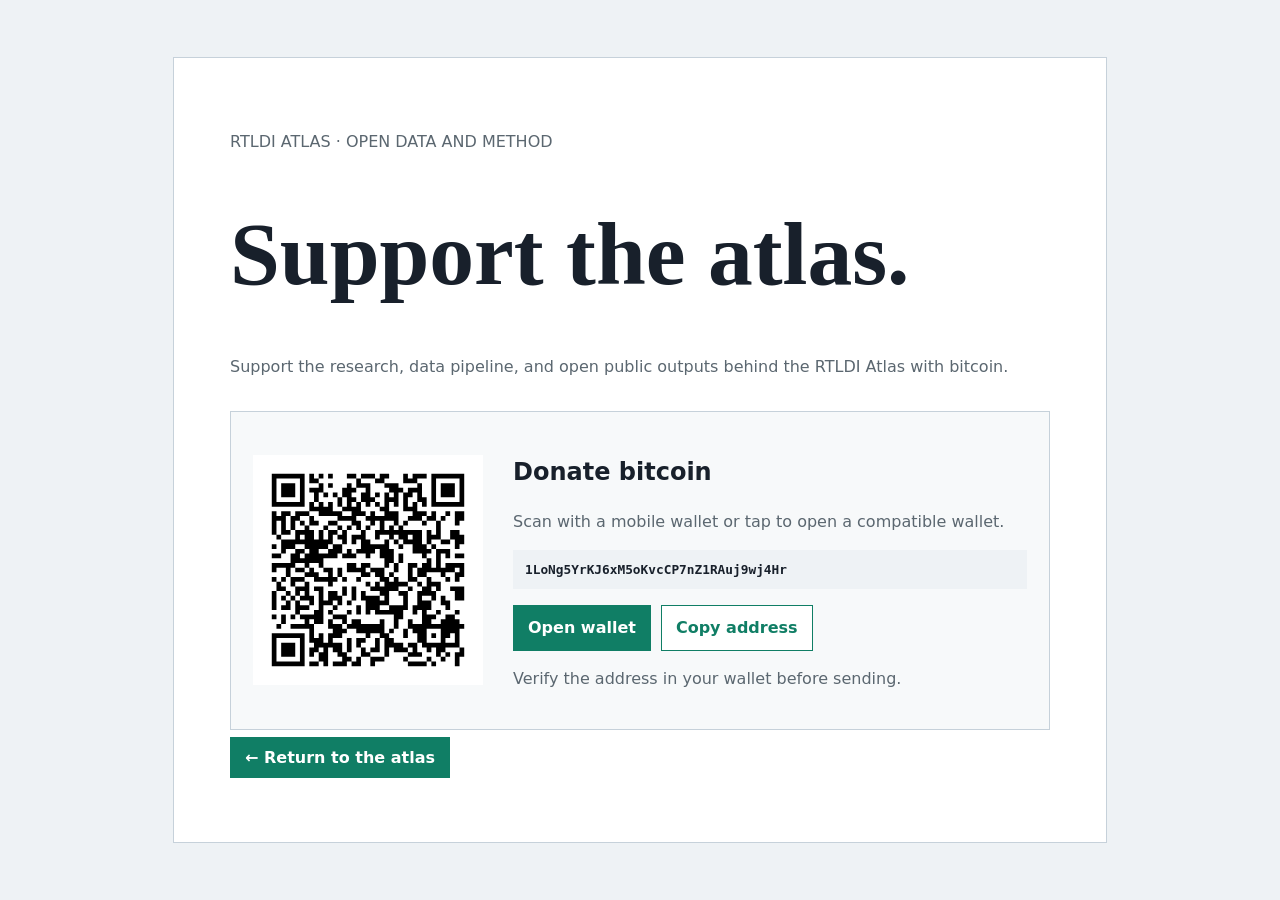
<file: donate.html>
<!doctype html><html lang="en"><head><meta charset="utf-8"><meta name="viewport" content="width=device-width,initial-scale=1"><title>Support RTLDI Atlas</title><style>:root{color:#18202b;background:#eef2f5;font:16px/1.5 Inter,system-ui,sans-serif}body{margin:0;min-height:100vh;display:grid;place-items:center}main{width:min(820px,calc(100% - 32px));padding:clamp(24px,5vw,56px);border:1px solid #c6d1da;background:#fff}h1{font:700 clamp(2.4rem,7vw,6rem)/.9 Georgia,serif}p{color:#5b6770}.card{display:grid;grid-template-columns:230px 1fr;gap:30px;align-items:center;margin-top:32px;padding:22px;border:1px solid #c6d1da;background:#f7f9fa}.qr{width:230px;background:#fff}.address{display:block;overflow-wrap:anywhere;padding:12px;background:#eef2f5;font:700 .8rem ui-monospace,monospace}.actions{display:flex;flex-wrap:wrap;gap:10px;margin-top:16px}a,button{padding:10px 14px;border:1px solid #107e65;background:#fff;color:#107e65;font:inherit;font-weight:700;text-decoration:none;cursor:pointer}a:first-child{background:#107e65;color:#fff}@media(max-width:600px){.card{grid-template-columns:1fr}.qr{width:min(230px,100%)}}</style></head><body><main><p>RTLDI ATLAS · OPEN DATA AND METHOD</p><h1>Support the atlas.</h1><p>Support the research, data pipeline, and open public outputs behind the RTLDI Atlas with bitcoin.</p><section class="card"><img class="qr" src="bitcoin-donation.svg" alt="QR code for a bitcoin donation"><div><h2>Donate bitcoin</h2><p>Scan with a mobile wallet or tap to open a compatible wallet.</p><code class="address">1LoNg5YrKJ6xM5oKvcCP7nZ1RAuj9wj4Hr</code><div class="actions"><a href="bitcoin:1LoNg5YrKJ6xM5oKvcCP7nZ1RAuj9wj4Hr?message=Support%20independent%20research%20and%20public%20tools">Open wallet</a><button id="copy" type="button">Copy address</button></div><p id="status">Verify the address in your wallet before sending.</p></div></section><p><a href="outputs/html-atlas/index.html">← Return to the atlas</a></p></main><script>copy.onclick=async()=>{try{await navigator.clipboard.writeText('1LoNg5YrKJ6xM5oKvcCP7nZ1RAuj9wj4Hr');status.textContent='Address copied.'}catch(_){status.textContent='Select the address to copy it.'}}</script></body></html>
</file>
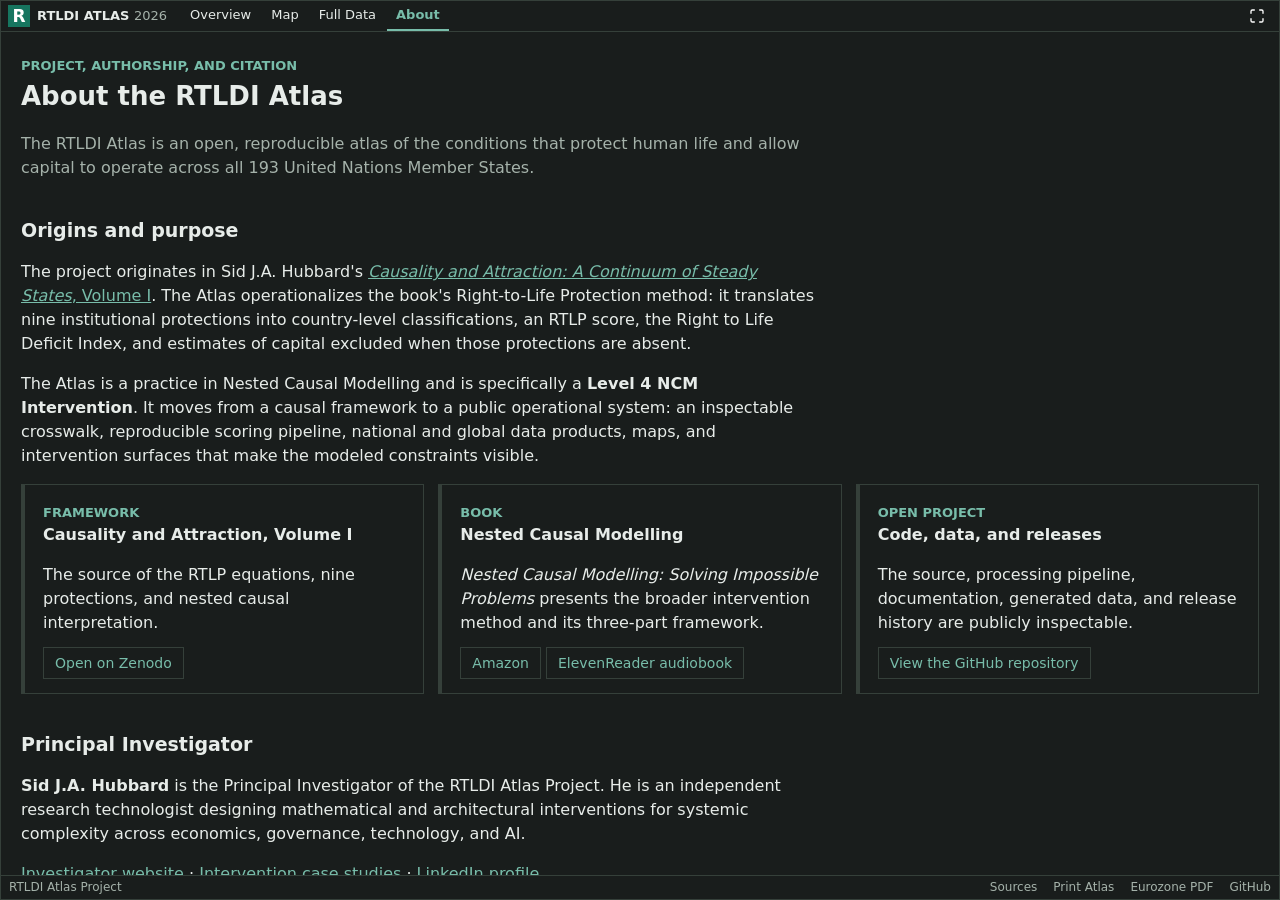
<file: outputs/html-atlas/about.html>
<!DOCTYPE html>
<html lang="en"><head>
<!-- RTLDI app frame -->
<link rel="manifest" href="manifest.webmanifest">
<meta name="theme-color" content="#16755f">
<meta name="apple-mobile-web-app-capable" content="yes">
<link rel="apple-touch-icon" href="assets/icon-180.png">
<link rel="icon" href="assets/icon-192.png" type="image/png">
<link rel="stylesheet" href="embedded.css">
<script src="bootstrap.js"></script>
<meta charset="UTF-8"><meta name="viewport" content="width=device-width,initial-scale=1">
<title>About the RTLDI Atlas | RTLDI Atlas 2026</title>
<script>
(function () {
  var now = new Date();
  var hour = now.getHours() + now.getMinutes() / 60;
  document.documentElement.dataset.theme = (hour < 7 || hour >= 19) ? 'night' : 'day';
})();
</script>
<style>
:root{--ink:#18202b;--muted:#5b6770;--rule:#c6d1da;--panel:#f4f8fa;--accent:#107e65;--warn:#9a5a16}
*{box-sizing:border-box}body{margin:0;background:#eef2f5;color:var(--ink);font:17px/1.6 Inter,system-ui,sans-serif}
.shell{max-width:1180px;margin:auto;background:white;min-height:100vh}
.brand{display:flex;gap:12px;align-items:center;font-weight:700}.mark{width:38px;height:38px;background:var(--accent);color:white;display:grid;place-items:center;font-size:22px}
nav{display:flex;gap:8px;flex-wrap:wrap}nav a,.button{border:1px solid var(--rule);padding:7px 11px;color:var(--ink);text-decoration:none;font-size:14px}nav a:hover,.button:hover{background:var(--panel)}
main{padding:42px 24px 70px}.hero{border-left:5px solid var(--accent);padding-left:20px;max-width:930px;margin-bottom:34px}.eyebrow{color:var(--accent);font-size:13px;font-weight:700;text-transform:uppercase}h1{font-size:clamp(2.2rem,5vw,4rem);line-height:1.04;margin:5px 0 12px}h2{font-size:1.55rem;margin:36px 0 12px}h3{font-size:1.12rem;margin:0 0 8px}p{max-width:850px}.lede{font-size:20px;color:var(--muted)}
.grid{display:grid;grid-template-columns:repeat(auto-fit,minmax(290px,1fr));gap:14px}.card{scroll-margin-top:130px;border:1px solid var(--rule);border-left:4px solid var(--accent);padding:18px;background:white}.total{font-size:27px;font-weight:750;font-variant-numeric:tabular-nums}.meta{color:var(--muted);font-size:14px}code{background:#edf3f5;padding:2px 5px}.citation-text{display:block;max-width:900px;padding:14px 16px;border-left:4px solid var(--accent);white-space:normal;font-size:14px;line-height:1.55}table{width:100%;border-collapse:collapse;margin:12px 0 24px}th,td{border-bottom:1px solid var(--rule);padding:10px;text-align:left;vertical-align:top}th{background:var(--panel);font-size:13px;text-transform:uppercase}.num{text-align:right;font-variant-numeric:tabular-nums}.callout{border:1px solid #e0c18e;border-left:5px solid var(--warn);background:#fff9ef;padding:16px;margin:20px 0}.bar{height:10px;background:#dfe8e8;margin-top:10px}.bar span{display:block;height:100%;background:var(--accent)}a{color:#0f766e}ul{padding-left:22px}.jump-nav{display:flex;gap:6px;flex-wrap:wrap;margin:22px 0 28px}.jump-nav a{min-width:36px;padding:6px 9px;border:1px solid var(--rule);text-align:center;text-decoration:none;font-size:13px;font-weight:700}@media(max-width:650px){main{padding:28px 16px 50px}}
html[data-theme="night"] body{--ink:var(--site-ink);--muted:var(--site-muted);--rule:var(--site-rule);--panel:var(--site-surface-soft);--accent:var(--site-accent);--warn:#f2b766}
html[data-theme="night"] .card,html[data-theme="night"] td{background:var(--site-surface);border-color:var(--site-rule)}html[data-theme="night"] th{background:var(--site-surface-soft)}html[data-theme="night"] .callout{background:#2a2114;border-color:#76552a}html[data-theme="night"] .bar{background:#334155}html[data-theme="night"] h1,html[data-theme="night"] h2,html[data-theme="night"] h3{color:var(--site-ink)}

  :root {
    --site-bg: #eef2f5;
    --site-surface: #ffffff;
    --site-surface-soft: #f5f8fa;
    --site-ink: #18202b;
    --site-muted: #5b6770;
    --site-rule: #c6d1da;
    --site-accent: #107e65;
    --site-accent-strong: #0b6754;
    color-scheme: light;
  }
  html[data-theme="night"] {
    --site-bg: #08111f;
    --site-surface: #111827;
    --site-surface-soft: #0f172a;
    --site-ink: #e5edf7;
    --site-muted: #9aa9bb;
    --site-rule: #334155;
    --site-accent: #2dd4bf;
    --site-accent-strong: #5eead4;
    color-scheme: dark;
  }
  html { background: var(--site-bg); }
  body { background: var(--site-bg); color: var(--site-ink); }
  .site-shell { background: var(--site-surface); color: var(--site-ink); }
  .site-header {
    position: sticky;
    inset-block-start: 0;
    z-index: 100;
    width: 100%;
    display: block;
    padding: 0;
    border: 0;
    border-bottom: 1px solid var(--site-rule);
    background: color-mix(in srgb, var(--site-surface) 96%, transparent);
    backdrop-filter: blur(12px);
  }
  .site-header-inner {
    min-height: 66px;
    padding: 10px 24px;
    display: grid;
    grid-template-columns: minmax(190px, auto) 1fr;
    align-items: center;
    gap: 24px;
  }
  .site-brand {
    min-width: 0;
    display: flex;
    align-items: center;
    gap: 11px;
    color: var(--site-ink);
    text-decoration: none;
  }
  .site-brand-mark {
    flex: 0 0 36px;
    width: 36px;
    height: 36px;
    display: grid;
    place-items: center;
    background: var(--site-accent);
    color: #fff;
    font-size: 21px;
    font-weight: 750;
  }
  .site-brand-copy { min-width: 0; }
  .site-brand-name {
    display: block;
    font-size: 16px;
    line-height: 1.15;
    font-weight: 720;
    white-space: nowrap;
  }
  .site-page-label {
    display: block;
    margin-top: 3px;
    color: var(--site-muted);
    font-size: 12px;
    line-height: 1.15;
    white-space: nowrap;
    overflow: hidden;
    text-overflow: ellipsis;
    max-width: 260px;
  }
  .site-primary-nav {
    min-width: 0;
    display: flex;
    align-items: center;
    justify-content: flex-end;
    gap: 3px;
  }
  .site-nav-link {
    min-height: 38px;
    padding: 8px 10px;
    border: 0;
    border-bottom: 2px solid transparent;
    display: inline-flex;
    align-items: center;
    justify-content: center;
    color: var(--site-muted);
    background: transparent;
    text-decoration: none;
    font-size: 14px;
    font-weight: 590;
    white-space: nowrap;
  }
  .site-nav-link:hover {
    color: var(--site-ink);
    background: var(--site-surface-soft);
  }
  .site-nav-link[aria-current="page"] {
    color: var(--site-accent-strong);
    border-bottom-color: var(--site-accent);
  }
  .site-nav-link.site-print-link {
    margin-left: 5px;
    border: 1px solid var(--site-rule);
    border-bottom-width: 1px;
    color: var(--site-ink);
  }
  .site-mobile-menu { display: none; }
  .site-context-nav {
    min-height: 44px;
    padding: 0 24px;
    border-bottom: 1px solid var(--site-rule);
    display: flex;
    align-items: center;
    gap: 6px;
    overflow-x: auto;
    background: var(--site-surface-soft);
    scrollbar-width: thin;
  }
  .site-context-label {
    margin-right: 5px;
    color: var(--site-muted);
    font-size: 12px;
    font-weight: 700;
    text-transform: uppercase;
    white-space: nowrap;
  }
  .site-context-link {
    padding: 6px 9px;
    border: 1px solid transparent;
    color: var(--site-muted);
    text-decoration: none;
    font-size: 13px;
    font-weight: 600;
    white-space: nowrap;
  }
  .site-context-link:hover {
    color: var(--site-ink);
    border-color: var(--site-rule);
    background: var(--site-surface);
  }
  .site-context-link[aria-current="page"] {
    color: var(--site-accent-strong);
    border-color: var(--site-rule);
    background: var(--site-surface);
  }
  .site-footer {
    padding: 24px;
    border-top: 1px solid var(--site-rule);
    display: flex;
    align-items: flex-start;
    justify-content: space-between;
    gap: 24px;
    color: var(--site-muted);
    background: var(--site-surface-soft);
    font-size: 13px;
    line-height: 1.5;
  }
  .site-footer-credit { max-width: 720px; }
  .site-footer strong { color: var(--site-ink); }
  .site-footer-links {
    display: flex;
    flex-wrap: wrap;
    justify-content: flex-end;
    gap: 6px 14px;
  }
  .site-footer a {
    color: var(--site-accent-strong);
    text-decoration: none;
  }
  .site-footer a:hover {
    text-decoration: underline;
    text-underline-offset: 3px;
  }
  html[data-theme="night"] .site-shell,
  html[data-theme="night"] .shell,
  html[data-theme="night"] .max-w-screen-xl {
    background: var(--site-surface) !important;
  }
  html[data-theme="night"] code {
    background: #1e293b;
    color: #dbeafe;
  }
  @media (max-width: 980px) {
    .site-header-inner {
      grid-template-columns: 1fr auto;
      gap: 12px;
      padding: 10px 16px;
    }
    .site-primary-nav { display: none; }
    .site-mobile-menu {
      position: relative;
      display: block;
    }
    .site-mobile-menu summary {
      min-width: 74px;
      min-height: 38px;
      padding: 8px 11px;
      border: 1px solid var(--site-rule);
      display: flex;
      align-items: center;
      justify-content: center;
      color: var(--site-ink);
      background: var(--site-surface);
      cursor: pointer;
      font-size: 14px;
      font-weight: 650;
      list-style: none;
    }
    .site-mobile-menu summary::-webkit-details-marker { display: none; }
    .site-mobile-menu[open] summary {
      border-color: var(--site-accent);
      color: var(--site-accent-strong);
    }
    .site-mobile-links {
      position: absolute;
      inset-block-start: calc(100% + 8px);
      inset-inline-end: 0;
      width: min(290px, calc(100vw - 32px));
      padding: 8px;
      border: 1px solid var(--site-rule);
      background: var(--site-surface);
      box-shadow: 0 14px 36px rgba(15, 23, 42, .18);
      display: grid;
      gap: 2px;
    }
    .site-mobile-links .site-nav-link {
      width: 100%;
      justify-content: flex-start;
      border: 0;
    }
    .site-mobile-links .site-nav-link[aria-current="page"] {
      background: var(--site-surface-soft);
      box-shadow: inset 3px 0 0 var(--site-accent);
    }
    .site-mobile-links .site-print-link { margin: 5px 0 0; }
    .site-context-nav { padding-inline: 16px; }
    .site-footer {
      padding: 22px 16px;
      flex-direction: column;
      gap: 14px;
    }
    .site-footer-links { justify-content: flex-start; }
  }
  @media (max-width: 520px) {
    .site-page-label { max-width: 190px; }
    .site-brand-name { font-size: 15px; }
  }

</style></head><body><div class="shell site-shell"><header class="site-header">
  <div class="site-header-inner">
    <a class="site-brand" href="index.html">
      <span class="site-brand-mark" aria-hidden="true">R</span>
      <span class="site-brand-copy">
        <span class="site-brand-name">RTLDI ATLAS 2026</span>
        <span class="site-page-label">About the Project</span>
      </span>
    </a>
    <nav class="site-primary-nav" aria-label="Primary"><a class="site-nav-link" href="index.html">Overview</a><a class="site-nav-link" href="global_interactive.html">Map</a><a class="site-nav-link" href="full_data.html">Full Data</a><a class="site-nav-link" href="levers.html">Levers</a><a class="site-nav-link" href="regression.html">Regression</a><a class="site-nav-link" href="vdem.html">Sources</a><a class="site-nav-link" href="about.html" aria-current="page">About</a><a class="site-nav-link site-print-link" href="../atlas/RTLDI_ATLAS_2026_ebook.pdf?v=2026.8.5">Print Atlas</a></nav>
    <details class="site-mobile-menu">
      <summary>Menu</summary>
      <nav class="site-mobile-links" aria-label="Primary mobile"><a class="site-nav-link" href="index.html">Overview</a><a class="site-nav-link" href="global_interactive.html">Map</a><a class="site-nav-link" href="full_data.html">Full Data</a><a class="site-nav-link" href="levers.html">Levers</a><a class="site-nav-link" href="regression.html">Regression</a><a class="site-nav-link" href="vdem.html">Sources</a><a class="site-nav-link" href="about.html" aria-current="page">About</a><a class="site-nav-link site-print-link" href="../atlas/RTLDI_ATLAS_2026_ebook.pdf?v=2026.8.5">Print Atlas</a></nav>
    </details>
  </div>
</header><main><section class="hero"><div class="eyebrow">Project, authorship, and citation</div><h1>About the RTLDI Atlas</h1></section><p class="lede">The RTLDI Atlas is an open, reproducible atlas of the conditions that protect human life and allow capital to operate across all 193 United Nations Member States.</p>
        <h2>Origins and purpose</h2>
        <p>The project originates in Sid J.A. Hubbard's <a href="https://doi.org/10.5281/zenodo.19468550"><em>Causality and Attraction: A Continuum of Steady States</em>, Volume I</a>. The Atlas operationalizes the book's Right-to-Life Protection method: it translates nine institutional protections into country-level classifications, an RTLP score, the Right to Life Deficit Index, and estimates of capital excluded when those protections are absent.</p>
        <p>The Atlas is a practice in Nested Causal Modelling and is specifically a <strong>Level 4 NCM Intervention</strong>. It moves from a causal framework to a public operational system: an inspectable crosswalk, reproducible scoring pipeline, national and global data products, maps, and intervention surfaces that make the modeled constraints visible.</p>
        <div class="grid">
          <article class="card"><div class="eyebrow">Framework</div><h3>Causality and Attraction, Volume I</h3><p>The source of the RTLP equations, nine protections, and nested causal interpretation.</p><a class="button" href="https://doi.org/10.5281/zenodo.19468550">Open on Zenodo</a></article>
          <article class="card"><div class="eyebrow">Book</div><h3>Nested Causal Modelling</h3><p><em>Nested Causal Modelling: Solving Impossible Problems</em> presents the broader intervention method and its three-part framework.</p><a class="button" href="https://www.amazon.com/dp/B0H8K4C3S6">Amazon</a> <a class="button" href="https://elevenreader.io/audiobooks/nested-causal-modelling-audiobook/8Mj5lsaUYs3WwjKAn1Xu">ElevenReader audiobook</a></article>
          <article class="card"><div class="eyebrow">Open project</div><h3>Code, data, and releases</h3><p>The source, processing pipeline, documentation, generated data, and release history are publicly inspectable.</p><a class="button" href="https://github.com/SJAH9/rtldi-atlas">View the GitHub repository</a></article>
        </div>
        <h2>Principal Investigator</h2>
        <p><strong>Sid J.A. Hubbard</strong> is the Principal Investigator of the RTLDI Atlas Project. He is an independent research technologist designing mathematical and architectural interventions for systemic complexity across economics, governance, technology, and AI.</p>
        <p><a href="https://sidhubbard.com/">Investigator website</a> · <a href="https://sidhubbard.com/#interventions">Intervention case studies</a> · <a href="https://www.linkedin.com/in/sidhubbard">LinkedIn profile</a></p>
        <div class="callout"><strong>Production disclosure.</strong> At this stage, the entirety of the Atlas project is written, directed, and engineered by its Principal Investigator with the assistance of multiple AI and data-science tools used in research, software development, analysis, validation, and production. Responsibility for the project's methods, decisions, interpretations, and releases rests with the Principal Investigator.</div>
        <h2>Open source and rights</h2>
        <p>The RTLDI Atlas repository, including its code, data-processing pipeline, documentation, and generated outputs, is open source under the <a href="https://github.com/SJAH9/rtldi-atlas/blob/main/LICENSE">MIT License</a>. The license permits use, modification, redistribution, and commercial use while requiring preservation of the copyright and license notice.</p>
        <p>The underlying theoretical framework and book content are separate works. <em>Causality and Attraction</em> remains under its original copyright and CC BY-NC-ND 4.0 terms; it is not relicensed by the Atlas repository's MIT License.</p>
        <h2>How to cite the Atlas</h2>
        <code class="citation-text">RTLDI Atlas Project. (2026). RTLDI Atlas of UN Member States [Data set and software]. Sid J.A. Hubbard, Principal Investigator. https://github.com/SJAH9/rtldi-atlas</code>
        <p>For the source theory, also cite Hubbard, Sid J.A. (2026), <em>Causality and Attraction: A Continuum of Steady States</em>, Volume I, Version 3, <a href="https://doi.org/10.5281/zenodo.19468550">doi:10.5281/zenodo.19468550</a>. Field-level attribution for the combined table is documented in the <a href="full_data.html#data-citation-heading">Full Data View</a>.</p></main><footer class="site-footer">
  <div class="site-footer-credit"><strong><a href="about.html">RTLDI Atlas Project</a></strong><br>Open-source atlas, data pipeline, and generated outputs released under the MIT License.</div>
  <nav class="site-footer-links" aria-label="Project information">
    <a href="about.html">About &amp; citation</a>
    <a href="https://github.com/SJAH9/rtldi-atlas">GitHub repository</a>
  </nav>
</footer></div><script>
(function () {
  function applyAtlasTheme() {
    var now = new Date();
    var hour = now.getHours() + now.getMinutes() / 60;
    var theme = (hour < 7 || hour >= 19) ? 'night' : 'day';
    var previous = document.documentElement.dataset.theme;
    document.documentElement.dataset.theme = theme;
    if (document.body) document.body.classList.toggle('night-mode', theme === 'night');
    if (previous !== theme) {
      window.dispatchEvent(new CustomEvent('rtldi-theme-change', {detail: {theme: theme}}));
    }
  }
  applyAtlasTheme();
  window.setInterval(applyAtlasTheme, 60 * 1000);
  document.addEventListener('visibilitychange', function () {
    if (!document.hidden) applyAtlasTheme();
  });
})();
</script></body></html>
</file>
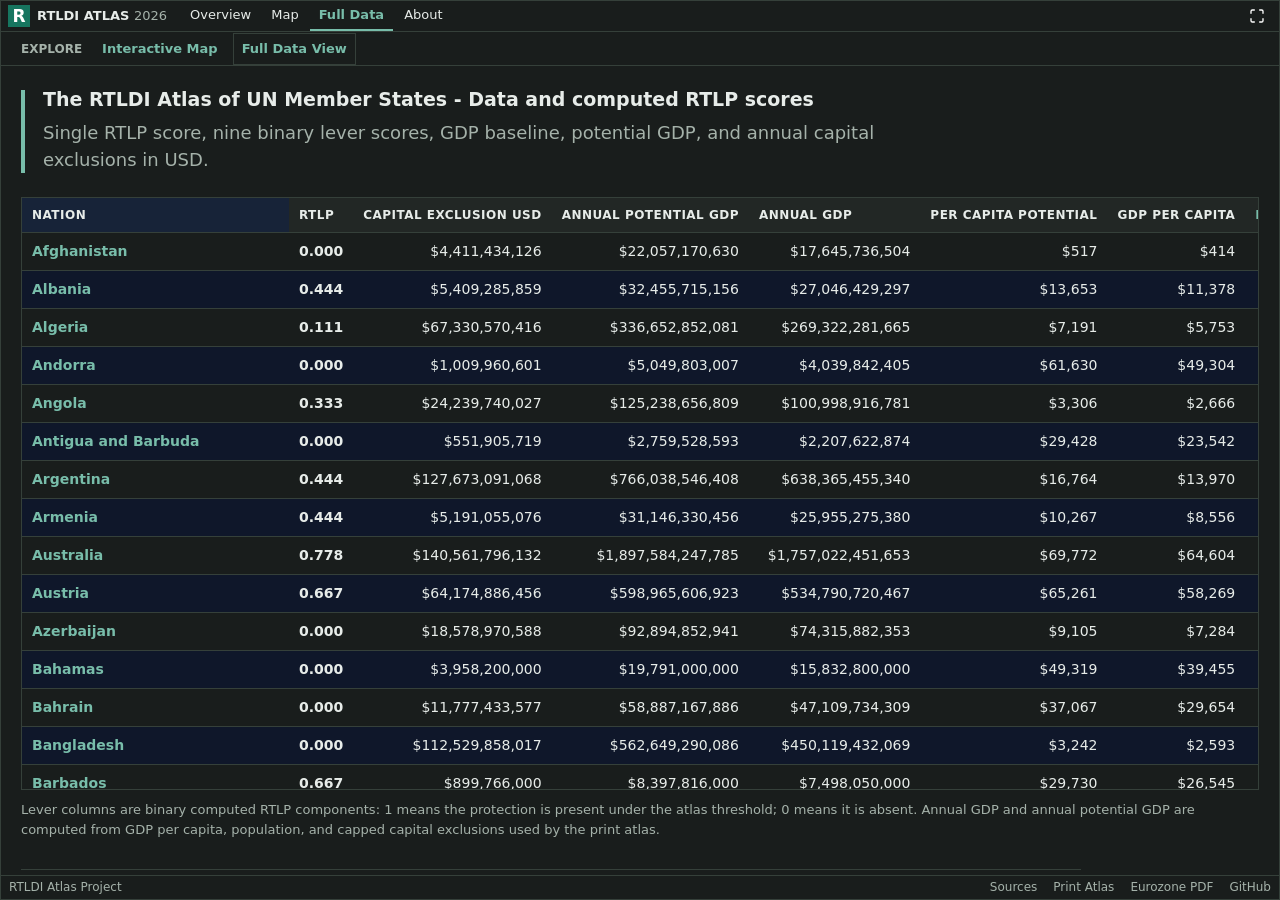
<file: outputs/html-atlas/full_data.html>
<!DOCTYPE html>
<html lang="en">
<head>
<!-- RTLDI app frame -->
<link rel="manifest" href="manifest.webmanifest">
<meta name="theme-color" content="#16755f">
<meta name="apple-mobile-web-app-capable" content="yes">
<link rel="apple-touch-icon" href="assets/icon-180.png">
<link rel="icon" href="assets/icon-192.png" type="image/png">
<link rel="stylesheet" href="embedded.css">
<script src="bootstrap.js"></script>

<meta charset="UTF-8">
<meta name="viewport" content="width=device-width, initial-scale=1.0">
<title>The RTLDI Atlas of UN Member States - Data and computed RTLP scores</title>
<link rel="alternate" type="application/rdf+xml" title="RTLDI Atlas 2026 RDF/XML" href="rtldi_atlas_2026.rdf">
<script>
(function () {
  var now = new Date();
  var hour = now.getHours() + now.getMinutes() / 60;
  document.documentElement.dataset.theme = (hour < 7 || hour >= 19) ? 'night' : 'day';
})();
</script>
<style>
  :root {
    --ink: #18202b;
    --muted: #5b6770;
    --rule: #c6d1da;
    --panel: #f7fafc;
    --accent: #107e65;
  }
  * { box-sizing: border-box; }
  body {
    margin: 0;
    background: #eef2f5;
    color: var(--ink);
    font-family: Inter, ui-sans-serif, system-ui, -apple-system, BlinkMacSystemFont, "Segoe UI", sans-serif;
    font-size: 16.5px;
    line-height: 1.55;
  }
  .shell {
    width: min(1440px, 100%);
    margin: 0 auto;
    background: #fff;
    min-height: 100vh;
  }
  header {
    position: sticky;
    top: 0;
    z-index: 20;
    background: rgba(255,255,255,.96);
    border-bottom: 1px solid #d8e0e7;
    padding: 16px 24px;
    display: flex;
    align-items: center;
    justify-content: space-between;
    gap: 16px;
  }
  .brand-row {
    display: flex;
    align-items: center;
    gap: 12px;
  }
  .brand-mark {
    width: 36px;
    height: 36px;
    background: var(--accent);
    color: #fff;
    display: inline-flex;
    align-items: center;
    justify-content: center;
    font-weight: 700;
    font-size: 21px;
  }
  h1 {
    margin: 0;
    font-size: 24px;
    line-height: 1.1;
    font-weight: 650;
    letter-spacing: 0;
  }
  .subhead {
    margin-top: 4px;
    color: var(--muted);
    font-size: 14px;
  }
  .actions {
    display: flex;
    gap: 8px;
    align-items: center;
    flex-wrap: wrap;
    justify-content: flex-end;
  }
  .button {
    display: inline-flex;
    align-items: center;
    justify-content: center;
    min-height: 34px;
    padding: 7px 10px;
    border: 1px solid #cbd5df;
    background: #fff;
    color: var(--ink);
    text-decoration: none;
    font-size: 14px;
  }
  .button.primary {
    background: var(--accent);
    border-color: var(--accent);
    color: #fff;
  }
  .button:hover { background: #f7fafc; }
  .button.primary:hover { background: #0f6f5b; }
  main { padding: 28px 24px 40px; }
  .title-block {
    border-left: 4px solid var(--accent);
    padding-left: 18px;
    max-width: 980px;
    margin-bottom: 24px;
  }
  .title-block h2 {
    margin: 0;
    font-size: clamp(2rem, 4vw, 3.3rem);
    line-height: 1;
    letter-spacing: 0;
  }
  .title-block p {
    margin: 10px 0 0;
    color: var(--muted);
    font-size: 18px;
  }
  .table-wrap {
    border: 1px solid var(--rule);
    overflow: auto;
    max-height: calc(100vh - 250px);
    background: #fff;
    box-shadow: inset 0 1px 0 rgba(255,255,255,.8);
  }
  table {
    width: 100%;
    border-collapse: collapse;
    min-width: 1720px;
  }
  th, td {
    border-bottom: 1px solid #e3e8ee;
    padding: 8px 10px;
    text-align: left;
    white-space: nowrap;
  }
  th {
    position: sticky;
    top: 0;
    z-index: 1;
    background: #eef6f4;
    color: #475569;
    font-size: 12px;
    text-transform: uppercase;
    letter-spacing: .04em;
  }
  th a { color: inherit; text-decoration: none; }
  th a:hover { color: var(--accent); text-decoration: underline; text-underline-offset: 3px; }
  td { font-size: 14px; }
  th:first-child, td:first-child {
    position: sticky;
    left: 0;
    z-index: 2;
    box-shadow: 1px 0 0 #e3e8ee;
  }
  th:first-child { z-index: 3; background: #e6f2ef; }
  td:first-child { background: #fff; }
  tr:nth-child(even) td:first-child { background: #fbfdff; }
  .country { font-weight: 650; color: #0f172a; }
  .country-link { color: #0f766e; text-decoration: none; }
  .country-link:hover { text-decoration: underline; text-underline-offset: 3px; }
  .num { text-align: right; font-variant-numeric: tabular-nums; }
  .score { font-weight: 650; color: #0f766e; }
  .lever { text-align: center; }
  tr:nth-child(even) td { background: #fbfdff; }
  tbody tr:hover td { background: #f0fdfa; }
  tbody tr:hover td:first-child { background: #eefbf7; }
  .note {
    margin-top: 10px;
    color: var(--muted);
    font-size: 13px;
  }
  .citation-panel {
    margin-top: 30px;
    padding-top: 26px;
    border-top: 1px solid var(--rule);
    max-width: 1060px;
  }
  .citation-panel h3 {
    margin: 0 0 8px;
    font-size: 22px;
  }
  .citation-panel p { max-width: 920px; }
  .citation-grid {
    margin-top: 18px;
    display: grid;
    grid-template-columns: repeat(3, 1fr);
    gap: 12px;
  }
  .citation-item {
    padding: 16px;
    border: 1px solid var(--rule);
    background: var(--panel);
  }
  .citation-item h4 { margin: 0 0 7px; font-size: 15px; }
  .citation-item p { margin: 0; color: var(--muted); font-size: 14px; }
  .citation-text {
    display: block;
    margin-top: 16px;
    padding: 14px 16px;
    border-left: 4px solid var(--accent);
    background: var(--panel);
    color: var(--ink);
    font: 14px/1.55 ui-monospace, SFMono-Regular, Menlo, Consolas, monospace;
    white-space: normal;
  }
  @media (max-width: 760px) {
    main { padding: 22px 16px 32px; }
    .citation-grid { grid-template-columns: 1fr; }
  }
  html[data-theme="night"] .table-wrap,
  html[data-theme="night"] table,
  html[data-theme="night"] td,
  html[data-theme="night"] td:first-child {
    background: var(--site-surface) !important;
    color: var(--site-ink);
    border-color: var(--site-rule);
  }
  html[data-theme="night"] th,
  html[data-theme="night"] th:first-child {
    background: #172338 !important;
    color: #cbd5e1;
    border-color: var(--site-rule);
  }
  html[data-theme="night"] tr:nth-child(even) td,
  html[data-theme="night"] tr:nth-child(even) td:first-child {
    background: #0f172a !important;
  }
  html[data-theme="night"] tbody tr:hover td,
  html[data-theme="night"] tbody tr:hover td:first-child {
    background: #13332f !important;
  }
  html[data-theme="night"] .country,
  html[data-theme="night"] .title-block h2 { color: var(--site-ink); }
  html[data-theme="night"] .citation-item,
  html[data-theme="night"] .citation-text {
    background: var(--site-surface-soft);
    border-color: var(--site-rule);
    color: var(--site-ink);
  }

  :root {
    --site-bg: #eef2f5;
    --site-surface: #ffffff;
    --site-surface-soft: #f5f8fa;
    --site-ink: #18202b;
    --site-muted: #5b6770;
    --site-rule: #c6d1da;
    --site-accent: #107e65;
    --site-accent-strong: #0b6754;
    color-scheme: light;
  }
  html[data-theme="night"] {
    --site-bg: #08111f;
    --site-surface: #111827;
    --site-surface-soft: #0f172a;
    --site-ink: #e5edf7;
    --site-muted: #9aa9bb;
    --site-rule: #334155;
    --site-accent: #2dd4bf;
    --site-accent-strong: #5eead4;
    color-scheme: dark;
  }
  html { background: var(--site-bg); }
  body { background: var(--site-bg); color: var(--site-ink); }
  .site-shell { background: var(--site-surface); color: var(--site-ink); }
  .site-header {
    position: sticky;
    inset-block-start: 0;
    z-index: 100;
    width: 100%;
    display: block;
    padding: 0;
    border: 0;
    border-bottom: 1px solid var(--site-rule);
    background: color-mix(in srgb, var(--site-surface) 96%, transparent);
    backdrop-filter: blur(12px);
  }
  .site-header-inner {
    min-height: 66px;
    padding: 10px 24px;
    display: grid;
    grid-template-columns: minmax(190px, auto) 1fr;
    align-items: center;
    gap: 24px;
  }
  .site-brand {
    min-width: 0;
    display: flex;
    align-items: center;
    gap: 11px;
    color: var(--site-ink);
    text-decoration: none;
  }
  .site-brand-mark {
    flex: 0 0 36px;
    width: 36px;
    height: 36px;
    display: grid;
    place-items: center;
    background: var(--site-accent);
    color: #fff;
    font-size: 21px;
    font-weight: 750;
  }
  .site-brand-copy { min-width: 0; }
  .site-brand-name {
    display: block;
    font-size: 16px;
    line-height: 1.15;
    font-weight: 720;
    white-space: nowrap;
  }
  .site-page-label {
    display: block;
    margin-top: 3px;
    color: var(--site-muted);
    font-size: 12px;
    line-height: 1.15;
    white-space: nowrap;
    overflow: hidden;
    text-overflow: ellipsis;
    max-width: 260px;
  }
  .site-primary-nav {
    min-width: 0;
    display: flex;
    align-items: center;
    justify-content: flex-end;
    gap: 3px;
  }
  .site-nav-link {
    min-height: 38px;
    padding: 8px 10px;
    border: 0;
    border-bottom: 2px solid transparent;
    display: inline-flex;
    align-items: center;
    justify-content: center;
    color: var(--site-muted);
    background: transparent;
    text-decoration: none;
    font-size: 14px;
    font-weight: 590;
    white-space: nowrap;
  }
  .site-nav-link:hover {
    color: var(--site-ink);
    background: var(--site-surface-soft);
  }
  .site-nav-link[aria-current="page"] {
    color: var(--site-accent-strong);
    border-bottom-color: var(--site-accent);
  }
  .site-nav-link.site-print-link {
    margin-left: 5px;
    border: 1px solid var(--site-rule);
    border-bottom-width: 1px;
    color: var(--site-ink);
  }
  .site-mobile-menu { display: none; }
  .site-context-nav {
    min-height: 44px;
    padding: 0 24px;
    border-bottom: 1px solid var(--site-rule);
    display: flex;
    align-items: center;
    gap: 6px;
    overflow-x: auto;
    background: var(--site-surface-soft);
    scrollbar-width: thin;
  }
  .site-context-label {
    margin-right: 5px;
    color: var(--site-muted);
    font-size: 12px;
    font-weight: 700;
    text-transform: uppercase;
    white-space: nowrap;
  }
  .site-context-link {
    padding: 6px 9px;
    border: 1px solid transparent;
    color: var(--site-muted);
    text-decoration: none;
    font-size: 13px;
    font-weight: 600;
    white-space: nowrap;
  }
  .site-context-link:hover {
    color: var(--site-ink);
    border-color: var(--site-rule);
    background: var(--site-surface);
  }
  .site-context-link[aria-current="page"] {
    color: var(--site-accent-strong);
    border-color: var(--site-rule);
    background: var(--site-surface);
  }
  .site-footer {
    padding: 24px;
    border-top: 1px solid var(--site-rule);
    display: flex;
    align-items: flex-start;
    justify-content: space-between;
    gap: 24px;
    color: var(--site-muted);
    background: var(--site-surface-soft);
    font-size: 13px;
    line-height: 1.5;
  }
  .site-footer-credit { max-width: 720px; }
  .site-footer strong { color: var(--site-ink); }
  .site-footer-links {
    display: flex;
    flex-wrap: wrap;
    justify-content: flex-end;
    gap: 6px 14px;
  }
  .site-footer a {
    color: var(--site-accent-strong);
    text-decoration: none;
  }
  .site-footer a:hover {
    text-decoration: underline;
    text-underline-offset: 3px;
  }
  html[data-theme="night"] .site-shell,
  html[data-theme="night"] .shell,
  html[data-theme="night"] .max-w-screen-xl {
    background: var(--site-surface) !important;
  }
  html[data-theme="night"] code {
    background: #1e293b;
    color: #dbeafe;
  }
  @media (max-width: 980px) {
    .site-header-inner {
      grid-template-columns: 1fr auto;
      gap: 12px;
      padding: 10px 16px;
    }
    .site-primary-nav { display: none; }
    .site-mobile-menu {
      position: relative;
      display: block;
    }
    .site-mobile-menu summary {
      min-width: 74px;
      min-height: 38px;
      padding: 8px 11px;
      border: 1px solid var(--site-rule);
      display: flex;
      align-items: center;
      justify-content: center;
      color: var(--site-ink);
      background: var(--site-surface);
      cursor: pointer;
      font-size: 14px;
      font-weight: 650;
      list-style: none;
    }
    .site-mobile-menu summary::-webkit-details-marker { display: none; }
    .site-mobile-menu[open] summary {
      border-color: var(--site-accent);
      color: var(--site-accent-strong);
    }
    .site-mobile-links {
      position: absolute;
      inset-block-start: calc(100% + 8px);
      inset-inline-end: 0;
      width: min(290px, calc(100vw - 32px));
      padding: 8px;
      border: 1px solid var(--site-rule);
      background: var(--site-surface);
      box-shadow: 0 14px 36px rgba(15, 23, 42, .18);
      display: grid;
      gap: 2px;
    }
    .site-mobile-links .site-nav-link {
      width: 100%;
      justify-content: flex-start;
      border: 0;
    }
    .site-mobile-links .site-nav-link[aria-current="page"] {
      background: var(--site-surface-soft);
      box-shadow: inset 3px 0 0 var(--site-accent);
    }
    .site-mobile-links .site-print-link { margin: 5px 0 0; }
    .site-context-nav { padding-inline: 16px; }
    .site-footer {
      padding: 22px 16px;
      flex-direction: column;
      gap: 14px;
    }
    .site-footer-links { justify-content: flex-start; }
  }
  @media (max-width: 520px) {
    .site-page-label { max-width: 190px; }
    .site-brand-name { font-size: 15px; }
  }

</style>
</head>
<body>
<div class="shell site-shell">
  <header class="site-header">
  <div class="site-header-inner">
    <a class="site-brand" href="index.html">
      <span class="site-brand-mark" aria-hidden="true">R</span>
      <span class="site-brand-copy">
        <span class="site-brand-name">RTLDI ATLAS 2026</span>
        <span class="site-page-label">Full Data View</span>
      </span>
    </a>
    <nav class="site-primary-nav" aria-label="Primary"><a class="site-nav-link" href="index.html">Overview</a><a class="site-nav-link" href="global_interactive.html">Map</a><a class="site-nav-link" href="full_data.html" aria-current="page">Full Data</a><a class="site-nav-link" href="levers.html">Levers</a><a class="site-nav-link" href="regression.html">Regression</a><a class="site-nav-link" href="vdem.html">Sources</a><a class="site-nav-link" href="about.html">About</a><a class="site-nav-link site-print-link" href="../atlas/RTLDI_ATLAS_2026_ebook.pdf?v=2026.8.5">Print Atlas</a></nav>
    <details class="site-mobile-menu">
      <summary>Menu</summary>
      <nav class="site-mobile-links" aria-label="Primary mobile"><a class="site-nav-link" href="index.html">Overview</a><a class="site-nav-link" href="global_interactive.html">Map</a><a class="site-nav-link" href="full_data.html" aria-current="page">Full Data</a><a class="site-nav-link" href="levers.html">Levers</a><a class="site-nav-link" href="regression.html">Regression</a><a class="site-nav-link" href="vdem.html">Sources</a><a class="site-nav-link" href="about.html">About</a><a class="site-nav-link site-print-link" href="../atlas/RTLDI_ATLAS_2026_ebook.pdf?v=2026.8.5">Print Atlas</a></nav>
    </details>
  </div>
</header>
  <nav class="site-context-nav" aria-label="Explore"><span class="site-context-label">Explore</span><a class="site-context-link" href="global_interactive.html">Interactive Map</a><a class="site-context-link" href="full_data.html" aria-current="page">Full Data View</a></nav>
  <main>
    <section class="title-block">
      <h2>The RTLDI Atlas of UN Member States - Data and computed RTLP scores</h2>
      <p>Single RTLP score, nine binary lever scores, GDP baseline, potential GDP, and annual capital exclusions in USD.</p>
    </section>
    <div class="table-wrap">
      <table>
        <thead>
          <tr>
            <th>Nation</th>
            <th>RTLP</th>
            <th>Capital exclusion USD</th>
            <th>Annual potential GDP</th>
            <th>Annual GDP</th>
            <th>Per capita potential</th>
            <th>GDP per capita</th>
            <th title="Socioeconomic Conditions"><a href="levers.html#lever-9">L9</a></th><th title="Freedom of Expression and Whistleblower Protections"><a href="levers.html#lever-8">L8</a></th><th title="Access to Justice"><a href="levers.html#lever-7">L7</a></th><th title="Civilian Protection in Conflict Zones"><a href="levers.html#lever-6">L6</a></th><th title="Freedom from Torture and Inhumane Treatment"><a href="levers.html#lever-5">L5</a></th><th title="Protection Against Arbitrary Detention"><a href="levers.html#lever-4">L4</a></th><th title="Law Enforcement Accountability"><a href="levers.html#lever-3">L3</a></th><th title="Independent Judiciary"><a href="levers.html#lever-2">L2</a></th><th title="Legal Protections"><a href="levers.html#lever-1">L1</a></th>
            <th>UN Region</th>
          </tr>
        </thead>
        <tbody>
          <tr><td class="country"><a href="global_interactive.html?country=AFG" class="country-link">Afghanistan</a></td><td class="num score">0.000</td><td class="num">$4,411,434,126</td><td class="num">$22,057,170,630</td><td class="num">$17,645,736,504</td><td class="num">$517</td><td class="num">$414</td><td class="num lever">0</td><td class="num lever">0</td><td class="num lever">0</td><td class="num lever">0</td><td class="num lever">0</td><td class="num lever">0</td><td class="num lever">0</td><td class="num lever">0</td><td class="num lever">0</td><td>Southern Asia</td></tr>
<tr><td class="country"><a href="global_interactive.html?country=ALB" class="country-link">Albania</a></td><td class="num score">0.444</td><td class="num">$5,409,285,859</td><td class="num">$32,455,715,156</td><td class="num">$27,046,429,297</td><td class="num">$13,653</td><td class="num">$11,378</td><td class="num lever">0</td><td class="num lever">1</td><td class="num lever">0</td><td class="num lever">1</td><td class="num lever">0</td><td class="num lever">1</td><td class="num lever">1</td><td class="num lever">0</td><td class="num lever">0</td><td>Southern Europe</td></tr>
<tr><td class="country"><a href="global_interactive.html?country=DZA" class="country-link">Algeria</a></td><td class="num score">0.111</td><td class="num">$67,330,570,416</td><td class="num">$336,652,852,081</td><td class="num">$269,322,281,665</td><td class="num">$7,191</td><td class="num">$5,753</td><td class="num lever">0</td><td class="num lever">0</td><td class="num lever">0</td><td class="num lever">0</td><td class="num lever">0</td><td class="num lever">1</td><td class="num lever">0</td><td class="num lever">0</td><td class="num lever">0</td><td>Northern Africa</td></tr>
<tr><td class="country"><a href="global_interactive.html?country=AND" class="country-link">Andorra</a></td><td class="num score">0.000</td><td class="num">$1,009,960,601</td><td class="num">$5,049,803,007</td><td class="num">$4,039,842,405</td><td class="num">$61,630</td><td class="num">$49,304</td><td class="num lever">0</td><td class="num lever">0</td><td class="num lever">0</td><td class="num lever">0</td><td class="num lever">0</td><td class="num lever">0</td><td class="num lever">0</td><td class="num lever">0</td><td class="num lever">0</td><td>Southern Europe</td></tr>
<tr><td class="country"><a href="global_interactive.html?country=AGO" class="country-link">Angola</a></td><td class="num score">0.333</td><td class="num">$24,239,740,027</td><td class="num">$125,238,656,809</td><td class="num">$100,998,916,781</td><td class="num">$3,306</td><td class="num">$2,666</td><td class="num lever">0</td><td class="num lever">1</td><td class="num lever">0</td><td class="num lever">1</td><td class="num lever">0</td><td class="num lever">1</td><td class="num lever">0</td><td class="num lever">0</td><td class="num lever">0</td><td>Middle Africa</td></tr>
<tr><td class="country"><a href="global_interactive.html?country=ATG" class="country-link">Antigua and Barbuda</a></td><td class="num score">0.000</td><td class="num">$551,905,719</td><td class="num">$2,759,528,593</td><td class="num">$2,207,622,874</td><td class="num">$29,428</td><td class="num">$23,542</td><td class="num lever">0</td><td class="num lever">0</td><td class="num lever">0</td><td class="num lever">0</td><td class="num lever">0</td><td class="num lever">0</td><td class="num lever">0</td><td class="num lever">0</td><td class="num lever">0</td><td>Caribbean</td></tr>
<tr><td class="country"><a href="global_interactive.html?country=ARG" class="country-link">Argentina</a></td><td class="num score">0.444</td><td class="num">$127,673,091,068</td><td class="num">$766,038,546,408</td><td class="num">$638,365,455,340</td><td class="num">$16,764</td><td class="num">$13,970</td><td class="num lever">1</td><td class="num lever">1</td><td class="num lever">0</td><td class="num lever">1</td><td class="num lever">0</td><td class="num lever">1</td><td class="num lever">0</td><td class="num lever">0</td><td class="num lever">0</td><td>South America</td></tr>
<tr><td class="country"><a href="global_interactive.html?country=ARM" class="country-link">Armenia</a></td><td class="num score">0.444</td><td class="num">$5,191,055,076</td><td class="num">$31,146,330,456</td><td class="num">$25,955,275,380</td><td class="num">$10,267</td><td class="num">$8,556</td><td class="num lever">1</td><td class="num lever">1</td><td class="num lever">0</td><td class="num lever">1</td><td class="num lever">0</td><td class="num lever">1</td><td class="num lever">0</td><td class="num lever">0</td><td class="num lever">0</td><td>Western Asia</td></tr>
<tr><td class="country"><a href="global_interactive.html?country=AUS" class="country-link">Australia</a></td><td class="num score">0.778</td><td class="num">$140,561,796,132</td><td class="num">$1,897,584,247,785</td><td class="num">$1,757,022,451,653</td><td class="num">$69,772</td><td class="num">$64,604</td><td class="num lever">0</td><td class="num lever">1</td><td class="num lever">1</td><td class="num lever">1</td><td class="num lever">0</td><td class="num lever">1</td><td class="num lever">1</td><td class="num lever">1</td><td class="num lever">1</td><td>Australia and New Zealand</td></tr>
<tr><td class="country"><a href="global_interactive.html?country=AUT" class="country-link">Austria</a></td><td class="num score">0.667</td><td class="num">$64,174,886,456</td><td class="num">$598,965,606,923</td><td class="num">$534,790,720,467</td><td class="num">$65,261</td><td class="num">$58,269</td><td class="num lever">1</td><td class="num lever">1</td><td class="num lever">0</td><td class="num lever">1</td><td class="num lever">0</td><td class="num lever">1</td><td class="num lever">1</td><td class="num lever">1</td><td class="num lever">0</td><td>Western Europe</td></tr>
<tr><td class="country"><a href="global_interactive.html?country=AZE" class="country-link">Azerbaijan</a></td><td class="num score">0.000</td><td class="num">$18,578,970,588</td><td class="num">$92,894,852,941</td><td class="num">$74,315,882,353</td><td class="num">$9,105</td><td class="num">$7,284</td><td class="num lever">0</td><td class="num lever">0</td><td class="num lever">0</td><td class="num lever">0</td><td class="num lever">0</td><td class="num lever">0</td><td class="num lever">0</td><td class="num lever">0</td><td class="num lever">0</td><td>Western Asia</td></tr>
<tr><td class="country"><a href="global_interactive.html?country=BHS" class="country-link">Bahamas</a></td><td class="num score">0.000</td><td class="num">$3,958,200,000</td><td class="num">$19,791,000,000</td><td class="num">$15,832,800,000</td><td class="num">$49,319</td><td class="num">$39,455</td><td class="num lever">0</td><td class="num lever">0</td><td class="num lever">0</td><td class="num lever">0</td><td class="num lever">0</td><td class="num lever">0</td><td class="num lever">0</td><td class="num lever">0</td><td class="num lever">0</td><td>Caribbean</td></tr>
<tr><td class="country"><a href="global_interactive.html?country=BHR" class="country-link">Bahrain</a></td><td class="num score">0.000</td><td class="num">$11,777,433,577</td><td class="num">$58,887,167,886</td><td class="num">$47,109,734,309</td><td class="num">$37,067</td><td class="num">$29,654</td><td class="num lever">0</td><td class="num lever">0</td><td class="num lever">0</td><td class="num lever">0</td><td class="num lever">0</td><td class="num lever">0</td><td class="num lever">0</td><td class="num lever">0</td><td class="num lever">0</td><td>Western Asia</td></tr>
<tr><td class="country"><a href="global_interactive.html?country=BGD" class="country-link">Bangladesh</a></td><td class="num score">0.000</td><td class="num">$112,529,858,017</td><td class="num">$562,649,290,086</td><td class="num">$450,119,432,069</td><td class="num">$3,242</td><td class="num">$2,593</td><td class="num lever">0</td><td class="num lever">0</td><td class="num lever">0</td><td class="num lever">0</td><td class="num lever">0</td><td class="num lever">0</td><td class="num lever">0</td><td class="num lever">0</td><td class="num lever">0</td><td>Southern Asia</td></tr>
<tr><td class="country"><a href="global_interactive.html?country=BRB" class="country-link">Barbados</a></td><td class="num score">0.667</td><td class="num">$899,766,000</td><td class="num">$8,397,816,000</td><td class="num">$7,498,050,000</td><td class="num">$29,730</td><td class="num">$26,545</td><td class="num lever">0</td><td class="num lever">1</td><td class="num lever">0</td><td class="num lever">1</td><td class="num lever">1</td><td class="num lever">1</td><td class="num lever">1</td><td class="num lever">1</td><td class="num lever">0</td><td>Caribbean</td></tr>
<tr><td class="country"><a href="global_interactive.html?country=BLR" class="country-link">Belarus</a></td><td class="num score">0.000</td><td class="num">$18,990,466,368</td><td class="num">$94,952,331,840</td><td class="num">$75,961,865,472</td><td class="num">$10,397</td><td class="num">$8,318</td><td class="num lever">0</td><td class="num lever">0</td><td class="num lever">0</td><td class="num lever">0</td><td class="num lever">0</td><td class="num lever">0</td><td class="num lever">0</td><td class="num lever">0</td><td class="num lever">0</td><td>Eastern Europe</td></tr>
<tr><td class="country"><a href="global_interactive.html?country=BEL" class="country-link">Belgium</a></td><td class="num score">1.000</td><td class="num">$0</td><td class="num">$671,370,081,636</td><td class="num">$671,370,081,636</td><td class="num">$56,615</td><td class="num">$56,615</td><td class="num lever">1</td><td class="num lever">1</td><td class="num lever">1</td><td class="num lever">1</td><td class="num lever">1</td><td class="num lever">1</td><td class="num lever">1</td><td class="num lever">1</td><td class="num lever">1</td><td>Western Europe</td></tr>
<tr><td class="country"><a href="global_interactive.html?country=BLZ" class="country-link">Belize</a></td><td class="num score">0.000</td><td class="num">$800,907,950</td><td class="num">$4,004,539,750</td><td class="num">$3,203,631,800</td><td class="num">$9,602</td><td class="num">$7,681</td><td class="num lever">0</td><td class="num lever">0</td><td class="num lever">0</td><td class="num lever">0</td><td class="num lever">0</td><td class="num lever">0</td><td class="num lever">0</td><td class="num lever">0</td><td class="num lever">0</td><td>Central America</td></tr>
<tr><td class="country"><a href="global_interactive.html?country=BEN" class="country-link">Benin</a></td><td class="num score">0.444</td><td class="num">$4,296,528,741</td><td class="num">$25,779,172,448</td><td class="num">$21,482,643,706</td><td class="num">$1,782</td><td class="num">$1,485</td><td class="num lever">0</td><td class="num lever">1</td><td class="num lever">0</td><td class="num lever">1</td><td class="num lever">0</td><td class="num lever">1</td><td class="num lever">1</td><td class="num lever">0</td><td class="num lever">0</td><td>Western Africa</td></tr>
<tr><td class="country"><a href="global_interactive.html?country=BTN" class="country-link">Bhutan</a></td><td class="num score">0.333</td><td class="num">$727,820,633</td><td class="num">$3,760,406,603</td><td class="num">$3,032,585,970</td><td class="num">$4,751</td><td class="num">$3,831</td><td class="num lever">0</td><td class="num lever">1</td><td class="num lever">0</td><td class="num lever">1</td><td class="num lever">0</td><td class="num lever">1</td><td class="num lever">0</td><td class="num lever">0</td><td class="num lever">0</td><td>Southern Asia</td></tr>
<tr><td class="country"><a href="global_interactive.html?country=BOL" class="country-link">Bolivia</a></td><td class="num score">0.222</td><td class="num">$13,720,331,863</td><td class="num">$68,601,659,316</td><td class="num">$54,881,327,453</td><td class="num">$5,526</td><td class="num">$4,421</td><td class="num lever">0</td><td class="num lever">1</td><td class="num lever">0</td><td class="num lever">1</td><td class="num lever">0</td><td class="num lever">0</td><td class="num lever">0</td><td class="num lever">0</td><td class="num lever">0</td><td>South America</td></tr>
<tr><td class="country"><a href="global_interactive.html?country=BIH" class="country-link">Bosnia and Herzegovina</a></td><td class="num score">0.444</td><td class="num">$5,922,714,405</td><td class="num">$35,536,286,427</td><td class="num">$29,613,572,023</td><td class="num">$11,231</td><td class="num">$9,359</td><td class="num lever">0</td><td class="num lever">1</td><td class="num lever">0</td><td class="num lever">1</td><td class="num lever">0</td><td class="num lever">1</td><td class="num lever">1</td><td class="num lever">0</td><td class="num lever">0</td><td>Southern Europe</td></tr>
<tr><td class="country"><a href="global_interactive.html?country=BWA" class="country-link">Botswana</a></td><td class="num score">0.333</td><td class="num">$4,656,495,243</td><td class="num">$24,058,558,756</td><td class="num">$19,402,063,513</td><td class="num">$9,543</td><td class="num">$7,696</td><td class="num lever">0</td><td class="num lever">1</td><td class="num lever">0</td><td class="num lever">1</td><td class="num lever">0</td><td class="num lever">1</td><td class="num lever">0</td><td class="num lever">0</td><td class="num lever">0</td><td>Southern Africa</td></tr>
<tr><td class="country"><a href="global_interactive.html?country=BRA" class="country-link">Brazil</a></td><td class="num score">0.444</td><td class="num">$437,164,329,789</td><td class="num">$2,622,985,978,733</td><td class="num">$2,185,821,648,944</td><td class="num">$12,373</td><td class="num">$10,311</td><td class="num lever">1</td><td class="num lever">1</td><td class="num lever">0</td><td class="num lever">1</td><td class="num lever">0</td><td class="num lever">1</td><td class="num lever">0</td><td class="num lever">0</td><td class="num lever">0</td><td>South America</td></tr>
<tr><td class="country"><a href="global_interactive.html?country=BRN" class="country-link">Brunei Darussalam</a></td><td class="num score">0.000</td><td class="num">$3,835,202,148</td><td class="num">$19,176,010,741</td><td class="num">$15,340,808,592</td><td class="num">$41,442</td><td class="num">$33,153</td><td class="num lever">0</td><td class="num lever">0</td><td class="num lever">0</td><td class="num lever">0</td><td class="num lever">0</td><td class="num lever">0</td><td class="num lever">0</td><td class="num lever">0</td><td class="num lever">0</td><td>South-eastern Asia</td></tr>
<tr><td class="country"><a href="global_interactive.html?country=BGR" class="country-link">Bulgaria</a></td><td class="num score">0.444</td><td class="num">$22,668,671,156</td><td class="num">$136,012,026,936</td><td class="num">$113,343,355,780</td><td class="num">$21,115</td><td class="num">$17,596</td><td class="num lever">1</td><td class="num lever">1</td><td class="num lever">0</td><td class="num lever">1</td><td class="num lever">0</td><td class="num lever">1</td><td class="num lever">0</td><td class="num lever">0</td><td class="num lever">0</td><td>Eastern Europe</td></tr>
<tr><td class="country"><a href="global_interactive.html?country=BFA" class="country-link">Burkina Faso</a></td><td class="num score">0.111</td><td class="num">$5,781,182,463</td><td class="num">$28,905,912,316</td><td class="num">$23,124,729,853</td><td class="num">$1,227</td><td class="num">$982</td><td class="num lever">0</td><td class="num lever">0</td><td class="num lever">0</td><td class="num lever">0</td><td class="num lever">0</td><td class="num lever">1</td><td class="num lever">0</td><td class="num lever">0</td><td class="num lever">0</td><td>Western Africa</td></tr>
<tr><td class="country"><a href="global_interactive.html?country=BDI" class="country-link">Burundi</a></td><td class="num score">0.000</td><td class="num">$770,608,267</td><td class="num">$3,853,041,334</td><td class="num">$3,082,433,067</td><td class="num">$274</td><td class="num">$219</td><td class="num lever">0</td><td class="num lever">0</td><td class="num lever">0</td><td class="num lever">0</td><td class="num lever">0</td><td class="num lever">0</td><td class="num lever">0</td><td class="num lever">0</td><td class="num lever">0</td><td>Eastern Africa</td></tr>
<tr><td class="country"><a href="global_interactive.html?country=CPV" class="country-link">Cabo Verde</a></td><td class="num score">0.556</td><td class="num">$436,066,264</td><td class="num">$3,161,480,415</td><td class="num">$2,725,414,151</td><td class="num">$6,023</td><td class="num">$5,192</td><td class="num lever">0</td><td class="num lever">1</td><td class="num lever">0</td><td class="num lever">1</td><td class="num lever">1</td><td class="num lever">1</td><td class="num lever">1</td><td class="num lever">0</td><td class="num lever">0</td><td>Western Africa</td></tr>
<tr><td class="country"><a href="global_interactive.html?country=KHM" class="country-link">Cambodia</a></td><td class="num score">0.000</td><td class="num">$11,588,161,759</td><td class="num">$57,940,808,797</td><td class="num">$46,352,647,037</td><td class="num">$3,285</td><td class="num">$2,628</td><td class="num lever">0</td><td class="num lever">0</td><td class="num lever">0</td><td class="num lever">0</td><td class="num lever">0</td><td class="num lever">0</td><td class="num lever">0</td><td class="num lever">0</td><td class="num lever">0</td><td>South-eastern Asia</td></tr>
<tr><td class="country"><a href="global_interactive.html?country=CMR" class="country-link">Cameroon</a></td><td class="num score">0.111</td><td class="num">$13,324,173,580</td><td class="num">$66,620,867,900</td><td class="num">$53,296,694,320</td><td class="num">$2,288</td><td class="num">$1,830</td><td class="num lever">0</td><td class="num lever">1</td><td class="num lever">0</td><td class="num lever">0</td><td class="num lever">0</td><td class="num lever">0</td><td class="num lever">0</td><td class="num lever">0</td><td class="num lever">0</td><td>Middle Africa</td></tr>
<tr><td class="country"><a href="global_interactive.html?country=CAN" class="country-link">Canada</a></td><td class="num score">0.667</td><td class="num">$269,236,419,196</td><td class="num">$2,512,873,245,830</td><td class="num">$2,243,636,826,634</td><td class="num">$60,861</td><td class="num">$54,340</td><td class="num lever">0</td><td class="num lever">1</td><td class="num lever">0</td><td class="num lever">1</td><td class="num lever">1</td><td class="num lever">1</td><td class="num lever">1</td><td class="num lever">1</td><td class="num lever">0</td><td>Northern America</td></tr>
<tr><td class="country"><a href="global_interactive.html?country=CAF" class="country-link">Central African Republic</a></td><td class="num score">0.111</td><td class="num">$687,873,570</td><td class="num">$3,439,367,851</td><td class="num">$2,751,494,281</td><td class="num">$645</td><td class="num">$516</td><td class="num lever">0</td><td class="num lever">1</td><td class="num lever">0</td><td class="num lever">0</td><td class="num lever">0</td><td class="num lever">0</td><td class="num lever">0</td><td class="num lever">0</td><td class="num lever">0</td><td>Middle Africa</td></tr>
<tr><td class="country"><a href="global_interactive.html?country=TCD" class="country-link">Chad</a></td><td class="num score">0.000</td><td class="num">$4,879,704,938</td><td class="num">$24,398,524,689</td><td class="num">$19,518,819,751</td><td class="num">$1,202</td><td class="num">$962</td><td class="num lever">0</td><td class="num lever">0</td><td class="num lever">0</td><td class="num lever">0</td><td class="num lever">0</td><td class="num lever">0</td><td class="num lever">0</td><td class="num lever">0</td><td class="num lever">0</td><td>Middle Africa</td></tr>
<tr><td class="country"><a href="global_interactive.html?country=CHL" class="country-link">Chile</a></td><td class="num score">0.889</td><td class="num">$13,210,685,495</td><td class="num">$343,477,822,866</td><td class="num">$330,267,137,372</td><td class="num">$17,378</td><td class="num">$16,710</td><td class="num lever">1</td><td class="num lever">1</td><td class="num lever">0</td><td class="num lever">1</td><td class="num lever">1</td><td class="num lever">1</td><td class="num lever">1</td><td class="num lever">1</td><td class="num lever">1</td><td>South America</td></tr>
<tr><td class="country"><a href="global_interactive.html?country=CHN" class="country-link">China</a></td><td class="num score">0.000</td><td class="num">$4,685,950,792,707</td><td class="num">$23,429,753,963,534</td><td class="num">$18,743,803,170,827</td><td class="num">$16,629</td><td class="num">$13,303</td><td class="num lever">0</td><td class="num lever">0</td><td class="num lever">0</td><td class="num lever">0</td><td class="num lever">0</td><td class="num lever">0</td><td class="num lever">0</td><td class="num lever">0</td><td class="num lever">0</td><td>Eastern Asia</td></tr>
<tr><td class="country"><a href="global_interactive.html?country=COL" class="country-link">Colombia</a></td><td class="num score">0.444</td><td class="num">$83,763,630,976</td><td class="num">$502,581,785,855</td><td class="num">$418,818,154,879</td><td class="num">$9,503</td><td class="num">$7,919</td><td class="num lever">1</td><td class="num lever">1</td><td class="num lever">0</td><td class="num lever">1</td><td class="num lever">0</td><td class="num lever">1</td><td class="num lever">0</td><td class="num lever">0</td><td class="num lever">0</td><td>South America</td></tr>
<tr><td class="country"><a href="global_interactive.html?country=COM" class="country-link">Comoros</a></td><td class="num score">0.111</td><td class="num">$360,247,864</td><td class="num">$1,801,239,319</td><td class="num">$1,440,991,455</td><td class="num">$2,078</td><td class="num">$1,663</td><td class="num lever">0</td><td class="num lever">1</td><td class="num lever">0</td><td class="num lever">0</td><td class="num lever">0</td><td class="num lever">0</td><td class="num lever">0</td><td class="num lever">0</td><td class="num lever">0</td><td>Eastern Africa</td></tr>
<tr><td class="country"><a href="global_interactive.html?country=COG" class="country-link">Congo Republic</a></td><td class="num score">0.000</td><td class="num">$3,929,996,519</td><td class="num">$19,649,982,596</td><td class="num">$15,719,986,077</td><td class="num">$3,103</td><td class="num">$2,482</td><td class="num lever">0</td><td class="num lever">0</td><td class="num lever">0</td><td class="num lever">0</td><td class="num lever">0</td><td class="num lever">0</td><td class="num lever">0</td><td class="num lever">0</td><td class="num lever">0</td><td>Middle Africa</td></tr>
<tr><td class="country"><a href="global_interactive.html?country=CRI" class="country-link">Costa Rica</a></td><td class="num score">0.889</td><td class="num">$3,814,016,927</td><td class="num">$99,164,440,104</td><td class="num">$95,350,423,177</td><td class="num">$19,331</td><td class="num">$18,587</td><td class="num lever">1</td><td class="num lever">1</td><td class="num lever">1</td><td class="num lever">1</td><td class="num lever">1</td><td class="num lever">1</td><td class="num lever">1</td><td class="num lever">0</td><td class="num lever">1</td><td>Central America</td></tr>
<tr><td class="country"><a href="global_interactive.html?country=HRV" class="country-link">Croatia</a></td><td class="num score">0.667</td><td class="num">$11,158,057,239</td><td class="num">$104,141,867,568</td><td class="num">$92,983,810,329</td><td class="num">$26,936</td><td class="num">$24,050</td><td class="num lever">1</td><td class="num lever">1</td><td class="num lever">0</td><td class="num lever">1</td><td class="num lever">1</td><td class="num lever">1</td><td class="num lever">1</td><td class="num lever">0</td><td class="num lever">0</td><td>Southern Europe</td></tr>
<tr><td class="country"><a href="global_interactive.html?country=CUB" class="country-link">Cuba</a></td><td class="num score">0.111</td><td class="num">$0</td><td class="num">$0</td><td class="num">$0</td><td class="num">$0</td><td class="num">$0</td><td class="num lever">0</td><td class="num lever">0</td><td class="num lever">0</td><td class="num lever">1</td><td class="num lever">0</td><td class="num lever">0</td><td class="num lever">0</td><td class="num lever">0</td><td class="num lever">0</td><td>Caribbean</td></tr>
<tr><td class="country"><a href="global_interactive.html?country=CYP" class="country-link">Cyprus</a></td><td class="num score">0.667</td><td class="num">$6,303,671,520</td><td class="num">$58,834,267,522</td><td class="num">$52,530,596,002</td><td class="num">$43,315</td><td class="num">$38,674</td><td class="num lever">1</td><td class="num lever">1</td><td class="num lever">0</td><td class="num lever">1</td><td class="num lever">1</td><td class="num lever">1</td><td class="num lever">1</td><td class="num lever">0</td><td class="num lever">0</td><td>Western Asia</td></tr>
<tr><td class="country"><a href="global_interactive.html?country=CZE" class="country-link">Czechia</a></td><td class="num score">0.889</td><td class="num">$13,881,362,517</td><td class="num">$360,915,425,446</td><td class="num">$347,034,062,928</td><td class="num">$33,096</td><td class="num">$31,823</td><td class="num lever">1</td><td class="num lever">1</td><td class="num lever">1</td><td class="num lever">1</td><td class="num lever">1</td><td class="num lever">1</td><td class="num lever">1</td><td class="num lever">0</td><td class="num lever">1</td><td>Eastern Europe</td></tr>
<tr><td class="country"><a href="global_interactive.html?country=CIV" class="country-link">Côte d&#x27;Ivoire</a></td><td class="num score">0.333</td><td class="num">$20,907,162,996</td><td class="num">$108,020,342,145</td><td class="num">$87,113,179,149</td><td class="num">$3,383</td><td class="num">$2,728</td><td class="num lever">0</td><td class="num lever">1</td><td class="num lever">0</td><td class="num lever">1</td><td class="num lever">0</td><td class="num lever">1</td><td class="num lever">0</td><td class="num lever">0</td><td class="num lever">0</td><td>Western Africa</td></tr>
<tr><td class="country"><a href="global_interactive.html?country=COD" class="country-link">DR Congo</a></td><td class="num score">0.111</td><td class="num">$17,740,546,448</td><td class="num">$88,702,732,238</td><td class="num">$70,962,185,791</td><td class="num">$812</td><td class="num">$649</td><td class="num lever">0</td><td class="num lever">1</td><td class="num lever">0</td><td class="num lever">0</td><td class="num lever">0</td><td class="num lever">0</td><td class="num lever">0</td><td class="num lever">0</td><td class="num lever">0</td><td>Middle Africa</td></tr>
<tr><td class="country"><a href="global_interactive.html?country=DNK" class="country-link">Denmark</a></td><td class="num score">1.000</td><td class="num">$0</td><td class="num">$424,524,722,037</td><td class="num">$424,524,722,037</td><td class="num">$71,026</td><td class="num">$71,026</td><td class="num lever">1</td><td class="num lever">1</td><td class="num lever">1</td><td class="num lever">1</td><td class="num lever">1</td><td class="num lever">1</td><td class="num lever">1</td><td class="num lever">1</td><td class="num lever">1</td><td>Northern Europe</td></tr>
<tr><td class="country"><a href="global_interactive.html?country=DJI" class="country-link">Djibouti</a></td><td class="num score">0.111</td><td class="num">$1,038,036,485</td><td class="num">$5,190,182,425</td><td class="num">$4,152,145,940</td><td class="num">$4,441</td><td class="num">$3,553</td><td class="num lever">0</td><td class="num lever">0</td><td class="num lever">0</td><td class="num lever">0</td><td class="num lever">0</td><td class="num lever">1</td><td class="num lever">0</td><td class="num lever">0</td><td class="num lever">0</td><td>Eastern Africa</td></tr>
<tr><td class="country"><a href="global_interactive.html?country=DMA" class="country-link">Dominica</a></td><td class="num score">0.000</td><td class="num">$172,220,370</td><td class="num">$861,101,852</td><td class="num">$688,881,481</td><td class="num">$13,007</td><td class="num">$10,405</td><td class="num lever">0</td><td class="num lever">0</td><td class="num lever">0</td><td class="num lever">0</td><td class="num lever">0</td><td class="num lever">0</td><td class="num lever">0</td><td class="num lever">0</td><td class="num lever">0</td><td>Caribbean</td></tr>
<tr><td class="country"><a href="global_interactive.html?country=DOM" class="country-link">Dominican Republic</a></td><td class="num score">0.444</td><td class="num">$24,856,449,128</td><td class="num">$149,138,694,766</td><td class="num">$124,282,245,639</td><td class="num">$13,051</td><td class="num">$10,876</td><td class="num lever">1</td><td class="num lever">1</td><td class="num lever">0</td><td class="num lever">1</td><td class="num lever">0</td><td class="num lever">0</td><td class="num lever">1</td><td class="num lever">0</td><td class="num lever">0</td><td>Caribbean</td></tr>
<tr><td class="country"><a href="global_interactive.html?country=ECU" class="country-link">Ecuador</a></td><td class="num score">0.333</td><td class="num">$29,922,257,928</td><td class="num">$154,598,332,628</td><td class="num">$124,676,074,700</td><td class="num">$8,525</td><td class="num">$6,875</td><td class="num lever">0</td><td class="num lever">1</td><td class="num lever">0</td><td class="num lever">1</td><td class="num lever">0</td><td class="num lever">1</td><td class="num lever">0</td><td class="num lever">0</td><td class="num lever">0</td><td>South America</td></tr>
<tr><td class="country"><a href="global_interactive.html?country=EGY" class="country-link">Egypt</a></td><td class="num score">0.111</td><td class="num">$97,264,977,751</td><td class="num">$486,324,888,754</td><td class="num">$389,059,911,004</td><td class="num">$4,173</td><td class="num">$3,338</td><td class="num lever">0</td><td class="num lever">0</td><td class="num lever">0</td><td class="num lever">0</td><td class="num lever">0</td><td class="num lever">1</td><td class="num lever">0</td><td class="num lever">0</td><td class="num lever">0</td><td>Northern Africa</td></tr>
<tr><td class="country"><a href="global_interactive.html?country=SLV" class="country-link">El Salvador</a></td><td class="num score">0.000</td><td class="num">$8,841,240,000</td><td class="num">$44,206,200,000</td><td class="num">$35,364,960,000</td><td class="num">$6,975</td><td class="num">$5,580</td><td class="num lever">0</td><td class="num lever">0</td><td class="num lever">0</td><td class="num lever">0</td><td class="num lever">0</td><td class="num lever">0</td><td class="num lever">0</td><td class="num lever">0</td><td class="num lever">0</td><td>Central America</td></tr>
<tr><td class="country"><a href="global_interactive.html?country=GNQ" class="country-link">Equatorial Guinea</a></td><td class="num score">0.000</td><td class="num">$3,191,444,419</td><td class="num">$15,957,222,096</td><td class="num">$12,765,777,677</td><td class="num">$8,432</td><td class="num">$6,745</td><td class="num lever">0</td><td class="num lever">0</td><td class="num lever">0</td><td class="num lever">0</td><td class="num lever">0</td><td class="num lever">0</td><td class="num lever">0</td><td class="num lever">0</td><td class="num lever">0</td><td>Middle Africa</td></tr>
<tr><td class="country"><a href="global_interactive.html?country=ERI" class="country-link">Eritrea</a></td><td class="num score">0.000</td><td class="num">$0</td><td class="num">$0</td><td class="num">$0</td><td class="num">$0</td><td class="num">$0</td><td class="num lever">0</td><td class="num lever">0</td><td class="num lever">0</td><td class="num lever">0</td><td class="num lever">0</td><td class="num lever">0</td><td class="num lever">0</td><td class="num lever">0</td><td class="num lever">0</td><td>Eastern Africa</td></tr>
<tr><td class="country"><a href="global_interactive.html?country=EST" class="country-link">Estonia</a></td><td class="num score">1.000</td><td class="num">$0</td><td class="num">$43,130,419,829</td><td class="num">$43,130,419,829</td><td class="num">$31,428</td><td class="num">$31,428</td><td class="num lever">1</td><td class="num lever">1</td><td class="num lever">1</td><td class="num lever">1</td><td class="num lever">1</td><td class="num lever">1</td><td class="num lever">1</td><td class="num lever">1</td><td class="num lever">1</td><td>Northern Europe</td></tr>
<tr><td class="country"><a href="global_interactive.html?country=SWZ" class="country-link">Eswatini</a></td><td class="num score">0.111</td><td class="num">$1,214,721,460</td><td class="num">$6,073,607,301</td><td class="num">$4,858,885,841</td><td class="num">$4,887</td><td class="num">$3,910</td><td class="num lever">0</td><td class="num lever">0</td><td class="num lever">0</td><td class="num lever">0</td><td class="num lever">0</td><td class="num lever">1</td><td class="num lever">0</td><td class="num lever">0</td><td class="num lever">0</td><td>Southern Africa</td></tr>
<tr><td class="country"><a href="global_interactive.html?country=ETH" class="country-link">Ethiopia</a></td><td class="num score">0.111</td><td class="num">$37,435,074,488</td><td class="num">$187,175,372,441</td><td class="num">$149,740,297,953</td><td class="num">$1,417</td><td class="num">$1,134</td><td class="num lever">0</td><td class="num lever">0</td><td class="num lever">0</td><td class="num lever">0</td><td class="num lever">0</td><td class="num lever">1</td><td class="num lever">0</td><td class="num lever">0</td><td class="num lever">0</td><td>Eastern Africa</td></tr>
<tr><td class="country"><a href="global_interactive.html?country=FJI" class="country-link">Fiji</a></td><td class="num score">0.444</td><td class="num">$1,193,625,182</td><td class="num">$7,161,751,091</td><td class="num">$5,968,125,909</td><td class="num">$7,711</td><td class="num">$6,426</td><td class="num lever">0</td><td class="num lever">1</td><td class="num lever">0</td><td class="num lever">1</td><td class="num lever">0</td><td class="num lever">1</td><td class="num lever">1</td><td class="num lever">0</td><td class="num lever">0</td><td>Melanesia</td></tr>
<tr><td class="country"><a href="global_interactive.html?country=FIN" class="country-link">Finland</a></td><td class="num score">1.000</td><td class="num">$0</td><td class="num">$298,696,961,298</td><td class="num">$298,696,961,298</td><td class="num">$53,150</td><td class="num">$53,150</td><td class="num lever">1</td><td class="num lever">1</td><td class="num lever">1</td><td class="num lever">1</td><td class="num lever">1</td><td class="num lever">1</td><td class="num lever">1</td><td class="num lever">1</td><td class="num lever">1</td><td>Northern Europe</td></tr>
<tr><td class="country"><a href="global_interactive.html?country=FRA" class="country-link">France</a></td><td class="num score">0.778</td><td class="num">$252,835,409,797</td><td class="num">$3,413,278,032,262</td><td class="num">$3,160,442,622,465</td><td class="num">$49,791</td><td class="num">$46,103</td><td class="num lever">1</td><td class="num lever">1</td><td class="num lever">1</td><td class="num lever">1</td><td class="num lever">0</td><td class="num lever">1</td><td class="num lever">1</td><td class="num lever">0</td><td class="num lever">1</td><td>Western Europe</td></tr>
<tr><td class="country"><a href="global_interactive.html?country=GAB" class="country-link">Gabon</a></td><td class="num score">0.444</td><td class="num">$4,179,136,885</td><td class="num">$25,074,821,311</td><td class="num">$20,895,684,426</td><td class="num">$9,876</td><td class="num">$8,230</td><td class="num lever">0</td><td class="num lever">1</td><td class="num lever">0</td><td class="num lever">1</td><td class="num lever">0</td><td class="num lever">1</td><td class="num lever">0</td><td class="num lever">0</td><td class="num lever">1</td><td>Middle Africa</td></tr>
<tr><td class="country"><a href="global_interactive.html?country=GMB" class="country-link">Gambia</a></td><td class="num score">0.444</td><td class="num">$480,977,750</td><td class="num">$2,885,866,499</td><td class="num">$2,404,888,749</td><td class="num">$1,046</td><td class="num">$871</td><td class="num lever">0</td><td class="num lever">1</td><td class="num lever">0</td><td class="num lever">1</td><td class="num lever">0</td><td class="num lever">1</td><td class="num lever">1</td><td class="num lever">0</td><td class="num lever">0</td><td>Western Africa</td></tr>
<tr><td class="country"><a href="global_interactive.html?country=GEO" class="country-link">Georgia</a></td><td class="num score">0.444</td><td class="num">$6,837,884,709</td><td class="num">$41,027,308,254</td><td class="num">$34,189,423,545</td><td class="num">$11,090</td><td class="num">$9,241</td><td class="num lever">1</td><td class="num lever">1</td><td class="num lever">0</td><td class="num lever">1</td><td class="num lever">0</td><td class="num lever">1</td><td class="num lever">0</td><td class="num lever">0</td><td class="num lever">0</td><td>Western Asia</td></tr>
<tr><td class="country"><a href="global_interactive.html?country=DEU" class="country-link">Germany</a></td><td class="num score">0.889</td><td class="num">$187,423,703,112</td><td class="num">$4,873,016,280,917</td><td class="num">$4,685,592,577,805</td><td class="num">$58,348</td><td class="num">$56,104</td><td class="num lever">0</td><td class="num lever">1</td><td class="num lever">1</td><td class="num lever">1</td><td class="num lever">1</td><td class="num lever">1</td><td class="num lever">1</td><td class="num lever">1</td><td class="num lever">1</td><td>Western Europe</td></tr>
<tr><td class="country"><a href="global_interactive.html?country=GHA" class="country-link">Ghana</a></td><td class="num score">0.556</td><td class="num">$13,169,297,662</td><td class="num">$95,477,408,048</td><td class="num">$82,308,110,386</td><td class="num">$2,773</td><td class="num">$2,391</td><td class="num lever">0</td><td class="num lever">1</td><td class="num lever">0</td><td class="num lever">1</td><td class="num lever">1</td><td class="num lever">1</td><td class="num lever">0</td><td class="num lever">0</td><td class="num lever">1</td><td>Western Africa</td></tr>
<tr><td class="country"><a href="global_interactive.html?country=GRC" class="country-link">Greece</a></td><td class="num score">0.556</td><td class="num">$40,998,139,484</td><td class="num">$297,236,511,263</td><td class="num">$256,238,371,778</td><td class="num">$28,566</td><td class="num">$24,626</td><td class="num lever">1</td><td class="num lever">1</td><td class="num lever">0</td><td class="num lever">1</td><td class="num lever">0</td><td class="num lever">1</td><td class="num lever">1</td><td class="num lever">0</td><td class="num lever">0</td><td>Southern Europe</td></tr>
<tr><td class="country"><a href="global_interactive.html?country=GRD" class="country-link">Grenada</a></td><td class="num score">0.000</td><td class="num">$342,979,630</td><td class="num">$1,714,898,148</td><td class="num">$1,371,918,519</td><td class="num">$14,631</td><td class="num">$11,705</td><td class="num lever">0</td><td class="num lever">0</td><td class="num lever">0</td><td class="num lever">0</td><td class="num lever">0</td><td class="num lever">0</td><td class="num lever">0</td><td class="num lever">0</td><td class="num lever">0</td><td>Caribbean</td></tr>
<tr><td class="country"><a href="global_interactive.html?country=GTM" class="country-link">Guatemala</a></td><td class="num score">0.222</td><td class="num">$28,299,895,290</td><td class="num">$141,499,476,448</td><td class="num">$113,199,581,158</td><td class="num">$7,688</td><td class="num">$6,150</td><td class="num lever">0</td><td class="num lever">1</td><td class="num lever">0</td><td class="num lever">1</td><td class="num lever">0</td><td class="num lever">0</td><td class="num lever">0</td><td class="num lever">0</td><td class="num lever">0</td><td>Central America</td></tr>
<tr><td class="country"><a href="global_interactive.html?country=GIN" class="country-link">Guinea</a></td><td class="num score">0.000</td><td class="num">$6,252,169,573</td><td class="num">$31,260,847,867</td><td class="num">$25,008,678,293</td><td class="num">$2,119</td><td class="num">$1,695</td><td class="num lever">0</td><td class="num lever">0</td><td class="num lever">0</td><td class="num lever">0</td><td class="num lever">0</td><td class="num lever">0</td><td class="num lever">0</td><td class="num lever">0</td><td class="num lever">0</td><td>Western Africa</td></tr>
<tr><td class="country"><a href="global_interactive.html?country=GNB" class="country-link">Guinea-Bissau</a></td><td class="num score">0.222</td><td class="num">$554,598,451</td><td class="num">$2,772,992,256</td><td class="num">$2,218,393,805</td><td class="num">$1,260</td><td class="num">$1,008</td><td class="num lever">0</td><td class="num lever">1</td><td class="num lever">0</td><td class="num lever">1</td><td class="num lever">0</td><td class="num lever">0</td><td class="num lever">0</td><td class="num lever">0</td><td class="num lever">0</td><td>Western Africa</td></tr>
<tr><td class="country"><a href="global_interactive.html?country=GUY" class="country-link">Guyana</a></td><td class="num score">0.444</td><td class="num">$4,932,541,966</td><td class="num">$29,595,251,799</td><td class="num">$24,662,709,832</td><td class="num">$35,610</td><td class="num">$29,675</td><td class="num lever">0</td><td class="num lever">1</td><td class="num lever">0</td><td class="num lever">1</td><td class="num lever">0</td><td class="num lever">1</td><td class="num lever">1</td><td class="num lever">0</td><td class="num lever">0</td><td>South America</td></tr>
<tr><td class="country"><a href="global_interactive.html?country=HTI" class="country-link">Haiti</a></td><td class="num score">0.222</td><td class="num">$6,306,038,748</td><td class="num">$31,530,193,738</td><td class="num">$25,224,154,991</td><td class="num">$2,678</td><td class="num">$2,143</td><td class="num lever">0</td><td class="num lever">1</td><td class="num lever">0</td><td class="num lever">1</td><td class="num lever">0</td><td class="num lever">0</td><td class="num lever">0</td><td class="num lever">0</td><td class="num lever">0</td><td>Caribbean</td></tr>
<tr><td class="country"><a href="global_interactive.html?country=HND" class="country-link">Honduras</a></td><td class="num score">0.222</td><td class="num">$9,273,391,464</td><td class="num">$46,366,957,318</td><td class="num">$37,093,565,854</td><td class="num">$4,283</td><td class="num">$3,426</td><td class="num lever">0</td><td class="num lever">1</td><td class="num lever">0</td><td class="num lever">1</td><td class="num lever">0</td><td class="num lever">0</td><td class="num lever">0</td><td class="num lever">0</td><td class="num lever">0</td><td>Central America</td></tr>
<tr><td class="country"><a href="global_interactive.html?country=HUN" class="country-link">Hungary</a></td><td class="num score">0.556</td><td class="num">$35,635,638,228</td><td class="num">$258,358,377,154</td><td class="num">$222,722,738,926</td><td class="num">$27,019</td><td class="num">$23,292</td><td class="num lever">0</td><td class="num lever">1</td><td class="num lever">0</td><td class="num lever">1</td><td class="num lever">1</td><td class="num lever">1</td><td class="num lever">1</td><td class="num lever">0</td><td class="num lever">0</td><td>Eastern Europe</td></tr>
<tr><td class="country"><a href="global_interactive.html?country=ISL" class="country-link">Iceland</a></td><td class="num score">0.889</td><td class="num">$1,330,207,259</td><td class="num">$34,585,388,728</td><td class="num">$33,255,181,469</td><td class="num">$89,482</td><td class="num">$86,041</td><td class="num lever">0</td><td class="num lever">1</td><td class="num lever">1</td><td class="num lever">1</td><td class="num lever">1</td><td class="num lever">1</td><td class="num lever">1</td><td class="num lever">1</td><td class="num lever">1</td><td>Northern Europe</td></tr>
<tr><td class="country"><a href="global_interactive.html?country=IND" class="country-link">India</a></td><td class="num score">0.111</td><td class="num">$977,472,883,465</td><td class="num">$4,887,364,417,323</td><td class="num">$3,909,891,533,858</td><td class="num">$3,368</td><td class="num">$2,695</td><td class="num lever">0</td><td class="num lever">0</td><td class="num lever">0</td><td class="num lever">1</td><td class="num lever">0</td><td class="num lever">0</td><td class="num lever">0</td><td class="num lever">0</td><td class="num lever">0</td><td>Southern Asia</td></tr>
<tr><td class="country"><a href="global_interactive.html?country=IDN" class="country-link">Indonesia</a></td><td class="num score">0.333</td><td class="num">$335,112,023,566</td><td class="num">$1,731,412,121,757</td><td class="num">$1,396,300,098,191</td><td class="num">$6,108</td><td class="num">$4,925</td><td class="num lever">0</td><td class="num lever">1</td><td class="num lever">0</td><td class="num lever">1</td><td class="num lever">0</td><td class="num lever">1</td><td class="num lever">0</td><td class="num lever">0</td><td class="num lever">0</td><td>South-eastern Asia</td></tr>
<tr><td class="country"><a href="global_interactive.html?country=IRN" class="country-link">Iran</a></td><td class="num score">0.000</td><td class="num">$118,813,022,304</td><td class="num">$594,065,111,519</td><td class="num">$475,252,089,215</td><td class="num">$6,488</td><td class="num">$5,190</td><td class="num lever">0</td><td class="num lever">0</td><td class="num lever">0</td><td class="num lever">0</td><td class="num lever">0</td><td class="num lever">0</td><td class="num lever">0</td><td class="num lever">0</td><td class="num lever">0</td><td>Southern Asia</td></tr>
<tr><td class="country"><a href="global_interactive.html?country=IRQ" class="country-link">Iraq</a></td><td class="num score">0.000</td><td class="num">$69,910,314,404</td><td class="num">$349,551,572,019</td><td class="num">$279,641,257,615</td><td class="num">$7,592</td><td class="num">$6,074</td><td class="num lever">0</td><td class="num lever">0</td><td class="num lever">0</td><td class="num lever">0</td><td class="num lever">0</td><td class="num lever">0</td><td class="num lever">0</td><td class="num lever">0</td><td class="num lever">0</td><td>Western Asia</td></tr>
<tr><td class="country"><a href="global_interactive.html?country=IRL" class="country-link">Ireland</a></td><td class="num score">1.000</td><td class="num">$0</td><td class="num">$609,157,459,747</td><td class="num">$609,157,459,747</td><td class="num">$112,895</td><td class="num">$112,895</td><td class="num lever">1</td><td class="num lever">1</td><td class="num lever">1</td><td class="num lever">1</td><td class="num lever">1</td><td class="num lever">1</td><td class="num lever">1</td><td class="num lever">1</td><td class="num lever">1</td><td>Northern Europe</td></tr>
<tr><td class="country"><a href="global_interactive.html?country=ISR" class="country-link">Israel</a></td><td class="num score">0.333</td><td class="num">$129,691,181,103</td><td class="num">$670,071,102,364</td><td class="num">$540,379,921,262</td><td class="num">$67,179</td><td class="num">$54,177</td><td class="num lever">0</td><td class="num lever">1</td><td class="num lever">0</td><td class="num lever">1</td><td class="num lever">0</td><td class="num lever">1</td><td class="num lever">0</td><td class="num lever">0</td><td class="num lever">0</td><td>Western Asia</td></tr>
<tr><td class="country"><a href="global_interactive.html?country=ITA" class="country-link">Italy</a></td><td class="num score">0.556</td><td class="num">$380,932,012,359</td><td class="num">$2,761,757,089,603</td><td class="num">$2,380,825,077,244</td><td class="num">$46,847</td><td class="num">$40,385</td><td class="num lever">1</td><td class="num lever">1</td><td class="num lever">0</td><td class="num lever">1</td><td class="num lever">0</td><td class="num lever">1</td><td class="num lever">1</td><td class="num lever">0</td><td class="num lever">0</td><td>Southern Europe</td></tr>
<tr><td class="country"><a href="global_interactive.html?country=JAM" class="country-link">Jamaica</a></td><td class="num score">0.444</td><td class="num">$4,402,879,418</td><td class="num">$26,417,276,508</td><td class="num">$22,014,397,090</td><td class="num">$9,305</td><td class="num">$7,754</td><td class="num lever">0</td><td class="num lever">1</td><td class="num lever">1</td><td class="num lever">1</td><td class="num lever">0</td><td class="num lever">1</td><td class="num lever">0</td><td class="num lever">0</td><td class="num lever">0</td><td>Caribbean</td></tr>
<tr><td class="country"><a href="global_interactive.html?country=JPN" class="country-link">Japan</a></td><td class="num score">0.556</td><td class="num">$644,415,603,768</td><td class="num">$4,672,013,127,319</td><td class="num">$4,027,597,523,551</td><td class="num">$37,685</td><td class="num">$32,487</td><td class="num lever">0</td><td class="num lever">1</td><td class="num lever">0</td><td class="num lever">1</td><td class="num lever">0</td><td class="num lever">1</td><td class="num lever">1</td><td class="num lever">0</td><td class="num lever">1</td><td>Eastern Asia</td></tr>
<tr><td class="country"><a href="global_interactive.html?country=JOR" class="country-link">Jordan</a></td><td class="num score">0.333</td><td class="num">$12,804,549,499</td><td class="num">$66,156,839,076</td><td class="num">$53,352,289,577</td><td class="num">$5,726</td><td class="num">$4,618</td><td class="num lever">0</td><td class="num lever">1</td><td class="num lever">0</td><td class="num lever">1</td><td class="num lever">0</td><td class="num lever">1</td><td class="num lever">0</td><td class="num lever">0</td><td class="num lever">0</td><td>Western Asia</td></tr>
<tr><td class="country"><a href="global_interactive.html?country=KAZ" class="country-link">Kazakhstan</a></td><td class="num score">0.111</td><td class="num">$72,870,068,662</td><td class="num">$364,350,343,311</td><td class="num">$291,480,274,649</td><td class="num">$17,693</td><td class="num">$14,155</td><td class="num lever">0</td><td class="num lever">0</td><td class="num lever">0</td><td class="num lever">1</td><td class="num lever">0</td><td class="num lever">0</td><td class="num lever">0</td><td class="num lever">0</td><td class="num lever">0</td><td>Central Asia</td></tr>
<tr><td class="country"><a href="global_interactive.html?country=KEN" class="country-link">Kenya</a></td><td class="num score">0.333</td><td class="num">$28,881,493,897</td><td class="num">$149,221,051,803</td><td class="num">$120,339,557,906</td><td class="num">$2,644</td><td class="num">$2,132</td><td class="num lever">0</td><td class="num lever">1</td><td class="num lever">0</td><td class="num lever">1</td><td class="num lever">0</td><td class="num lever">1</td><td class="num lever">0</td><td class="num lever">0</td><td class="num lever">0</td><td>Eastern Africa</td></tr>
<tr><td class="country"><a href="global_interactive.html?country=KIR" class="country-link">Kiribati</a></td><td class="num score">0.111</td><td class="num">$76,965,641</td><td class="num">$384,828,206</td><td class="num">$307,862,564</td><td class="num">$2,861</td><td class="num">$2,289</td><td class="num lever">1</td><td class="num lever">0</td><td class="num lever">0</td><td class="num lever">0</td><td class="num lever">0</td><td class="num lever">0</td><td class="num lever">0</td><td class="num lever">0</td><td class="num lever">0</td><td>Micronesia</td></tr>
<tr><td class="country"><a href="global_interactive.html?country=KWT" class="country-link">Kuwait</a></td><td class="num score">0.333</td><td class="num">$38,454,545,533</td><td class="num">$198,681,818,586</td><td class="num">$160,227,273,053</td><td class="num">$40,570</td><td class="num">$32,718</td><td class="num lever">0</td><td class="num lever">1</td><td class="num lever">0</td><td class="num lever">1</td><td class="num lever">0</td><td class="num lever">1</td><td class="num lever">0</td><td class="num lever">0</td><td class="num lever">0</td><td>Western Asia</td></tr>
<tr><td class="country"><a href="global_interactive.html?country=KGZ" class="country-link">Kyrgyzstan</a></td><td class="num score">0.222</td><td class="num">$4,369,564,915</td><td class="num">$21,847,824,574</td><td class="num">$17,478,259,659</td><td class="num">$3,025</td><td class="num">$2,420</td><td class="num lever">0</td><td class="num lever">1</td><td class="num lever">0</td><td class="num lever">0</td><td class="num lever">0</td><td class="num lever">1</td><td class="num lever">0</td><td class="num lever">0</td><td class="num lever">0</td><td>Central Asia</td></tr>
<tr><td class="country"><a href="global_interactive.html?country=LAO" class="country-link">Laos</a></td><td class="num score">0.000</td><td class="num">$4,125,733,280</td><td class="num">$20,628,666,402</td><td class="num">$16,502,933,121</td><td class="num">$2,655</td><td class="num">$2,124</td><td class="num lever">0</td><td class="num lever">0</td><td class="num lever">0</td><td class="num lever">0</td><td class="num lever">0</td><td class="num lever">0</td><td class="num lever">0</td><td class="num lever">0</td><td class="num lever">0</td><td>South-eastern Asia</td></tr>
<tr><td class="country"><a href="global_interactive.html?country=LVA" class="country-link">Latvia</a></td><td class="num score">1.000</td><td class="num">$0</td><td class="num">$43,684,254,432</td><td class="num">$43,684,254,432</td><td class="num">$23,409</td><td class="num">$23,409</td><td class="num lever">1</td><td class="num lever">1</td><td class="num lever">1</td><td class="num lever">1</td><td class="num lever">1</td><td class="num lever">1</td><td class="num lever">1</td><td class="num lever">1</td><td class="num lever">1</td><td>Northern Europe</td></tr>
<tr><td class="country"><a href="global_interactive.html?country=LBN" class="country-link">Lebanon</a></td><td class="num score">0.333</td><td class="num">$4,845,969,266</td><td class="num">$25,037,507,872</td><td class="num">$20,191,538,607</td><td class="num">$4,312</td><td class="num">$3,478</td><td class="num lever">0</td><td class="num lever">1</td><td class="num lever">0</td><td class="num lever">1</td><td class="num lever">0</td><td class="num lever">1</td><td class="num lever">0</td><td class="num lever">0</td><td class="num lever">0</td><td>Western Asia</td></tr>
<tr><td class="country"><a href="global_interactive.html?country=LSO" class="country-link">Lesotho</a></td><td class="num score">0.333</td><td class="num">$545,222,269</td><td class="num">$2,816,981,724</td><td class="num">$2,271,759,455</td><td class="num">$1,205</td><td class="num">$972</td><td class="num lever">0</td><td class="num lever">1</td><td class="num lever">0</td><td class="num lever">1</td><td class="num lever">0</td><td class="num lever">1</td><td class="num lever">0</td><td class="num lever">0</td><td class="num lever">0</td><td>Southern Africa</td></tr>
<tr><td class="country"><a href="global_interactive.html?country=LBR" class="country-link">Liberia</a></td><td class="num score">0.333</td><td class="num">$1,147,032,216</td><td class="num">$5,926,333,116</td><td class="num">$4,779,300,900</td><td class="num">$1,056</td><td class="num">$851</td><td class="num lever">0</td><td class="num lever">1</td><td class="num lever">0</td><td class="num lever">1</td><td class="num lever">0</td><td class="num lever">1</td><td class="num lever">0</td><td class="num lever">0</td><td class="num lever">0</td><td>Western Africa</td></tr>
<tr><td class="country"><a href="global_interactive.html?country=LBY" class="country-link">Libya</a></td><td class="num score">0.000</td><td class="num">$12,121,787,804</td><td class="num">$60,608,939,019</td><td class="num">$48,487,151,215</td><td class="num">$8,211</td><td class="num">$6,569</td><td class="num lever">0</td><td class="num lever">0</td><td class="num lever">0</td><td class="num lever">0</td><td class="num lever">0</td><td class="num lever">0</td><td class="num lever">0</td><td class="num lever">0</td><td class="num lever">0</td><td>Northern Africa</td></tr>
<tr><td class="country"><a href="global_interactive.html?country=LIE" class="country-link">Liechtenstein</a></td><td class="num score">0.000</td><td class="num">$2,091,068,720</td><td class="num">$10,455,343,600</td><td class="num">$8,364,274,880</td><td class="num">$258,476</td><td class="num">$206,781</td><td class="num lever">0</td><td class="num lever">0</td><td class="num lever">0</td><td class="num lever">0</td><td class="num lever">0</td><td class="num lever">0</td><td class="num lever">0</td><td class="num lever">0</td><td class="num lever">0</td><td>Western Europe</td></tr>
<tr><td class="country"><a href="global_interactive.html?country=LTU" class="country-link">Lithuania</a></td><td class="num score">0.667</td><td class="num">$10,184,305,862</td><td class="num">$95,053,521,375</td><td class="num">$84,869,215,513</td><td class="num">$32,910</td><td class="num">$29,384</td><td class="num lever">1</td><td class="num lever">1</td><td class="num lever">0</td><td class="num lever">1</td><td class="num lever">1</td><td class="num lever">1</td><td class="num lever">1</td><td class="num lever">0</td><td class="num lever">0</td><td>Northern Europe</td></tr>
<tr><td class="country"><a href="global_interactive.html?country=LUX" class="country-link">Luxembourg</a></td><td class="num score">1.000</td><td class="num">$0</td><td class="num">$93,279,851,863</td><td class="num">$93,279,851,863</td><td class="num">$137,782</td><td class="num">$137,782</td><td class="num lever">1</td><td class="num lever">1</td><td class="num lever">1</td><td class="num lever">1</td><td class="num lever">1</td><td class="num lever">1</td><td class="num lever">1</td><td class="num lever">1</td><td class="num lever">1</td><td>Western Europe</td></tr>
<tr><td class="country"><a href="global_interactive.html?country=MDG" class="country-link">Madagascar</a></td><td class="num score">0.222</td><td class="num">$4,355,125,373</td><td class="num">$21,775,626,863</td><td class="num">$17,420,501,490</td><td class="num">$681</td><td class="num">$545</td><td class="num lever">0</td><td class="num lever">1</td><td class="num lever">0</td><td class="num lever">1</td><td class="num lever">0</td><td class="num lever">0</td><td class="num lever">0</td><td class="num lever">0</td><td class="num lever">0</td><td>Eastern Africa</td></tr>
<tr><td class="country"><a href="global_interactive.html?country=MWI" class="country-link">Malawi</a></td><td class="num score">0.333</td><td class="num">$2,715,938,719</td><td class="num">$14,032,350,049</td><td class="num">$11,316,411,329</td><td class="num">$648</td><td class="num">$523</td><td class="num lever">0</td><td class="num lever">1</td><td class="num lever">0</td><td class="num lever">1</td><td class="num lever">0</td><td class="num lever">1</td><td class="num lever">0</td><td class="num lever">0</td><td class="num lever">0</td><td>Eastern Africa</td></tr>
<tr><td class="country"><a href="global_interactive.html?country=MYS" class="country-link">Malaysia</a></td><td class="num score">0.444</td><td class="num">$84,445,401,086</td><td class="num">$506,672,406,514</td><td class="num">$422,227,005,429</td><td class="num">$14,249</td><td class="num">$11,874</td><td class="num lever">0</td><td class="num lever">1</td><td class="num lever">0</td><td class="num lever">1</td><td class="num lever">0</td><td class="num lever">1</td><td class="num lever">1</td><td class="num lever">0</td><td class="num lever">0</td><td>South-eastern Asia</td></tr>
<tr><td class="country"><a href="global_interactive.html?country=MDV" class="country-link">Maldives</a></td><td class="num score">0.333</td><td class="num">$1,694,785,984</td><td class="num">$8,756,394,251</td><td class="num">$7,061,608,267</td><td class="num">$16,590</td><td class="num">$13,379</td><td class="num lever">0</td><td class="num lever">1</td><td class="num lever">0</td><td class="num lever">1</td><td class="num lever">0</td><td class="num lever">1</td><td class="num lever">0</td><td class="num lever">0</td><td class="num lever">0</td><td>Southern Asia</td></tr>
<tr><td class="country"><a href="global_interactive.html?country=MLI" class="country-link">Mali</a></td><td class="num score">0.333</td><td class="num">$6,430,739,338</td><td class="num">$33,225,486,577</td><td class="num">$26,794,747,240</td><td class="num">$1,357</td><td class="num">$1,095</td><td class="num lever">0</td><td class="num lever">1</td><td class="num lever">0</td><td class="num lever">1</td><td class="num lever">0</td><td class="num lever">1</td><td class="num lever">0</td><td class="num lever">0</td><td class="num lever">0</td><td>Western Africa</td></tr>
<tr><td class="country"><a href="global_interactive.html?country=MLT" class="country-link">Malta</a></td><td class="num score">0.667</td><td class="num">$2,996,588,940</td><td class="num">$27,968,163,443</td><td class="num">$24,971,574,502</td><td class="num">$49,166</td><td class="num">$43,899</td><td class="num lever">1</td><td class="num lever">1</td><td class="num lever">0</td><td class="num lever">1</td><td class="num lever">1</td><td class="num lever">1</td><td class="num lever">1</td><td class="num lever">0</td><td class="num lever">0</td><td>Southern Europe</td></tr>
<tr><td class="country"><a href="global_interactive.html?country=MHL" class="country-link">Marshall Islands</a></td><td class="num score">0.000</td><td class="num">$72,527,122</td><td class="num">$362,635,612</td><td class="num">$290,108,490</td><td class="num">$9,658</td><td class="num">$7,726</td><td class="num lever">0</td><td class="num lever">0</td><td class="num lever">0</td><td class="num lever">0</td><td class="num lever">0</td><td class="num lever">0</td><td class="num lever">0</td><td class="num lever">0</td><td class="num lever">0</td><td>Micronesia</td></tr>
<tr><td class="country"><a href="global_interactive.html?country=MRT" class="country-link">Mauritania</a></td><td class="num score">0.222</td><td class="num">$2,727,011,422</td><td class="num">$13,635,057,109</td><td class="num">$10,908,045,687</td><td class="num">$2,638</td><td class="num">$2,110</td><td class="num lever">0</td><td class="num lever">1</td><td class="num lever">0</td><td class="num lever">1</td><td class="num lever">0</td><td class="num lever">0</td><td class="num lever">0</td><td class="num lever">0</td><td class="num lever">0</td><td>Western Africa</td></tr>
<tr><td class="country"><a href="global_interactive.html?country=MUS" class="country-link">Mauritius</a></td><td class="num score">0.222</td><td class="num">$3,734,465,447</td><td class="num">$18,672,327,233</td><td class="num">$14,937,861,786</td><td class="num">$14,988</td><td class="num">$11,991</td><td class="num lever">0</td><td class="num lever">0</td><td class="num lever">0</td><td class="num lever">1</td><td class="num lever">0</td><td class="num lever">1</td><td class="num lever">0</td><td class="num lever">0</td><td class="num lever">0</td><td>Eastern Africa</td></tr>
<tr><td class="country"><a href="global_interactive.html?country=MEX" class="country-link">Mexico</a></td><td class="num score">0.222</td><td class="num">$464,091,404,041</td><td class="num">$2,320,457,020,207</td><td class="num">$1,856,365,616,166</td><td class="num">$17,732</td><td class="num">$14,186</td><td class="num lever">1</td><td class="num lever">1</td><td class="num lever">0</td><td class="num lever">0</td><td class="num lever">0</td><td class="num lever">0</td><td class="num lever">0</td><td class="num lever">0</td><td class="num lever">0</td><td>Central America</td></tr>
<tr><td class="country"><a href="global_interactive.html?country=FSM" class="country-link">Micronesia, Fed. Sts.</a></td><td class="num score">0.000</td><td class="num">$117,856,275</td><td class="num">$589,281,374</td><td class="num">$471,425,099</td><td class="num">$5,208</td><td class="num">$4,166</td><td class="num lever">0</td><td class="num lever">0</td><td class="num lever">0</td><td class="num lever">0</td><td class="num lever">0</td><td class="num lever">0</td><td class="num lever">0</td><td class="num lever">0</td><td class="num lever">0</td><td>Micronesia</td></tr>
<tr><td class="country"><a href="global_interactive.html?country=MDA" class="country-link">Moldova</a></td><td class="num score">0.667</td><td class="num">$2,184,040,902</td><td class="num">$20,384,381,756</td><td class="num">$18,200,340,854</td><td class="num">$8,485</td><td class="num">$7,576</td><td class="num lever">1</td><td class="num lever">1</td><td class="num lever">0</td><td class="num lever">1</td><td class="num lever">0</td><td class="num lever">1</td><td class="num lever">1</td><td class="num lever">1</td><td class="num lever">0</td><td>Eastern Europe</td></tr>
<tr><td class="country"><a href="global_interactive.html?country=MCO" class="country-link">Monaco</a></td><td class="num score">0.000</td><td class="num">$2,781,445,843</td><td class="num">$13,907,229,216</td><td class="num">$11,125,783,372</td><td class="num">$360,002</td><td class="num">$288,001</td><td class="num lever">0</td><td class="num lever">0</td><td class="num lever">0</td><td class="num lever">0</td><td class="num lever">0</td><td class="num lever">0</td><td class="num lever">0</td><td class="num lever">0</td><td class="num lever">0</td><td>Western Europe</td></tr>
<tr><td class="country"><a href="global_interactive.html?country=MNG" class="country-link">Mongolia</a></td><td class="num score">0.444</td><td class="num">$4,758,908,005</td><td class="num">$28,553,448,029</td><td class="num">$23,794,540,025</td><td class="num">$8,101</td><td class="num">$6,751</td><td class="num lever">0</td><td class="num lever">1</td><td class="num lever">0</td><td class="num lever">1</td><td class="num lever">0</td><td class="num lever">1</td><td class="num lever">1</td><td class="num lever">0</td><td class="num lever">0</td><td>Eastern Asia</td></tr>
<tr><td class="country"><a href="global_interactive.html?country=MNE" class="country-link">Montenegro</a></td><td class="num score">0.556</td><td class="num">$1,323,202,667</td><td class="num">$9,593,219,338</td><td class="num">$8,270,016,671</td><td class="num">$15,385</td><td class="num">$13,263</td><td class="num lever">0</td><td class="num lever">1</td><td class="num lever">0</td><td class="num lever">1</td><td class="num lever">1</td><td class="num lever">1</td><td class="num lever">1</td><td class="num lever">0</td><td class="num lever">0</td><td>Southern Europe</td></tr>
<tr><td class="country"><a href="global_interactive.html?country=MAR" class="country-link">Morocco</a></td><td class="num score">0.444</td><td class="num">$31,631,702,402</td><td class="num">$189,790,214,411</td><td class="num">$158,158,512,009</td><td class="num">$4,984</td><td class="num">$4,153</td><td class="num lever">0</td><td class="num lever">1</td><td class="num lever">0</td><td class="num lever">1</td><td class="num lever">0</td><td class="num lever">1</td><td class="num lever">0</td><td class="num lever">1</td><td class="num lever">0</td><td>Northern Africa</td></tr>
<tr><td class="country"><a href="global_interactive.html?country=MOZ" class="country-link">Mozambique</a></td><td class="num score">0.000</td><td class="num">$5,686,335,326</td><td class="num">$28,431,676,631</td><td class="num">$22,745,341,305</td><td class="num">$821</td><td class="num">$657</td><td class="num lever">0</td><td class="num lever">0</td><td class="num lever">0</td><td class="num lever">0</td><td class="num lever">0</td><td class="num lever">0</td><td class="num lever">0</td><td class="num lever">0</td><td class="num lever">0</td><td>Eastern Africa</td></tr>
<tr><td class="country"><a href="global_interactive.html?country=MMR" class="country-link">Myanmar</a></td><td class="num score">0.000</td><td class="num">$18,517,087,381</td><td class="num">$92,585,436,905</td><td class="num">$74,068,349,524</td><td class="num">$1,699</td><td class="num">$1,359</td><td class="num lever">0</td><td class="num lever">0</td><td class="num lever">0</td><td class="num lever">0</td><td class="num lever">0</td><td class="num lever">0</td><td class="num lever">0</td><td class="num lever">0</td><td class="num lever">0</td><td>South-eastern Asia</td></tr>
<tr><td class="country"><a href="global_interactive.html?country=NAM" class="country-link">Namibia</a></td><td class="num score">0.556</td><td class="num">$2,139,576,722</td><td class="num">$15,511,931,234</td><td class="num">$13,372,354,512</td><td class="num">$5,119</td><td class="num">$4,413</td><td class="num lever">0</td><td class="num lever">1</td><td class="num lever">1</td><td class="num lever">1</td><td class="num lever">0</td><td class="num lever">1</td><td class="num lever">1</td><td class="num lever">0</td><td class="num lever">0</td><td>Southern Africa</td></tr>
<tr><td class="country"><a href="global_interactive.html?country=NRU" class="country-link">Nauru</a></td><td class="num score">0.000</td><td class="num">$40,647,155</td><td class="num">$203,235,776</td><td class="num">$162,588,621</td><td class="num">$17,011</td><td class="num">$13,609</td><td class="num lever">0</td><td class="num lever">0</td><td class="num lever">0</td><td class="num lever">0</td><td class="num lever">0</td><td class="num lever">0</td><td class="num lever">0</td><td class="num lever">0</td><td class="num lever">0</td><td>Polynesia</td></tr>
<tr><td class="country"><a href="global_interactive.html?country=NPL" class="country-link">Nepal</a></td><td class="num score">0.333</td><td class="num">$10,299,424,389</td><td class="num">$53,213,692,676</td><td class="num">$42,914,268,287</td><td class="num">$1,795</td><td class="num">$1,447</td><td class="num lever">0</td><td class="num lever">1</td><td class="num lever">0</td><td class="num lever">1</td><td class="num lever">0</td><td class="num lever">1</td><td class="num lever">0</td><td class="num lever">0</td><td class="num lever">0</td><td>Southern Asia</td></tr>
<tr><td class="country"><a href="global_interactive.html?country=NLD" class="country-link">Netherlands</a></td><td class="num score">0.778</td><td class="num">$97,194,215,886</td><td class="num">$1,312,121,914,458</td><td class="num">$1,214,927,698,573</td><td class="num">$72,922</td><td class="num">$67,520</td><td class="num lever">0</td><td class="num lever">1</td><td class="num lever">0</td><td class="num lever">1</td><td class="num lever">1</td><td class="num lever">1</td><td class="num lever">1</td><td class="num lever">1</td><td class="num lever">1</td><td>Western Europe</td></tr>
<tr><td class="country"><a href="global_interactive.html?country=NZL" class="country-link">New Zealand</a></td><td class="num score">0.889</td><td class="num">$10,406,895,404</td><td class="num">$270,579,280,502</td><td class="num">$260,172,385,098</td><td class="num">$51,173</td><td class="num">$49,205</td><td class="num lever">0</td><td class="num lever">1</td><td class="num lever">1</td><td class="num lever">1</td><td class="num lever">1</td><td class="num lever">1</td><td class="num lever">1</td><td class="num lever">1</td><td class="num lever">1</td><td>Australia and New Zealand</td></tr>
<tr><td class="country"><a href="global_interactive.html?country=NIC" class="country-link">Nicaragua</a></td><td class="num score">0.000</td><td class="num">$4,923,495,742</td><td class="num">$24,617,478,709</td><td class="num">$19,693,982,968</td><td class="num">$3,559</td><td class="num">$2,848</td><td class="num lever">0</td><td class="num lever">0</td><td class="num lever">0</td><td class="num lever">0</td><td class="num lever">0</td><td class="num lever">0</td><td class="num lever">0</td><td class="num lever">0</td><td class="num lever">0</td><td>Central America</td></tr>
<tr><td class="country"><a href="global_interactive.html?country=NER" class="country-link">Niger</a></td><td class="num score">0.333</td><td class="num">$4,770,270,837</td><td class="num">$24,646,399,322</td><td class="num">$19,876,128,486</td><td class="num">$912</td><td class="num">$735</td><td class="num lever">0</td><td class="num lever">1</td><td class="num lever">0</td><td class="num lever">1</td><td class="num lever">0</td><td class="num lever">1</td><td class="num lever">0</td><td class="num lever">0</td><td class="num lever">0</td><td>Western Africa</td></tr>
<tr><td class="country"><a href="global_interactive.html?country=NGA" class="country-link">Nigeria</a></td><td class="num score">0.222</td><td class="num">$63,065,470,035</td><td class="num">$315,327,350,176</td><td class="num">$252,261,880,141</td><td class="num">$1,355</td><td class="num">$1,084</td><td class="num lever">0</td><td class="num lever">1</td><td class="num lever">0</td><td class="num lever">0</td><td class="num lever">0</td><td class="num lever">1</td><td class="num lever">0</td><td class="num lever">0</td><td class="num lever">0</td><td>Western Africa</td></tr>
<tr><td class="country"><a href="global_interactive.html?country=PRK" class="country-link">North Korea</a></td><td class="num score">0.000</td><td class="num">$0</td><td class="num">$0</td><td class="num">$0</td><td class="num">$0</td><td class="num">$0</td><td class="num lever">0</td><td class="num lever">0</td><td class="num lever">0</td><td class="num lever">0</td><td class="num lever">0</td><td class="num lever">0</td><td class="num lever">0</td><td class="num lever">0</td><td class="num lever">0</td><td>Eastern Asia</td></tr>
<tr><td class="country"><a href="global_interactive.html?country=MKD" class="country-link">North Macedonia</a></td><td class="num score">0.333</td><td class="num">$4,068,403,739</td><td class="num">$21,020,085,984</td><td class="num">$16,951,682,245</td><td class="num">$11,522</td><td class="num">$9,292</td><td class="num lever">0</td><td class="num lever">1</td><td class="num lever">0</td><td class="num lever">1</td><td class="num lever">0</td><td class="num lever">1</td><td class="num lever">0</td><td class="num lever">0</td><td class="num lever">0</td><td>Southern Europe</td></tr>
<tr><td class="country"><a href="global_interactive.html?country=NOR" class="country-link">Norway</a></td><td class="num score">1.000</td><td class="num">$0</td><td class="num">$483,592,648,313</td><td class="num">$483,592,648,313</td><td class="num">$86,785</td><td class="num">$86,785</td><td class="num lever">1</td><td class="num lever">1</td><td class="num lever">1</td><td class="num lever">1</td><td class="num lever">1</td><td class="num lever">1</td><td class="num lever">1</td><td class="num lever">1</td><td class="num lever">1</td><td>Northern Europe</td></tr>
<tr><td class="country"><a href="global_interactive.html?country=OMN" class="country-link">Oman</a></td><td class="num score">0.222</td><td class="num">$26,784,299,692</td><td class="num">$133,921,498,462</td><td class="num">$107,137,198,769</td><td class="num">$25,357</td><td class="num">$20,285</td><td class="num lever">0</td><td class="num lever">0</td><td class="num lever">0</td><td class="num lever">1</td><td class="num lever">0</td><td class="num lever">1</td><td class="num lever">0</td><td class="num lever">0</td><td class="num lever">0</td><td>Western Asia</td></tr>
<tr><td class="country"><a href="global_interactive.html?country=PAK" class="country-link">Pakistan</a></td><td class="num score">0.000</td><td class="num">$92,892,500,030</td><td class="num">$464,462,500,152</td><td class="num">$371,570,000,121</td><td class="num">$1,848</td><td class="num">$1,479</td><td class="num lever">0</td><td class="num lever">0</td><td class="num lever">0</td><td class="num lever">0</td><td class="num lever">0</td><td class="num lever">0</td><td class="num lever">0</td><td class="num lever">0</td><td class="num lever">0</td><td>Southern Asia</td></tr>
<tr><td class="country"><a href="global_interactive.html?country=PLW" class="country-link">Palau</a></td><td class="num score">0.000</td><td class="num">$69,058,379</td><td class="num">$345,291,896</td><td class="num">$276,233,516</td><td class="num">$19,514</td><td class="num">$15,611</td><td class="num lever">0</td><td class="num lever">0</td><td class="num lever">0</td><td class="num lever">0</td><td class="num lever">0</td><td class="num lever">0</td><td class="num lever">0</td><td class="num lever">0</td><td class="num lever">0</td><td>Micronesia</td></tr>
<tr><td class="country"><a href="global_interactive.html?country=PAN" class="country-link">Panama</a></td><td class="num score">0.556</td><td class="num">$13,843,833,461</td><td class="num">$100,367,792,593</td><td class="num">$86,523,959,132</td><td class="num">$22,227</td><td class="num">$19,161</td><td class="num lever">0</td><td class="num lever">1</td><td class="num lever">0</td><td class="num lever">1</td><td class="num lever">1</td><td class="num lever">1</td><td class="num lever">1</td><td class="num lever">0</td><td class="num lever">0</td><td>Central America</td></tr>
<tr><td class="country"><a href="global_interactive.html?country=PNG" class="country-link">Papua New Guinea</a></td><td class="num score">0.333</td><td class="num">$7,632,102,784</td><td class="num">$39,432,531,049</td><td class="num">$31,800,428,266</td><td class="num">$3,728</td><td class="num">$3,007</td><td class="num lever">0</td><td class="num lever">1</td><td class="num lever">0</td><td class="num lever">1</td><td class="num lever">0</td><td class="num lever">1</td><td class="num lever">0</td><td class="num lever">0</td><td class="num lever">0</td><td>Melanesia</td></tr>
<tr><td class="country"><a href="global_interactive.html?country=PRY" class="country-link">Paraguay</a></td><td class="num score">0.333</td><td class="num">$10,669,948,415</td><td class="num">$55,128,066,813</td><td class="num">$44,458,118,397</td><td class="num">$7,956</td><td class="num">$6,416</td><td class="num lever">0</td><td class="num lever">1</td><td class="num lever">0</td><td class="num lever">1</td><td class="num lever">0</td><td class="num lever">1</td><td class="num lever">0</td><td class="num lever">0</td><td class="num lever">0</td><td>South America</td></tr>
<tr><td class="country"><a href="global_interactive.html?country=PER" class="country-link">Peru</a></td><td class="num score">0.333</td><td class="num">$69,413,272,575</td><td class="num">$358,635,241,638</td><td class="num">$289,221,969,063</td><td class="num">$10,481</td><td class="num">$8,452</td><td class="num lever">0</td><td class="num lever">1</td><td class="num lever">0</td><td class="num lever">1</td><td class="num lever">0</td><td class="num lever">1</td><td class="num lever">0</td><td class="num lever">0</td><td class="num lever">0</td><td>South America</td></tr>
<tr><td class="country"><a href="global_interactive.html?country=PHL" class="country-link">Philippines</a></td><td class="num score">0.333</td><td class="num">$110,788,202,348</td><td class="num">$572,405,712,130</td><td class="num">$461,617,509,782</td><td class="num">$4,941</td><td class="num">$3,985</td><td class="num lever">1</td><td class="num lever">1</td><td class="num lever">0</td><td class="num lever">0</td><td class="num lever">0</td><td class="num lever">1</td><td class="num lever">0</td><td class="num lever">0</td><td class="num lever">0</td><td>South-eastern Asia</td></tr>
<tr><td class="country"><a href="global_interactive.html?country=POL" class="country-link">Poland</a></td><td class="num score">0.556</td><td class="num">$146,842,736,983</td><td class="num">$1,064,609,843,130</td><td class="num">$917,767,106,147</td><td class="num">$29,120</td><td class="num">$25,104</td><td class="num lever">1</td><td class="num lever">1</td><td class="num lever">0</td><td class="num lever">1</td><td class="num lever">0</td><td class="num lever">1</td><td class="num lever">1</td><td class="num lever">0</td><td class="num lever">0</td><td>Eastern Europe</td></tr>
<tr><td class="country"><a href="global_interactive.html?country=PRT" class="country-link">Portugal</a></td><td class="num score">0.778</td><td class="num">$25,061,694,807</td><td class="num">$338,332,879,892</td><td class="num">$313,271,185,085</td><td class="num">$31,636</td><td class="num">$29,292</td><td class="num lever">1</td><td class="num lever">1</td><td class="num lever">0</td><td class="num lever">1</td><td class="num lever">1</td><td class="num lever">1</td><td class="num lever">1</td><td class="num lever">1</td><td class="num lever">0</td><td>Southern Europe</td></tr>
<tr><td class="country"><a href="global_interactive.html?country=QAT" class="country-link">Qatar</a></td><td class="num score">0.222</td><td class="num">$54,790,659,341</td><td class="num">$273,953,296,703</td><td class="num">$219,162,637,363</td><td class="num">$95,861</td><td class="num">$76,689</td><td class="num lever">0</td><td class="num lever">0</td><td class="num lever">0</td><td class="num lever">1</td><td class="num lever">0</td><td class="num lever">1</td><td class="num lever">0</td><td class="num lever">0</td><td class="num lever">0</td><td>Western Asia</td></tr>
<tr><td class="country"><a href="global_interactive.html?country=ROU" class="country-link">Romania</a></td><td class="num score">0.556</td><td class="num">$61,210,274,878</td><td class="num">$443,774,492,867</td><td class="num">$382,564,217,989</td><td class="num">$23,293</td><td class="num">$20,080</td><td class="num lever">1</td><td class="num lever">1</td><td class="num lever">0</td><td class="num lever">1</td><td class="num lever">0</td><td class="num lever">1</td><td class="num lever">1</td><td class="num lever">0</td><td class="num lever">0</td><td>Eastern Europe</td></tr>
<tr><td class="country"><a href="global_interactive.html?country=RUS" class="country-link">Russia</a></td><td class="num score">0.111</td><td class="num">$534,269,542,691</td><td class="num">$2,671,347,713,456</td><td class="num">$2,137,078,170,765</td><td class="num">$18,611</td><td class="num">$14,889</td><td class="num lever">1</td><td class="num lever">0</td><td class="num lever">0</td><td class="num lever">0</td><td class="num lever">0</td><td class="num lever">0</td><td class="num lever">0</td><td class="num lever">0</td><td class="num lever">0</td><td>Eastern Europe</td></tr>
<tr><td class="country"><a href="global_interactive.html?country=RWA" class="country-link">Rwanda</a></td><td class="num score">0.000</td><td class="num">$3,562,910,559</td><td class="num">$17,814,552,794</td><td class="num">$14,251,642,235</td><td class="num">$1,250</td><td class="num">$1,000</td><td class="num lever">0</td><td class="num lever">0</td><td class="num lever">0</td><td class="num lever">0</td><td class="num lever">0</td><td class="num lever">0</td><td class="num lever">0</td><td class="num lever">0</td><td class="num lever">0</td><td>Eastern Africa</td></tr>
<tr><td class="country"><a href="global_interactive.html?country=WSM" class="country-link">Samoa</a></td><td class="num score">0.000</td><td class="num">$293,937,446</td><td class="num">$1,469,687,232</td><td class="num">$1,175,749,786</td><td class="num">$6,741</td><td class="num">$5,393</td><td class="num lever">0</td><td class="num lever">0</td><td class="num lever">0</td><td class="num lever">0</td><td class="num lever">0</td><td class="num lever">0</td><td class="num lever">0</td><td class="num lever">0</td><td class="num lever">0</td><td>Polynesia</td></tr>
<tr><td class="country"><a href="global_interactive.html?country=SMR" class="country-link">San Marino</a></td><td class="num score">0.000</td><td class="num">$508,633,289</td><td class="num">$2,543,166,443</td><td class="num">$2,034,533,155</td><td class="num">$74,850</td><td class="num">$59,880</td><td class="num lever">0</td><td class="num lever">0</td><td class="num lever">0</td><td class="num lever">0</td><td class="num lever">0</td><td class="num lever">0</td><td class="num lever">0</td><td class="num lever">0</td><td class="num lever">0</td><td>Southern Europe</td></tr>
<tr><td class="country"><a href="global_interactive.html?country=STP" class="country-link">Sao Tome and Principe</a></td><td class="num score">0.444</td><td class="num">$164,430,924</td><td class="num">$986,585,545</td><td class="num">$822,154,621</td><td class="num">$4,189</td><td class="num">$3,491</td><td class="num lever">0</td><td class="num lever">1</td><td class="num lever">0</td><td class="num lever">1</td><td class="num lever">1</td><td class="num lever">1</td><td class="num lever">0</td><td class="num lever">0</td><td class="num lever">0</td><td>Middle Africa</td></tr>
<tr><td class="country"><a href="global_interactive.html?country=SAU" class="country-link">Saudi Arabia</a></td><td class="num score">0.000</td><td class="num">$309,951,133,333</td><td class="num">$1,549,755,666,667</td><td class="num">$1,239,804,533,333</td><td class="num">$43,902</td><td class="num">$35,122</td><td class="num lever">0</td><td class="num lever">0</td><td class="num lever">0</td><td class="num lever">0</td><td class="num lever">0</td><td class="num lever">0</td><td class="num lever">0</td><td class="num lever">0</td><td class="num lever">0</td><td>Western Asia</td></tr>
<tr><td class="country"><a href="global_interactive.html?country=SEN" class="country-link">Senegal</a></td><td class="num score">0.444</td><td class="num">$6,561,611,320</td><td class="num">$39,369,667,921</td><td class="num">$32,808,056,601</td><td class="num">$2,128</td><td class="num">$1,773</td><td class="num lever">0</td><td class="num lever">1</td><td class="num lever">0</td><td class="num lever">1</td><td class="num lever">0</td><td class="num lever">1</td><td class="num lever">0</td><td class="num lever">0</td><td class="num lever">1</td><td>Western Africa</td></tr>
<tr><td class="country"><a href="global_interactive.html?country=SRB" class="country-link">Serbia</a></td><td class="num score">0.444</td><td class="num">$18,019,553,192</td><td class="num">$108,117,319,151</td><td class="num">$90,097,765,959</td><td class="num">$16,415</td><td class="num">$13,679</td><td class="num lever">1</td><td class="num lever">1</td><td class="num lever">0</td><td class="num lever">1</td><td class="num lever">0</td><td class="num lever">1</td><td class="num lever">0</td><td class="num lever">0</td><td class="num lever">0</td><td>Southern Europe</td></tr>
<tr><td class="country"><a href="global_interactive.html?country=SYC" class="country-link">Seychelles</a></td><td class="num score">0.889</td><td class="num">$86,689,582</td><td class="num">$2,253,929,145</td><td class="num">$2,167,239,562</td><td class="num">$18,573</td><td class="num">$17,859</td><td class="num lever">0</td><td class="num lever">1</td><td class="num lever">1</td><td class="num lever">1</td><td class="num lever">1</td><td class="num lever">1</td><td class="num lever">1</td><td class="num lever">1</td><td class="num lever">1</td><td>Eastern Africa</td></tr>
<tr><td class="country"><a href="global_interactive.html?country=SLE" class="country-link">Sierra Leone</a></td><td class="num score">0.333</td><td class="num">$1,673,070,536</td><td class="num">$8,644,197,772</td><td class="num">$6,971,127,235</td><td class="num">$1,000</td><td class="num">$807</td><td class="num lever">0</td><td class="num lever">1</td><td class="num lever">0</td><td class="num lever">1</td><td class="num lever">0</td><td class="num lever">1</td><td class="num lever">0</td><td class="num lever">0</td><td class="num lever">0</td><td>Western Africa</td></tr>
<tr><td class="country"><a href="global_interactive.html?country=SGP" class="country-link">Singapore</a></td><td class="num score">0.667</td><td class="num">$65,686,397,507</td><td class="num">$613,073,043,399</td><td class="num">$547,386,645,892</td><td class="num">$101,555</td><td class="num">$90,674</td><td class="num lever">0</td><td class="num lever">0</td><td class="num lever">1</td><td class="num lever">1</td><td class="num lever">1</td><td class="num lever">1</td><td class="num lever">1</td><td class="num lever">0</td><td class="num lever">1</td><td>South-eastern Asia</td></tr>
<tr><td class="country"><a href="global_interactive.html?country=SVK" class="country-link">Slovakia</a></td><td class="num score">0.556</td><td class="num">$22,549,452,245</td><td class="num">$163,483,528,778</td><td class="num">$140,934,076,532</td><td class="num">$30,152</td><td class="num">$25,993</td><td class="num lever">1</td><td class="num lever">1</td><td class="num lever">0</td><td class="num lever">1</td><td class="num lever">0</td><td class="num lever">1</td><td class="num lever">1</td><td class="num lever">0</td><td class="num lever">0</td><td>Eastern Europe</td></tr>
<tr><td class="country"><a href="global_interactive.html?country=SVN" class="country-link">Slovenia</a></td><td class="num score">0.667</td><td class="num">$8,756,641,824</td><td class="num">$81,728,657,021</td><td class="num">$72,972,015,197</td><td class="num">$38,417</td><td class="num">$34,301</td><td class="num lever">1</td><td class="num lever">1</td><td class="num lever">0</td><td class="num lever">1</td><td class="num lever">1</td><td class="num lever">1</td><td class="num lever">1</td><td class="num lever">0</td><td class="num lever">0</td><td>Southern Europe</td></tr>
<tr><td class="country"><a href="global_interactive.html?country=SLB" class="country-link">Solomon Islands</a></td><td class="num score">0.333</td><td class="num">$380,151,529</td><td class="num">$1,964,116,233</td><td class="num">$1,583,964,704</td><td class="num">$2,398</td><td class="num">$1,934</td><td class="num lever">0</td><td class="num lever">1</td><td class="num lever">0</td><td class="num lever">1</td><td class="num lever">0</td><td class="num lever">1</td><td class="num lever">0</td><td class="num lever">0</td><td class="num lever">0</td><td>Melanesia</td></tr>
<tr><td class="country"><a href="global_interactive.html?country=SOM" class="country-link">Somalia</a></td><td class="num score">0.111</td><td class="num">$2,991,750,000</td><td class="num">$14,958,750,000</td><td class="num">$11,967,000,000</td><td class="num">$787</td><td class="num">$630</td><td class="num lever">0</td><td class="num lever">1</td><td class="num lever">0</td><td class="num lever">0</td><td class="num lever">0</td><td class="num lever">0</td><td class="num lever">0</td><td class="num lever">0</td><td class="num lever">0</td><td>Eastern Africa</td></tr>
<tr><td class="country"><a href="global_interactive.html?country=ZAF" class="country-link">South Africa</a></td><td class="num score">0.444</td><td class="num">$80,228,999,675</td><td class="num">$481,373,998,048</td><td class="num">$401,144,998,374</td><td class="num">$7,521</td><td class="num">$6,267</td><td class="num lever">0</td><td class="num lever">1</td><td class="num lever">0</td><td class="num lever">1</td><td class="num lever">1</td><td class="num lever">1</td><td class="num lever">0</td><td class="num lever">0</td><td class="num lever">0</td><td>Southern Africa</td></tr>
<tr><td class="country"><a href="global_interactive.html?country=KOR" class="country-link">South Korea</a></td><td class="num score">0.333</td><td class="num">$450,093,170,258</td><td class="num">$2,325,481,379,664</td><td class="num">$1,875,388,209,407</td><td class="num">$44,936</td><td class="num">$36,239</td><td class="num lever">0</td><td class="num lever">1</td><td class="num lever">0</td><td class="num lever">1</td><td class="num lever">0</td><td class="num lever">1</td><td class="num lever">0</td><td class="num lever">0</td><td class="num lever">0</td><td>Eastern Asia</td></tr>
<tr><td class="country"><a href="global_interactive.html?country=SSD" class="country-link">South Sudan</a></td><td class="num score">0.000</td><td class="num">$0</td><td class="num">$0</td><td class="num">$0</td><td class="num">$0</td><td class="num">$0</td><td class="num lever">0</td><td class="num lever">0</td><td class="num lever">0</td><td class="num lever">0</td><td class="num lever">0</td><td class="num lever">0</td><td class="num lever">0</td><td class="num lever">0</td><td class="num lever">0</td><td>Eastern Africa</td></tr>
<tr><td class="country"><a href="global_interactive.html?country=ESP" class="country-link">Spain</a></td><td class="num score">0.667</td><td class="num">$207,080,598,329</td><td class="num">$1,932,752,251,071</td><td class="num">$1,725,671,652,742</td><td class="num">$39,566</td><td class="num">$35,327</td><td class="num lever">1</td><td class="num lever">1</td><td class="num lever">0</td><td class="num lever">1</td><td class="num lever">1</td><td class="num lever">1</td><td class="num lever">1</td><td class="num lever">0</td><td class="num lever">0</td><td>Southern Europe</td></tr>
<tr><td class="country"><a href="global_interactive.html?country=LKA" class="country-link">Sri Lanka</a></td><td class="num score">0.333</td><td class="num">$23,751,164,522</td><td class="num">$122,714,350,032</td><td class="num">$98,963,185,510</td><td class="num">$5,599</td><td class="num">$4,516</td><td class="num lever">0</td><td class="num lever">1</td><td class="num lever">0</td><td class="num lever">1</td><td class="num lever">0</td><td class="num lever">1</td><td class="num lever">0</td><td class="num lever">0</td><td class="num lever">0</td><td>Southern Asia</td></tr>
<tr><td class="country"><a href="global_interactive.html?country=KNA" class="country-link">St. Kitts and Nevis</a></td><td class="num score">0.000</td><td class="num">$280,597,222</td><td class="num">$1,402,986,111</td><td class="num">$1,122,388,889</td><td class="num">$29,951</td><td class="num">$23,961</td><td class="num lever">0</td><td class="num lever">0</td><td class="num lever">0</td><td class="num lever">0</td><td class="num lever">0</td><td class="num lever">0</td><td class="num lever">0</td><td class="num lever">0</td><td class="num lever">0</td><td>Caribbean</td></tr>
<tr><td class="country"><a href="global_interactive.html?country=LCA" class="country-link">St. Lucia</a></td><td class="num score">0.000</td><td class="num">$637,265,741</td><td class="num">$3,186,328,704</td><td class="num">$2,549,062,963</td><td class="num">$17,727</td><td class="num">$14,182</td><td class="num lever">0</td><td class="num lever">0</td><td class="num lever">0</td><td class="num lever">0</td><td class="num lever">0</td><td class="num lever">0</td><td class="num lever">0</td><td class="num lever">0</td><td class="num lever">0</td><td>Caribbean</td></tr>
<tr><td class="country"><a href="global_interactive.html?country=VCT" class="country-link">St. Vincent and the Grenadines</a></td><td class="num score">0.000</td><td class="num">$289,301,852</td><td class="num">$1,446,509,259</td><td class="num">$1,157,207,407</td><td class="num">$14,377</td><td class="num">$11,501</td><td class="num lever">0</td><td class="num lever">0</td><td class="num lever">0</td><td class="num lever">0</td><td class="num lever">0</td><td class="num lever">0</td><td class="num lever">0</td><td class="num lever">0</td><td class="num lever">0</td><td>Caribbean</td></tr>
<tr><td class="country"><a href="global_interactive.html?country=SDN" class="country-link">Sudan</a></td><td class="num score">0.000</td><td class="num">$12,418,108,928</td><td class="num">$62,090,544,640</td><td class="num">$49,672,435,712</td><td class="num">$1,231</td><td class="num">$985</td><td class="num lever">0</td><td class="num lever">0</td><td class="num lever">0</td><td class="num lever">0</td><td class="num lever">0</td><td class="num lever">0</td><td class="num lever">0</td><td class="num lever">0</td><td class="num lever">0</td><td>Northern Africa</td></tr>
<tr><td class="country"><a href="global_interactive.html?country=SUR" class="country-link">Suriname</a></td><td class="num score">0.444</td><td class="num">$883,355,022</td><td class="num">$5,300,130,135</td><td class="num">$4,416,775,112</td><td class="num">$8,354</td><td class="num">$6,962</td><td class="num lever">0</td><td class="num lever">1</td><td class="num lever">0</td><td class="num lever">1</td><td class="num lever">0</td><td class="num lever">1</td><td class="num lever">1</td><td class="num lever">0</td><td class="num lever">0</td><td>South America</td></tr>
<tr><td class="country"><a href="global_interactive.html?country=SWE" class="country-link">Sweden</a></td><td class="num score">1.000</td><td class="num">$0</td><td class="num">$603,715,224,266</td><td class="num">$603,715,224,266</td><td class="num">$57,117</td><td class="num">$57,117</td><td class="num lever">1</td><td class="num lever">1</td><td class="num lever">1</td><td class="num lever">1</td><td class="num lever">1</td><td class="num lever">1</td><td class="num lever">1</td><td class="num lever">1</td><td class="num lever">1</td><td>Northern Europe</td></tr>
<tr><td class="country"><a href="global_interactive.html?country=CHE" class="country-link">Switzerland</a></td><td class="num score">0.889</td><td class="num">$37,462,567,922</td><td class="num">$974,026,765,970</td><td class="num">$936,564,198,049</td><td class="num">$108,158</td><td class="num">$103,998</td><td class="num lever">0</td><td class="num lever">1</td><td class="num lever">1</td><td class="num lever">1</td><td class="num lever">1</td><td class="num lever">1</td><td class="num lever">1</td><td class="num lever">1</td><td class="num lever">1</td><td>Western Europe</td></tr>
<tr><td class="country"><a href="global_interactive.html?country=SYR" class="country-link">Syria</a></td><td class="num score">0.000</td><td class="num">$0</td><td class="num">$0</td><td class="num">$0</td><td class="num">$0</td><td class="num">$0</td><td class="num lever">0</td><td class="num lever">0</td><td class="num lever">0</td><td class="num lever">0</td><td class="num lever">0</td><td class="num lever">0</td><td class="num lever">0</td><td class="num lever">0</td><td class="num lever">0</td><td>Western Asia</td></tr>
<tr><td class="country"><a href="global_interactive.html?country=TJK" class="country-link">Tajikistan</a></td><td class="num score">0.000</td><td class="num">$3,551,143,887</td><td class="num">$17,755,719,436</td><td class="num">$14,204,575,549</td><td class="num">$1,677</td><td class="num">$1,341</td><td class="num lever">0</td><td class="num lever">0</td><td class="num lever">0</td><td class="num lever">0</td><td class="num lever">0</td><td class="num lever">0</td><td class="num lever">0</td><td class="num lever">0</td><td class="num lever">0</td><td>Central Asia</td></tr>
<tr><td class="country"><a href="global_interactive.html?country=TZA" class="country-link">Tanzania</a></td><td class="num score">0.444</td><td class="num">$16,272,299,655</td><td class="num">$97,633,797,933</td><td class="num">$81,361,498,277</td><td class="num">$1,424</td><td class="num">$1,187</td><td class="num lever">0</td><td class="num lever">1</td><td class="num lever">0</td><td class="num lever">1</td><td class="num lever">0</td><td class="num lever">1</td><td class="num lever">1</td><td class="num lever">0</td><td class="num lever">0</td><td>Eastern Africa</td></tr>
<tr><td class="country"><a href="global_interactive.html?country=THA" class="country-link">Thailand</a></td><td class="num score">0.111</td><td class="num">$131,629,414,710</td><td class="num">$658,147,073,552</td><td class="num">$526,517,658,842</td><td class="num">$9,183</td><td class="num">$7,347</td><td class="num lever">1</td><td class="num lever">0</td><td class="num lever">0</td><td class="num lever">0</td><td class="num lever">0</td><td class="num lever">0</td><td class="num lever">0</td><td class="num lever">0</td><td class="num lever">0</td><td>South-eastern Asia</td></tr>
<tr><td class="country"><a href="global_interactive.html?country=TLS" class="country-link">Timor-Leste</a></td><td class="num score">0.556</td><td class="num">$298,497,362</td><td class="num">$2,164,105,878</td><td class="num">$1,865,608,515</td><td class="num">$1,545</td><td class="num">$1,332</td><td class="num lever">0</td><td class="num lever">1</td><td class="num lever">0</td><td class="num lever">1</td><td class="num lever">1</td><td class="num lever">1</td><td class="num lever">1</td><td class="num lever">0</td><td class="num lever">0</td><td>South-eastern Asia</td></tr>
<tr><td class="country"><a href="global_interactive.html?country=TGO" class="country-link">Togo</a></td><td class="num score">0.000</td><td class="num">$2,662,795,037</td><td class="num">$13,313,975,183</td><td class="num">$10,651,180,147</td><td class="num">$1,399</td><td class="num">$1,119</td><td class="num lever">0</td><td class="num lever">0</td><td class="num lever">0</td><td class="num lever">0</td><td class="num lever">0</td><td class="num lever">0</td><td class="num lever">0</td><td class="num lever">0</td><td class="num lever">0</td><td>Western Africa</td></tr>
<tr><td class="country"><a href="global_interactive.html?country=TON" class="country-link">Tonga</a></td><td class="num score">0.000</td><td class="num">$147,188,694</td><td class="num">$735,943,471</td><td class="num">$588,754,777</td><td class="num">$7,064</td><td class="num">$5,652</td><td class="num lever">0</td><td class="num lever">0</td><td class="num lever">0</td><td class="num lever">0</td><td class="num lever">0</td><td class="num lever">0</td><td class="num lever">0</td><td class="num lever">0</td><td class="num lever">0</td><td>Polynesia</td></tr>
<tr><td class="country"><a href="global_interactive.html?country=TTO" class="country-link">Trinidad and Tobago</a></td><td class="num score">0.333</td><td class="num">$6,152,050,687</td><td class="num">$31,785,595,217</td><td class="num">$25,633,544,529</td><td class="num">$23,229</td><td class="num">$18,733</td><td class="num lever">0</td><td class="num lever">1</td><td class="num lever">0</td><td class="num lever">1</td><td class="num lever">0</td><td class="num lever">1</td><td class="num lever">0</td><td class="num lever">0</td><td class="num lever">0</td><td>Caribbean</td></tr>
<tr><td class="country"><a href="global_interactive.html?country=TUN" class="country-link">Tunisia</a></td><td class="num score">0.444</td><td class="num">$10,266,457,131</td><td class="num">$61,598,742,788</td><td class="num">$51,332,285,657</td><td class="num">$5,017</td><td class="num">$4,181</td><td class="num lever">0</td><td class="num lever">1</td><td class="num lever">0</td><td class="num lever">1</td><td class="num lever">0</td><td class="num lever">1</td><td class="num lever">1</td><td class="num lever">0</td><td class="num lever">0</td><td>Northern Africa</td></tr>
<tr><td class="country"><a href="global_interactive.html?country=TKM" class="country-link">Turkmenistan</a></td><td class="num score">0.000</td><td class="num">$12,846,802,468</td><td class="num">$64,234,012,340</td><td class="num">$51,387,209,872</td><td class="num">$8,571</td><td class="num">$6,857</td><td class="num lever">0</td><td class="num lever">0</td><td class="num lever">0</td><td class="num lever">0</td><td class="num lever">0</td><td class="num lever">0</td><td class="num lever">0</td><td class="num lever">0</td><td class="num lever">0</td><td>Central Asia</td></tr>
<tr><td class="country"><a href="global_interactive.html?country=TUV" class="country-link">Tuvalu</a></td><td class="num score">0.000</td><td class="num">$15,300,425</td><td class="num">$76,502,125</td><td class="num">$61,201,700</td><td class="num">$7,931</td><td class="num">$6,345</td><td class="num lever">0</td><td class="num lever">0</td><td class="num lever">0</td><td class="num lever">0</td><td class="num lever">0</td><td class="num lever">0</td><td class="num lever">0</td><td class="num lever">0</td><td class="num lever">0</td><td>Polynesia</td></tr>
<tr><td class="country"><a href="global_interactive.html?country=TUR" class="country-link">Türkiye</a></td><td class="num score">0.222</td><td class="num">$339,780,942,194</td><td class="num">$1,698,904,710,968</td><td class="num">$1,359,123,768,774</td><td class="num">$19,866</td><td class="num">$15,893</td><td class="num lever">1</td><td class="num lever">0</td><td class="num lever">0</td><td class="num lever">1</td><td class="num lever">0</td><td class="num lever">0</td><td class="num lever">0</td><td class="num lever">0</td><td class="num lever">0</td><td>Western Asia</td></tr>
<tr><td class="country"><a href="global_interactive.html?country=UGA" class="country-link">Uganda</a></td><td class="num score">0.111</td><td class="num">$13,477,976,772</td><td class="num">$67,389,883,858</td><td class="num">$53,911,907,086</td><td class="num">$1,347</td><td class="num">$1,078</td><td class="num lever">0</td><td class="num lever">0</td><td class="num lever">0</td><td class="num lever">0</td><td class="num lever">0</td><td class="num lever">1</td><td class="num lever">0</td><td class="num lever">0</td><td class="num lever">0</td><td>Eastern Africa</td></tr>
<tr><td class="country"><a href="global_interactive.html?country=UKR" class="country-link">Ukraine</a></td><td class="num score">0.222</td><td class="num">$51,011,661,081</td><td class="num">$255,058,305,407</td><td class="num">$204,046,644,326</td><td class="num">$6,737</td><td class="num">$5,389</td><td class="num lever">0</td><td class="num lever">0</td><td class="num lever">0</td><td class="num lever">1</td><td class="num lever">0</td><td class="num lever">1</td><td class="num lever">0</td><td class="num lever">0</td><td class="num lever">0</td><td>Eastern Europe</td></tr>
<tr><td class="country"><a href="global_interactive.html?country=ARE" class="country-link">United Arab Emirates</a></td><td class="num score">0.111</td><td class="num">$138,081,211,709</td><td class="num">$690,406,058,543</td><td class="num">$552,324,846,835</td><td class="num">$62,842</td><td class="num">$50,274</td><td class="num lever">0</td><td class="num lever">0</td><td class="num lever">0</td><td class="num lever">1</td><td class="num lever">0</td><td class="num lever">0</td><td class="num lever">0</td><td class="num lever">0</td><td class="num lever">0</td><td>Western Asia</td></tr>
<tr><td class="country"><a href="global_interactive.html?country=GBR" class="country-link">United Kingdom</a></td><td class="num score">0.556</td><td class="num">$589,765,287,117</td><td class="num">$4,275,798,331,599</td><td class="num">$3,686,033,044,482</td><td class="num">$61,766</td><td class="num">$53,246</td><td class="num lever">0</td><td class="num lever">1</td><td class="num lever">0</td><td class="num lever">1</td><td class="num lever">0</td><td class="num lever">1</td><td class="num lever">1</td><td class="num lever">1</td><td class="num lever">0</td><td>Northern Europe</td></tr>
<tr><td class="country"><a href="global_interactive.html?country=USA" class="country-link">United States</a></td><td class="num score">0.556</td><td class="num">$4,600,152,980,917</td><td class="num">$33,351,109,111,648</td><td class="num">$28,750,956,130,731</td><td class="num">$98,059</td><td class="num">$84,534</td><td class="num lever">1</td><td class="num lever">1</td><td class="num lever">0</td><td class="num lever">1</td><td class="num lever">0</td><td class="num lever">1</td><td class="num lever">1</td><td class="num lever">0</td><td class="num lever">0</td><td>Northern America</td></tr>
<tr><td class="country"><a href="global_interactive.html?country=URY" class="country-link">Uruguay</a></td><td class="num score">0.889</td><td class="num">$3,238,460,443</td><td class="num">$84,199,971,517</td><td class="num">$80,961,511,074</td><td class="num">$24,863</td><td class="num">$23,907</td><td class="num lever">1</td><td class="num lever">1</td><td class="num lever">0</td><td class="num lever">1</td><td class="num lever">1</td><td class="num lever">1</td><td class="num lever">1</td><td class="num lever">1</td><td class="num lever">1</td><td>South America</td></tr>
<tr><td class="country"><a href="global_interactive.html?country=UZB" class="country-link">Uzbekistan</a></td><td class="num score">0.222</td><td class="num">$28,741,323,367</td><td class="num">$143,706,616,833</td><td class="num">$114,965,293,467</td><td class="num">$3,952</td><td class="num">$3,162</td><td class="num lever">1</td><td class="num lever">0</td><td class="num lever">0</td><td class="num lever">1</td><td class="num lever">0</td><td class="num lever">0</td><td class="num lever">0</td><td class="num lever">0</td><td class="num lever">0</td><td>Central Asia</td></tr>
<tr><td class="country"><a href="global_interactive.html?country=VUT" class="country-link">Vanuatu</a></td><td class="num score">0.444</td><td class="num">$223,594,407</td><td class="num">$1,341,566,441</td><td class="num">$1,117,972,034</td><td class="num">$4,093</td><td class="num">$3,411</td><td class="num lever">0</td><td class="num lever">1</td><td class="num lever">0</td><td class="num lever">1</td><td class="num lever">0</td><td class="num lever">1</td><td class="num lever">1</td><td class="num lever">0</td><td class="num lever">0</td><td>Melanesia</td></tr>
<tr><td class="country"><a href="global_interactive.html?country=VEN" class="country-link">Venezuela</a></td><td class="num score">0.000</td><td class="num">$29,950,740,814</td><td class="num">$149,753,704,072</td><td class="num">$119,802,963,258</td><td class="num">$5,272</td><td class="num">$4,218</td><td class="num lever">0</td><td class="num lever">0</td><td class="num lever">0</td><td class="num lever">0</td><td class="num lever">0</td><td class="num lever">0</td><td class="num lever">0</td><td class="num lever">0</td><td class="num lever">0</td><td>South America</td></tr>
<tr><td class="country"><a href="global_interactive.html?country=VNM" class="country-link">Vietnam</a></td><td class="num score">0.111</td><td class="num">$119,097,057,577</td><td class="num">$595,485,287,884</td><td class="num">$476,388,230,307</td><td class="num">$5,897</td><td class="num">$4,717</td><td class="num lever">0</td><td class="num lever">0</td><td class="num lever">0</td><td class="num lever">1</td><td class="num lever">0</td><td class="num lever">0</td><td class="num lever">0</td><td class="num lever">0</td><td class="num lever">0</td><td>South-eastern Asia</td></tr>
<tr><td class="country"><a href="global_interactive.html?country=YEM" class="country-link">Yemen</a></td><td class="num score">0.000</td><td class="num">$0</td><td class="num">$0</td><td class="num">$0</td><td class="num">$0</td><td class="num">$0</td><td class="num lever">0</td><td class="num lever">0</td><td class="num lever">0</td><td class="num lever">0</td><td class="num lever">0</td><td class="num lever">0</td><td class="num lever">0</td><td class="num lever">0</td><td class="num lever">0</td><td>Western Asia</td></tr>
<tr><td class="country"><a href="global_interactive.html?country=ZMB" class="country-link">Zambia</a></td><td class="num score">0.333</td><td class="num">$6,072,764,482</td><td class="num">$31,375,949,824</td><td class="num">$25,303,185,342</td><td class="num">$1,472</td><td class="num">$1,187</td><td class="num lever">0</td><td class="num lever">1</td><td class="num lever">0</td><td class="num lever">1</td><td class="num lever">0</td><td class="num lever">1</td><td class="num lever">0</td><td class="num lever">0</td><td class="num lever">0</td><td>Eastern Africa</td></tr>
<tr><td class="country"><a href="global_interactive.html?country=ZWE" class="country-link">Zimbabwe</a></td><td class="num score">0.111</td><td class="num">$10,384,852,879</td><td class="num">$51,924,264,396</td><td class="num">$41,539,411,516</td><td class="num">$3,122</td><td class="num">$2,497</td><td class="num lever">0</td><td class="num lever">0</td><td class="num lever">0</td><td class="num lever">0</td><td class="num lever">0</td><td class="num lever">1</td><td class="num lever">0</td><td class="num lever">0</td><td class="num lever">0</td><td>Eastern Africa</td></tr>
        </tbody>
      </table>
    </div>
    <div class="note">Lever columns are binary computed RTLP components: 1 means the protection is present under the atlas threshold; 0 means it is absent. Annual GDP and annual potential GDP are computed from GDP per capita, population, and capped capital exclusions used by the print atlas.</div>
    <section class="citation-panel" aria-labelledby="data-citation-heading">
      <h3 id="data-citation-heading">Citing and attributing this table</h3>
      <p>This table combines original RTLDI Project classifications and computed outputs with observations from two public statistical sources. Cite the project and the underlying source appropriate to the fields you use.</p>
      <div class="citation-grid">
        <article class="citation-item"><h4>RTLDI Project fields</h4><p>The RTLP score, RTLDI and capital-exclusion estimates, annual and per-capita potential GDP, and all nine binary lever classifications are attributable to the RTLDI Atlas Project.</p></article>
        <article class="citation-item"><h4>V-Dem source fields</h4><p>The institutional observations used to classify the levers are attributable to the V-Dem Institute. Cite the Country-Year Core v15 dataset and consult the <a href="vdem.html">atlas V-Dem guide</a>.</p></article>
        <article class="citation-item"><h4>World Bank source fields</h4><p>GDP per capita, population, undernourishment, and poverty observations are attributable to the World Bank's World Development Indicators. Consult the <a href="world_bank.html">atlas World Bank guide</a>.</p></article>
      </div>
      <code class="citation-text">RTLDI Atlas Project. (2026). RTLDI Atlas of UN Member States [Data set and software]. Sid J.A. Hubbard, Principal Investigator. https://github.com/SJAH9/rtldi-atlas</code>
      <p class="note">The complete project and theoretical-framework citations are provided on the <a href="about.html">About page</a>.</p>
    </section>
  </main>
  <footer class="site-footer">
  <div class="site-footer-credit"><strong><a href="about.html">RTLDI Atlas Project</a></strong><br>Open-source atlas, data pipeline, and generated outputs released under the MIT License.</div>
  <nav class="site-footer-links" aria-label="Project information">
    <a href="about.html">About &amp; citation</a>
    <a href="https://github.com/SJAH9/rtldi-atlas">GitHub repository</a>
  </nav>
</footer>
</div>
<script>
(function () {
  function applyAtlasTheme() {
    var now = new Date();
    var hour = now.getHours() + now.getMinutes() / 60;
    var theme = (hour < 7 || hour >= 19) ? 'night' : 'day';
    var previous = document.documentElement.dataset.theme;
    document.documentElement.dataset.theme = theme;
    if (document.body) document.body.classList.toggle('night-mode', theme === 'night');
    if (previous !== theme) {
      window.dispatchEvent(new CustomEvent('rtldi-theme-change', {detail: {theme: theme}}));
    }
  }
  applyAtlasTheme();
  window.setInterval(applyAtlasTheme, 60 * 1000);
  document.addEventListener('visibilitychange', function () {
    if (!document.hidden) applyAtlasTheme();
  });
})();
</script>
</body>
</html>
</file>
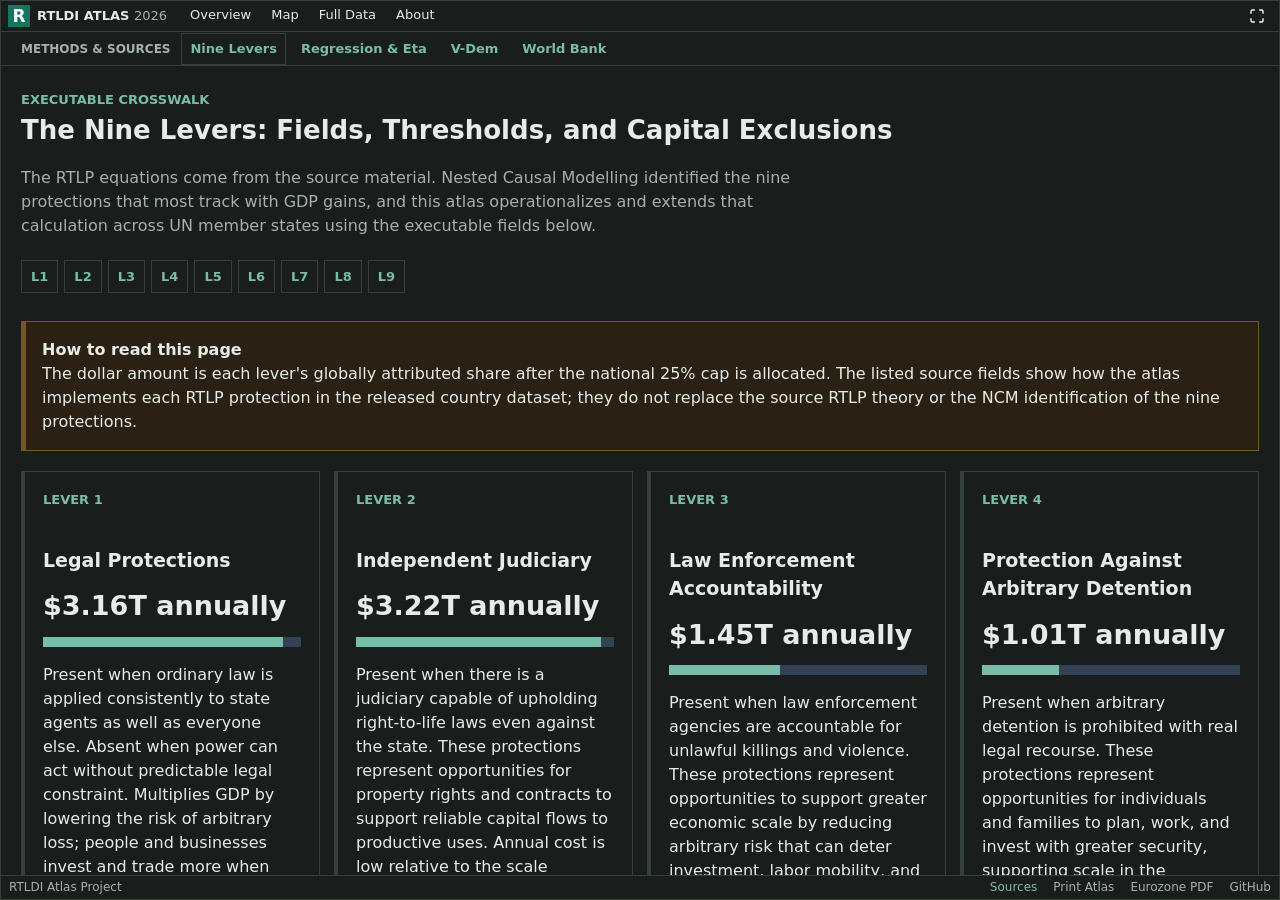
<file: outputs/html-atlas/levers.html>
<!DOCTYPE html>
<html lang="en"><head>
<!-- RTLDI app frame -->
<link rel="manifest" href="manifest.webmanifest">
<meta name="theme-color" content="#16755f">
<meta name="apple-mobile-web-app-capable" content="yes">
<link rel="apple-touch-icon" href="assets/icon-180.png">
<link rel="icon" href="assets/icon-192.png" type="image/png">
<link rel="stylesheet" href="embedded.css">
<script src="bootstrap.js"></script>
<meta charset="UTF-8"><meta name="viewport" content="width=device-width,initial-scale=1">
<title>The Nine Levers: Fields, Thresholds, and Capital Exclusions | RTLDI Atlas 2026</title>
<script>
(function () {
  var now = new Date();
  var hour = now.getHours() + now.getMinutes() / 60;
  document.documentElement.dataset.theme = (hour < 7 || hour >= 19) ? 'night' : 'day';
})();
</script>
<style>
:root{--ink:#18202b;--muted:#5b6770;--rule:#c6d1da;--panel:#f4f8fa;--accent:#107e65;--warn:#9a5a16}
*{box-sizing:border-box}body{margin:0;background:#eef2f5;color:var(--ink);font:17px/1.6 Inter,system-ui,sans-serif}
.shell{max-width:1180px;margin:auto;background:white;min-height:100vh}
.brand{display:flex;gap:12px;align-items:center;font-weight:700}.mark{width:38px;height:38px;background:var(--accent);color:white;display:grid;place-items:center;font-size:22px}
nav{display:flex;gap:8px;flex-wrap:wrap}nav a,.button{border:1px solid var(--rule);padding:7px 11px;color:var(--ink);text-decoration:none;font-size:14px}nav a:hover,.button:hover{background:var(--panel)}
main{padding:42px 24px 70px}.hero{border-left:5px solid var(--accent);padding-left:20px;max-width:930px;margin-bottom:34px}.eyebrow{color:var(--accent);font-size:13px;font-weight:700;text-transform:uppercase}h1{font-size:clamp(2.2rem,5vw,4rem);line-height:1.04;margin:5px 0 12px}h2{font-size:1.55rem;margin:36px 0 12px}h3{font-size:1.12rem;margin:0 0 8px}p{max-width:850px}.lede{font-size:20px;color:var(--muted)}
.grid{display:grid;grid-template-columns:repeat(auto-fit,minmax(290px,1fr));gap:14px}.card{scroll-margin-top:130px;border:1px solid var(--rule);border-left:4px solid var(--accent);padding:18px;background:white}.total{font-size:27px;font-weight:750;font-variant-numeric:tabular-nums}.meta{color:var(--muted);font-size:14px}code{background:#edf3f5;padding:2px 5px}.citation-text{display:block;max-width:900px;padding:14px 16px;border-left:4px solid var(--accent);white-space:normal;font-size:14px;line-height:1.55}table{width:100%;border-collapse:collapse;margin:12px 0 24px}th,td{border-bottom:1px solid var(--rule);padding:10px;text-align:left;vertical-align:top}th{background:var(--panel);font-size:13px;text-transform:uppercase}.num{text-align:right;font-variant-numeric:tabular-nums}.callout{border:1px solid #e0c18e;border-left:5px solid var(--warn);background:#fff9ef;padding:16px;margin:20px 0}.bar{height:10px;background:#dfe8e8;margin-top:10px}.bar span{display:block;height:100%;background:var(--accent)}a{color:#0f766e}ul{padding-left:22px}.jump-nav{display:flex;gap:6px;flex-wrap:wrap;margin:22px 0 28px}.jump-nav a{min-width:36px;padding:6px 9px;border:1px solid var(--rule);text-align:center;text-decoration:none;font-size:13px;font-weight:700}@media(max-width:650px){main{padding:28px 16px 50px}}
html[data-theme="night"] body{--ink:var(--site-ink);--muted:var(--site-muted);--rule:var(--site-rule);--panel:var(--site-surface-soft);--accent:var(--site-accent);--warn:#f2b766}
html[data-theme="night"] .card,html[data-theme="night"] td{background:var(--site-surface);border-color:var(--site-rule)}html[data-theme="night"] th{background:var(--site-surface-soft)}html[data-theme="night"] .callout{background:#2a2114;border-color:#76552a}html[data-theme="night"] .bar{background:#334155}html[data-theme="night"] h1,html[data-theme="night"] h2,html[data-theme="night"] h3{color:var(--site-ink)}

  :root {
    --site-bg: #eef2f5;
    --site-surface: #ffffff;
    --site-surface-soft: #f5f8fa;
    --site-ink: #18202b;
    --site-muted: #5b6770;
    --site-rule: #c6d1da;
    --site-accent: #107e65;
    --site-accent-strong: #0b6754;
    color-scheme: light;
  }
  html[data-theme="night"] {
    --site-bg: #08111f;
    --site-surface: #111827;
    --site-surface-soft: #0f172a;
    --site-ink: #e5edf7;
    --site-muted: #9aa9bb;
    --site-rule: #334155;
    --site-accent: #2dd4bf;
    --site-accent-strong: #5eead4;
    color-scheme: dark;
  }
  html { background: var(--site-bg); }
  body { background: var(--site-bg); color: var(--site-ink); }
  .site-shell { background: var(--site-surface); color: var(--site-ink); }
  .site-header {
    position: sticky;
    inset-block-start: 0;
    z-index: 100;
    width: 100%;
    display: block;
    padding: 0;
    border: 0;
    border-bottom: 1px solid var(--site-rule);
    background: color-mix(in srgb, var(--site-surface) 96%, transparent);
    backdrop-filter: blur(12px);
  }
  .site-header-inner {
    min-height: 66px;
    padding: 10px 24px;
    display: grid;
    grid-template-columns: minmax(190px, auto) 1fr;
    align-items: center;
    gap: 24px;
  }
  .site-brand {
    min-width: 0;
    display: flex;
    align-items: center;
    gap: 11px;
    color: var(--site-ink);
    text-decoration: none;
  }
  .site-brand-mark {
    flex: 0 0 36px;
    width: 36px;
    height: 36px;
    display: grid;
    place-items: center;
    background: var(--site-accent);
    color: #fff;
    font-size: 21px;
    font-weight: 750;
  }
  .site-brand-copy { min-width: 0; }
  .site-brand-name {
    display: block;
    font-size: 16px;
    line-height: 1.15;
    font-weight: 720;
    white-space: nowrap;
  }
  .site-page-label {
    display: block;
    margin-top: 3px;
    color: var(--site-muted);
    font-size: 12px;
    line-height: 1.15;
    white-space: nowrap;
    overflow: hidden;
    text-overflow: ellipsis;
    max-width: 260px;
  }
  .site-primary-nav {
    min-width: 0;
    display: flex;
    align-items: center;
    justify-content: flex-end;
    gap: 3px;
  }
  .site-nav-link {
    min-height: 38px;
    padding: 8px 10px;
    border: 0;
    border-bottom: 2px solid transparent;
    display: inline-flex;
    align-items: center;
    justify-content: center;
    color: var(--site-muted);
    background: transparent;
    text-decoration: none;
    font-size: 14px;
    font-weight: 590;
    white-space: nowrap;
  }
  .site-nav-link:hover {
    color: var(--site-ink);
    background: var(--site-surface-soft);
  }
  .site-nav-link[aria-current="page"] {
    color: var(--site-accent-strong);
    border-bottom-color: var(--site-accent);
  }
  .site-nav-link.site-print-link {
    margin-left: 5px;
    border: 1px solid var(--site-rule);
    border-bottom-width: 1px;
    color: var(--site-ink);
  }
  .site-mobile-menu { display: none; }
  .site-context-nav {
    min-height: 44px;
    padding: 0 24px;
    border-bottom: 1px solid var(--site-rule);
    display: flex;
    align-items: center;
    gap: 6px;
    overflow-x: auto;
    background: var(--site-surface-soft);
    scrollbar-width: thin;
  }
  .site-context-label {
    margin-right: 5px;
    color: var(--site-muted);
    font-size: 12px;
    font-weight: 700;
    text-transform: uppercase;
    white-space: nowrap;
  }
  .site-context-link {
    padding: 6px 9px;
    border: 1px solid transparent;
    color: var(--site-muted);
    text-decoration: none;
    font-size: 13px;
    font-weight: 600;
    white-space: nowrap;
  }
  .site-context-link:hover {
    color: var(--site-ink);
    border-color: var(--site-rule);
    background: var(--site-surface);
  }
  .site-context-link[aria-current="page"] {
    color: var(--site-accent-strong);
    border-color: var(--site-rule);
    background: var(--site-surface);
  }
  .site-footer {
    padding: 24px;
    border-top: 1px solid var(--site-rule);
    display: flex;
    align-items: flex-start;
    justify-content: space-between;
    gap: 24px;
    color: var(--site-muted);
    background: var(--site-surface-soft);
    font-size: 13px;
    line-height: 1.5;
  }
  .site-footer-credit { max-width: 720px; }
  .site-footer strong { color: var(--site-ink); }
  .site-footer-links {
    display: flex;
    flex-wrap: wrap;
    justify-content: flex-end;
    gap: 6px 14px;
  }
  .site-footer a {
    color: var(--site-accent-strong);
    text-decoration: none;
  }
  .site-footer a:hover {
    text-decoration: underline;
    text-underline-offset: 3px;
  }
  html[data-theme="night"] .site-shell,
  html[data-theme="night"] .shell,
  html[data-theme="night"] .max-w-screen-xl {
    background: var(--site-surface) !important;
  }
  html[data-theme="night"] code {
    background: #1e293b;
    color: #dbeafe;
  }
  @media (max-width: 980px) {
    .site-header-inner {
      grid-template-columns: 1fr auto;
      gap: 12px;
      padding: 10px 16px;
    }
    .site-primary-nav { display: none; }
    .site-mobile-menu {
      position: relative;
      display: block;
    }
    .site-mobile-menu summary {
      min-width: 74px;
      min-height: 38px;
      padding: 8px 11px;
      border: 1px solid var(--site-rule);
      display: flex;
      align-items: center;
      justify-content: center;
      color: var(--site-ink);
      background: var(--site-surface);
      cursor: pointer;
      font-size: 14px;
      font-weight: 650;
      list-style: none;
    }
    .site-mobile-menu summary::-webkit-details-marker { display: none; }
    .site-mobile-menu[open] summary {
      border-color: var(--site-accent);
      color: var(--site-accent-strong);
    }
    .site-mobile-links {
      position: absolute;
      inset-block-start: calc(100% + 8px);
      inset-inline-end: 0;
      width: min(290px, calc(100vw - 32px));
      padding: 8px;
      border: 1px solid var(--site-rule);
      background: var(--site-surface);
      box-shadow: 0 14px 36px rgba(15, 23, 42, .18);
      display: grid;
      gap: 2px;
    }
    .site-mobile-links .site-nav-link {
      width: 100%;
      justify-content: flex-start;
      border: 0;
    }
    .site-mobile-links .site-nav-link[aria-current="page"] {
      background: var(--site-surface-soft);
      box-shadow: inset 3px 0 0 var(--site-accent);
    }
    .site-mobile-links .site-print-link { margin: 5px 0 0; }
    .site-context-nav { padding-inline: 16px; }
    .site-footer {
      padding: 22px 16px;
      flex-direction: column;
      gap: 14px;
    }
    .site-footer-links { justify-content: flex-start; }
  }
  @media (max-width: 520px) {
    .site-page-label { max-width: 190px; }
    .site-brand-name { font-size: 15px; }
  }

</style></head><body><div class="shell site-shell"><header class="site-header">
  <div class="site-header-inner">
    <a class="site-brand" href="index.html">
      <span class="site-brand-mark" aria-hidden="true">R</span>
      <span class="site-brand-copy">
        <span class="site-brand-name">RTLDI ATLAS 2026</span>
        <span class="site-page-label">Nine Levers</span>
      </span>
    </a>
    <nav class="site-primary-nav" aria-label="Primary"><a class="site-nav-link" href="index.html">Overview</a><a class="site-nav-link" href="global_interactive.html">Map</a><a class="site-nav-link" href="full_data.html">Full Data</a><a class="site-nav-link" href="levers.html" aria-current="page">Levers</a><a class="site-nav-link" href="regression.html">Regression</a><a class="site-nav-link" href="vdem.html">Sources</a><a class="site-nav-link" href="about.html">About</a><a class="site-nav-link site-print-link" href="../atlas/RTLDI_ATLAS_2026_ebook.pdf?v=2026.8.5">Print Atlas</a></nav>
    <details class="site-mobile-menu">
      <summary>Menu</summary>
      <nav class="site-mobile-links" aria-label="Primary mobile"><a class="site-nav-link" href="index.html">Overview</a><a class="site-nav-link" href="global_interactive.html">Map</a><a class="site-nav-link" href="full_data.html">Full Data</a><a class="site-nav-link" href="levers.html" aria-current="page">Levers</a><a class="site-nav-link" href="regression.html">Regression</a><a class="site-nav-link" href="vdem.html">Sources</a><a class="site-nav-link" href="about.html">About</a><a class="site-nav-link site-print-link" href="../atlas/RTLDI_ATLAS_2026_ebook.pdf?v=2026.8.5">Print Atlas</a></nav>
    </details>
  </div>
</header><nav class="site-context-nav" aria-label="Methods &amp; Sources"><span class="site-context-label">Methods &amp; Sources</span><a class="site-context-link" href="levers.html" aria-current="page">Nine Levers</a><a class="site-context-link" href="regression.html">Regression &amp; Eta</a><a class="site-context-link" href="vdem.html">V-Dem</a><a class="site-context-link" href="world_bank.html">World Bank</a></nav><main><section class="hero"><div class="eyebrow">Executable crosswalk</div><h1>The Nine Levers: Fields, Thresholds, and Capital Exclusions</h1></section><p class='lede'>The RTLP equations come from the source material. Nested Causal Modelling identified the nine protections that most track with GDP gains, and this atlas operationalizes and extends that calculation across UN member states using the executable fields below.</p><nav class='jump-nav' aria-label='Jump to lever'><a href="#lever-1">L1</a><a href="#lever-2">L2</a><a href="#lever-3">L3</a><a href="#lever-4">L4</a><a href="#lever-5">L5</a><a href="#lever-6">L6</a><a href="#lever-7">L7</a><a href="#lever-8">L8</a><a href="#lever-9">L9</a></nav><div class='callout'><strong>How to read this page</strong><br>The dollar amount is each lever's globally attributed share after the national 25% cap is allocated. The listed source fields show how the atlas implements each RTLP protection in the released country dataset; they do not replace the source RTLP theory or the NCM identification of the nine protections.</div><div class='grid'><article class="card" id="lever-1"><div class="eyebrow">Lever 1</div><h2>Legal Protections</h2><div class="total">$3.16T annually</div><div class="bar"><span style="width:93.2%"></span></div><p>Present when ordinary law is applied consistently to state agents as well as everyone else. Absent when power can act without predictable legal constraint. Multiplies GDP by lowering the risk of arbitrary loss; people and businesses invest and trade more when they know the rules will be enforced fairly. Annual cost is low.</p><h3>RTLP question</h3><p>Does the entity have provisions explicitly protecting the right to life?</p><h3>Executable crosswalk</h3><p><strong>V-Dem</strong> · <code>v2cltrnslw</code><br>v2cltrnslw &gt;= 2.0</p><p class="meta"><strong>Atlas field mapping:</strong> Transparent laws with predictable enforcement</p></article><article class="card" id="lever-2"><div class="eyebrow">Lever 2</div><h2>Independent Judiciary</h2><div class="total">$3.22T annually</div><div class="bar"><span style="width:94.8%"></span></div><p>Present when there is a judiciary capable of upholding right-to-life laws even against the state. These protections represent opportunities for property rights and contracts to support reliable capital flows to productive uses. Annual cost is low relative to the scale unlocked.</p><h3>RTLP question</h3><p>Is there an independent judiciary capable of upholding right-to-life laws?</p><h3>Executable crosswalk</h3><p><strong>V-Dem</strong> · <code>v2juhcind</code>, <code>v2juncind</code><br>mean(v2juhcind, v2juncind) &gt;= 2.0</p><p class="meta"><strong>Atlas field mapping:</strong> High-court and lower-court independence</p></article><article class="card" id="lever-3"><div class="eyebrow">Lever 3</div><h2>Law Enforcement Accountability</h2><div class="total">$1.45T annually</div><div class="bar"><span style="width:42.9%"></span></div><p>Present when law enforcement agencies are accountable for unlawful killings and violence. These protections represent opportunities to support greater economic scale by reducing arbitrary risk that can deter investment, labor mobility, and everyday economic activity. Annual cost is primarily institutional oversight.</p><h3>RTLP question</h3><p>Are law-enforcement agencies accountable for unlawful killings?</p><h3>Executable crosswalk</h3><p><strong>V-Dem</strong> · <code>v2clkill</code><br>v2clkill &gt;= 2.0</p><p class="meta"><strong>Atlas field mapping:</strong> Freedom from political killings</p></article><article class="card" id="lever-4"><div class="eyebrow">Lever 4</div><h2>Protection Against Arbitrary Detention</h2><div class="total">$1.01T annually</div><div class="bar"><span style="width:29.7%"></span></div><p>Present when arbitrary detention is prohibited with real legal recourse. These protections represent opportunities for individuals and families to plan, work, and invest with greater security, supporting scale in the economy. Annual cost is low.</p><h3>RTLP question</h3><p>Is arbitrary detention prohibited with legal recourse?</p><h3>Executable crosswalk</h3><p><strong>V-Dem</strong> · <code>v2xcl_acjst</code><br>v2xcl_acjst &gt;= 0.5</p><p class="meta"><strong>Atlas field mapping:</strong> Access to justice index</p></article><article class="card" id="lever-5"><div class="eyebrow">Lever 5</div><h2>Freedom from Torture and Inhumane Treatment</h2><div class="total">$3.31T annually</div><div class="bar"><span style="width:97.5%"></span></div><p>Present when the state has effective measures to prevent torture. These protections represent opportunities to support human capital and cooperation. Annual cost is institutional and training: an investment toward realizing greater scale.</p><h3>RTLP question</h3><p>Are measures in place to prevent torture and inhumane treatment?</p><h3>Executable crosswalk</h3><p><strong>V-Dem</strong> · <code>v2cltort</code><br>v2cltort &gt;= 2.0</p><p class="meta"><strong>Atlas field mapping:</strong> Freedom from torture</p></article><article class="card" id="lever-6"><div class="eyebrow">Lever 6</div><h2>Civilian Protection in Conflict Zones</h2><div class="total">$834.8B annually</div><div class="bar"><span style="width:24.6%"></span></div><p>Present when mechanisms exist to protect civilians during conflict. These protections represent opportunities to preserve the productive capacity and future of entire regions. Annual cost is primarily military discipline and rules of engagement.</p><h3>RTLP question</h3><p>In conflict areas, are mechanisms protecting civilians?</p><h3>Executable crosswalk</h3><p><strong>V-Dem</strong> · <code>v2x_clphy</code><br>v2x_clphy &gt;= 0.5</p><p class="meta"><strong>Atlas field mapping:</strong> Physical violence index</p></article><article class="card" id="lever-7"><div class="eyebrow">Lever 7</div><h2>Access to Justice</h2><div class="total">$3.39T annually</div><div class="bar"><span style="width:100.0%"></span></div><p>Present when ordinary people can bring serious claims and have them heard fairly. These conditions represent opportunities for contracts and rights to function for a wider share of the population. Annual cost is court capacity and legal aid.</p><h3>RTLP question</h3><p>Can individuals obtain fair remedies for right-to-life violations?</p><h3>Executable crosswalk</h3><p><strong>V-Dem</strong> · <code>v2clrspct</code><br>v2clrspct &gt;= 2.0</p><p class="meta"><strong>Atlas field mapping:</strong> Rigorous and impartial public administration</p></article><article class="card" id="lever-8"><div class="eyebrow">Lever 8</div><h2>Freedom of Expression and Whistleblower Protections</h2><div class="total">$993.5B annually</div><div class="bar"><span style="width:29.3%"></span></div><p>Present when laws protect people who report corruption from retaliation. These conditions represent opportunities for information to flow more accurately and for public resources to be used more effectively. Annual cost is low: mainly passing and enforcing the law.</p><h3>RTLP question</h3><p>Are expression and whistleblower rights upheld?</p><h3>Executable crosswalk</h3><p><strong>V-Dem</strong> · <code>v2x_freexp</code><br>v2x_freexp &gt;= 0.5</p><p class="meta"><strong>Atlas field mapping:</strong> Freedom of expression and alternative information index</p></article><article class="card" id="lever-9"><div class="eyebrow">Lever 9</div><h2>Socioeconomic Conditions</h2><div class="total">$1.91T annually</div><div class="bar"><span style="width:56.3%"></span></div><p>Present when a society makes the deliberate choice to maintain a minimum floor against extreme deprivation. This reflects political will rather than just economic outcomes. When present, it increases the share of the population able to participate productively, expanding overall economic scale. Annual cost is a political decision about minimum security standards.</p><h3>RTLP question</h3><p>Are food and minimum material conditions adequate to sustain life?</p><h3>Executable crosswalk</h3><p><strong>World Bank WDI</strong> · <code>SN.ITK.DEFC.ZS</code>, <code>SI.POV.DDAY</code><br>undernourishment &lt;= 5% AND poverty headcount &lt;= 10%</p><p class="meta"><strong>Atlas field mapping:</strong> Prevalence of undernourishment and international-poverty headcount</p></article></div></main><footer class="site-footer">
  <div class="site-footer-credit"><strong><a href="about.html">RTLDI Atlas Project</a></strong><br>Open-source atlas, data pipeline, and generated outputs released under the MIT License.</div>
  <nav class="site-footer-links" aria-label="Project information">
    <a href="about.html">About &amp; citation</a>
    <a href="https://github.com/SJAH9/rtldi-atlas">GitHub repository</a>
  </nav>
</footer></div><script>
(function () {
  function applyAtlasTheme() {
    var now = new Date();
    var hour = now.getHours() + now.getMinutes() / 60;
    var theme = (hour < 7 || hour >= 19) ? 'night' : 'day';
    var previous = document.documentElement.dataset.theme;
    document.documentElement.dataset.theme = theme;
    if (document.body) document.body.classList.toggle('night-mode', theme === 'night');
    if (previous !== theme) {
      window.dispatchEvent(new CustomEvent('rtldi-theme-change', {detail: {theme: theme}}));
    }
  }
  applyAtlasTheme();
  window.setInterval(applyAtlasTheme, 60 * 1000);
  document.addEventListener('visibilitychange', function () {
    if (!document.hidden) applyAtlasTheme();
  });
})();
</script></body></html>
</file>
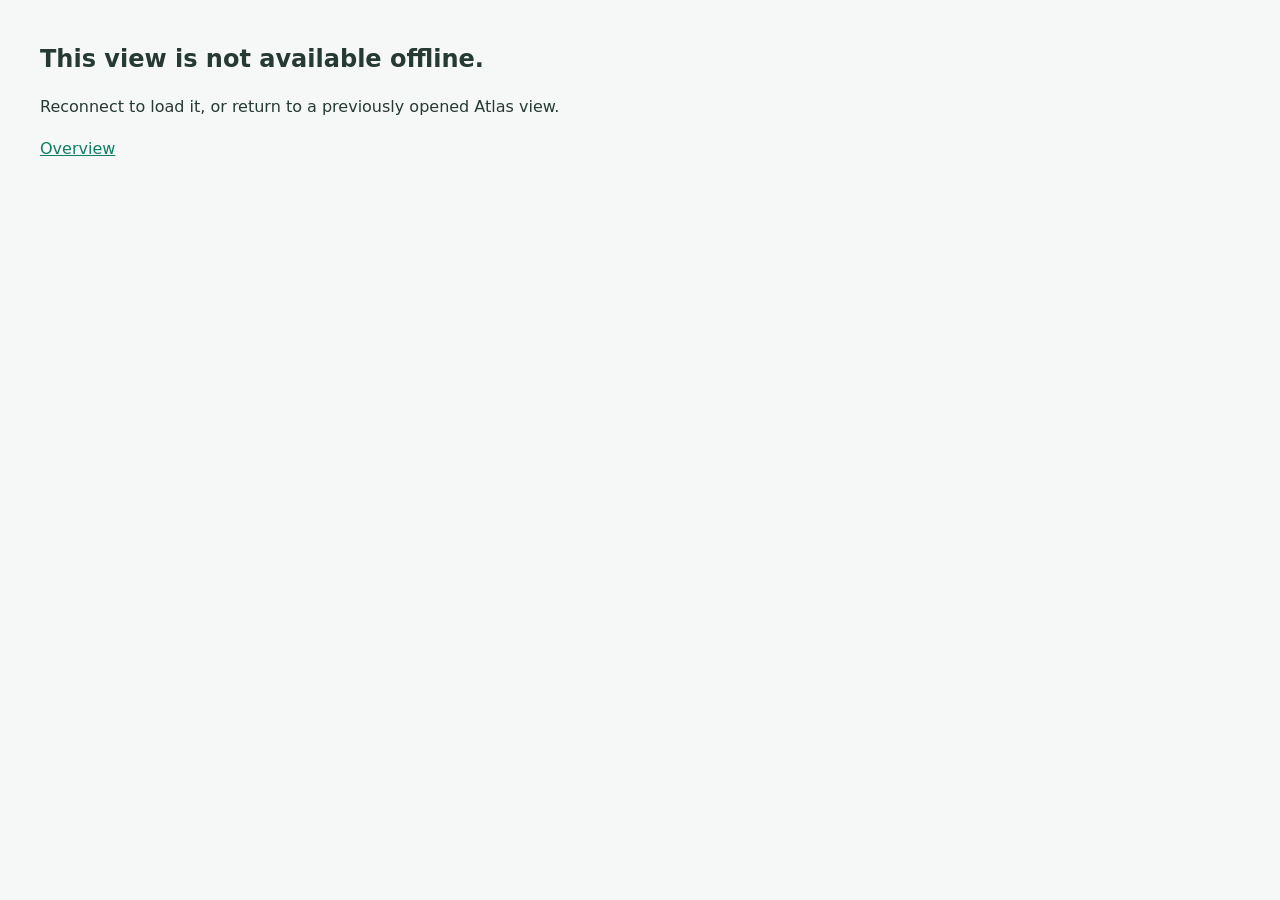
<file: outputs/html-atlas/offline.html>
<!doctype html>
<html lang="en"><head><meta charset="utf-8"><meta name="viewport" content="width=device-width, initial-scale=1"><title>Offline | RTLDI Atlas</title><style>body{font:16px/1.6 system-ui,sans-serif;margin:40px;color:#263a33;background:#f5f8f6}h1{font-size:24px}a{color:#107e65}</style></head><body><h1>This view is not available offline.</h1><p>Reconnect to load it, or return to a previously opened Atlas view.</p><a href="index.html">Overview</a></body></html>
</file>
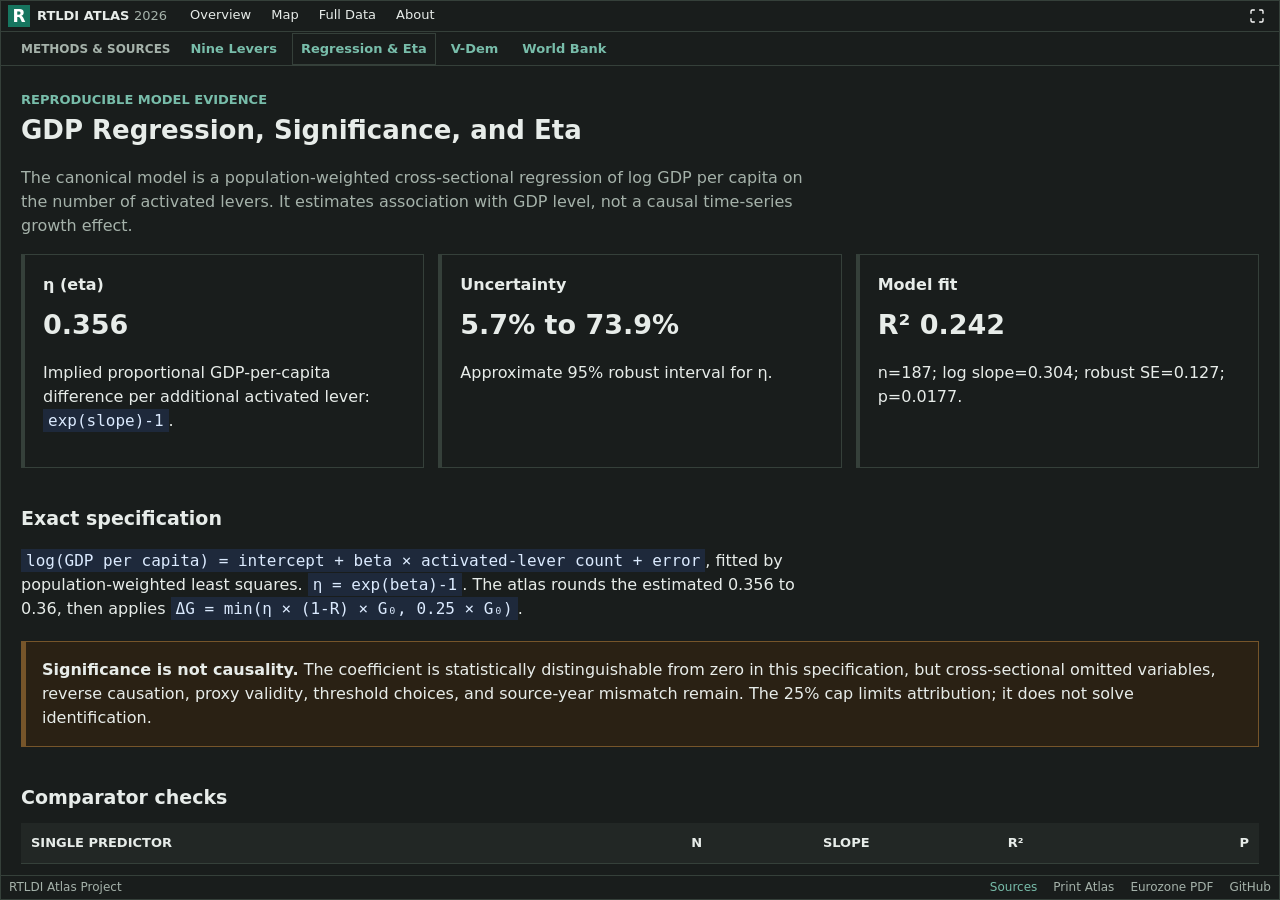
<file: outputs/html-atlas/regression.html>
<!DOCTYPE html>
<html lang="en"><head>
<!-- RTLDI app frame -->
<link rel="manifest" href="manifest.webmanifest">
<meta name="theme-color" content="#16755f">
<meta name="apple-mobile-web-app-capable" content="yes">
<link rel="apple-touch-icon" href="assets/icon-180.png">
<link rel="icon" href="assets/icon-192.png" type="image/png">
<link rel="stylesheet" href="embedded.css">
<script src="bootstrap.js"></script>
<meta charset="UTF-8"><meta name="viewport" content="width=device-width,initial-scale=1">
<title>GDP Regression, Significance, and Eta | RTLDI Atlas 2026</title>
<script>
(function () {
  var now = new Date();
  var hour = now.getHours() + now.getMinutes() / 60;
  document.documentElement.dataset.theme = (hour < 7 || hour >= 19) ? 'night' : 'day';
})();
</script>
<style>
:root{--ink:#18202b;--muted:#5b6770;--rule:#c6d1da;--panel:#f4f8fa;--accent:#107e65;--warn:#9a5a16}
*{box-sizing:border-box}body{margin:0;background:#eef2f5;color:var(--ink);font:17px/1.6 Inter,system-ui,sans-serif}
.shell{max-width:1180px;margin:auto;background:white;min-height:100vh}
.brand{display:flex;gap:12px;align-items:center;font-weight:700}.mark{width:38px;height:38px;background:var(--accent);color:white;display:grid;place-items:center;font-size:22px}
nav{display:flex;gap:8px;flex-wrap:wrap}nav a,.button{border:1px solid var(--rule);padding:7px 11px;color:var(--ink);text-decoration:none;font-size:14px}nav a:hover,.button:hover{background:var(--panel)}
main{padding:42px 24px 70px}.hero{border-left:5px solid var(--accent);padding-left:20px;max-width:930px;margin-bottom:34px}.eyebrow{color:var(--accent);font-size:13px;font-weight:700;text-transform:uppercase}h1{font-size:clamp(2.2rem,5vw,4rem);line-height:1.04;margin:5px 0 12px}h2{font-size:1.55rem;margin:36px 0 12px}h3{font-size:1.12rem;margin:0 0 8px}p{max-width:850px}.lede{font-size:20px;color:var(--muted)}
.grid{display:grid;grid-template-columns:repeat(auto-fit,minmax(290px,1fr));gap:14px}.card{scroll-margin-top:130px;border:1px solid var(--rule);border-left:4px solid var(--accent);padding:18px;background:white}.total{font-size:27px;font-weight:750;font-variant-numeric:tabular-nums}.meta{color:var(--muted);font-size:14px}code{background:#edf3f5;padding:2px 5px}.citation-text{display:block;max-width:900px;padding:14px 16px;border-left:4px solid var(--accent);white-space:normal;font-size:14px;line-height:1.55}table{width:100%;border-collapse:collapse;margin:12px 0 24px}th,td{border-bottom:1px solid var(--rule);padding:10px;text-align:left;vertical-align:top}th{background:var(--panel);font-size:13px;text-transform:uppercase}.num{text-align:right;font-variant-numeric:tabular-nums}.callout{border:1px solid #e0c18e;border-left:5px solid var(--warn);background:#fff9ef;padding:16px;margin:20px 0}.bar{height:10px;background:#dfe8e8;margin-top:10px}.bar span{display:block;height:100%;background:var(--accent)}a{color:#0f766e}ul{padding-left:22px}.jump-nav{display:flex;gap:6px;flex-wrap:wrap;margin:22px 0 28px}.jump-nav a{min-width:36px;padding:6px 9px;border:1px solid var(--rule);text-align:center;text-decoration:none;font-size:13px;font-weight:700}@media(max-width:650px){main{padding:28px 16px 50px}}
html[data-theme="night"] body{--ink:var(--site-ink);--muted:var(--site-muted);--rule:var(--site-rule);--panel:var(--site-surface-soft);--accent:var(--site-accent);--warn:#f2b766}
html[data-theme="night"] .card,html[data-theme="night"] td{background:var(--site-surface);border-color:var(--site-rule)}html[data-theme="night"] th{background:var(--site-surface-soft)}html[data-theme="night"] .callout{background:#2a2114;border-color:#76552a}html[data-theme="night"] .bar{background:#334155}html[data-theme="night"] h1,html[data-theme="night"] h2,html[data-theme="night"] h3{color:var(--site-ink)}

  :root {
    --site-bg: #eef2f5;
    --site-surface: #ffffff;
    --site-surface-soft: #f5f8fa;
    --site-ink: #18202b;
    --site-muted: #5b6770;
    --site-rule: #c6d1da;
    --site-accent: #107e65;
    --site-accent-strong: #0b6754;
    color-scheme: light;
  }
  html[data-theme="night"] {
    --site-bg: #08111f;
    --site-surface: #111827;
    --site-surface-soft: #0f172a;
    --site-ink: #e5edf7;
    --site-muted: #9aa9bb;
    --site-rule: #334155;
    --site-accent: #2dd4bf;
    --site-accent-strong: #5eead4;
    color-scheme: dark;
  }
  html { background: var(--site-bg); }
  body { background: var(--site-bg); color: var(--site-ink); }
  .site-shell { background: var(--site-surface); color: var(--site-ink); }
  .site-header {
    position: sticky;
    inset-block-start: 0;
    z-index: 100;
    width: 100%;
    display: block;
    padding: 0;
    border: 0;
    border-bottom: 1px solid var(--site-rule);
    background: color-mix(in srgb, var(--site-surface) 96%, transparent);
    backdrop-filter: blur(12px);
  }
  .site-header-inner {
    min-height: 66px;
    padding: 10px 24px;
    display: grid;
    grid-template-columns: minmax(190px, auto) 1fr;
    align-items: center;
    gap: 24px;
  }
  .site-brand {
    min-width: 0;
    display: flex;
    align-items: center;
    gap: 11px;
    color: var(--site-ink);
    text-decoration: none;
  }
  .site-brand-mark {
    flex: 0 0 36px;
    width: 36px;
    height: 36px;
    display: grid;
    place-items: center;
    background: var(--site-accent);
    color: #fff;
    font-size: 21px;
    font-weight: 750;
  }
  .site-brand-copy { min-width: 0; }
  .site-brand-name {
    display: block;
    font-size: 16px;
    line-height: 1.15;
    font-weight: 720;
    white-space: nowrap;
  }
  .site-page-label {
    display: block;
    margin-top: 3px;
    color: var(--site-muted);
    font-size: 12px;
    line-height: 1.15;
    white-space: nowrap;
    overflow: hidden;
    text-overflow: ellipsis;
    max-width: 260px;
  }
  .site-primary-nav {
    min-width: 0;
    display: flex;
    align-items: center;
    justify-content: flex-end;
    gap: 3px;
  }
  .site-nav-link {
    min-height: 38px;
    padding: 8px 10px;
    border: 0;
    border-bottom: 2px solid transparent;
    display: inline-flex;
    align-items: center;
    justify-content: center;
    color: var(--site-muted);
    background: transparent;
    text-decoration: none;
    font-size: 14px;
    font-weight: 590;
    white-space: nowrap;
  }
  .site-nav-link:hover {
    color: var(--site-ink);
    background: var(--site-surface-soft);
  }
  .site-nav-link[aria-current="page"] {
    color: var(--site-accent-strong);
    border-bottom-color: var(--site-accent);
  }
  .site-nav-link.site-print-link {
    margin-left: 5px;
    border: 1px solid var(--site-rule);
    border-bottom-width: 1px;
    color: var(--site-ink);
  }
  .site-mobile-menu { display: none; }
  .site-context-nav {
    min-height: 44px;
    padding: 0 24px;
    border-bottom: 1px solid var(--site-rule);
    display: flex;
    align-items: center;
    gap: 6px;
    overflow-x: auto;
    background: var(--site-surface-soft);
    scrollbar-width: thin;
  }
  .site-context-label {
    margin-right: 5px;
    color: var(--site-muted);
    font-size: 12px;
    font-weight: 700;
    text-transform: uppercase;
    white-space: nowrap;
  }
  .site-context-link {
    padding: 6px 9px;
    border: 1px solid transparent;
    color: var(--site-muted);
    text-decoration: none;
    font-size: 13px;
    font-weight: 600;
    white-space: nowrap;
  }
  .site-context-link:hover {
    color: var(--site-ink);
    border-color: var(--site-rule);
    background: var(--site-surface);
  }
  .site-context-link[aria-current="page"] {
    color: var(--site-accent-strong);
    border-color: var(--site-rule);
    background: var(--site-surface);
  }
  .site-footer {
    padding: 24px;
    border-top: 1px solid var(--site-rule);
    display: flex;
    align-items: flex-start;
    justify-content: space-between;
    gap: 24px;
    color: var(--site-muted);
    background: var(--site-surface-soft);
    font-size: 13px;
    line-height: 1.5;
  }
  .site-footer-credit { max-width: 720px; }
  .site-footer strong { color: var(--site-ink); }
  .site-footer-links {
    display: flex;
    flex-wrap: wrap;
    justify-content: flex-end;
    gap: 6px 14px;
  }
  .site-footer a {
    color: var(--site-accent-strong);
    text-decoration: none;
  }
  .site-footer a:hover {
    text-decoration: underline;
    text-underline-offset: 3px;
  }
  html[data-theme="night"] .site-shell,
  html[data-theme="night"] .shell,
  html[data-theme="night"] .max-w-screen-xl {
    background: var(--site-surface) !important;
  }
  html[data-theme="night"] code {
    background: #1e293b;
    color: #dbeafe;
  }
  @media (max-width: 980px) {
    .site-header-inner {
      grid-template-columns: 1fr auto;
      gap: 12px;
      padding: 10px 16px;
    }
    .site-primary-nav { display: none; }
    .site-mobile-menu {
      position: relative;
      display: block;
    }
    .site-mobile-menu summary {
      min-width: 74px;
      min-height: 38px;
      padding: 8px 11px;
      border: 1px solid var(--site-rule);
      display: flex;
      align-items: center;
      justify-content: center;
      color: var(--site-ink);
      background: var(--site-surface);
      cursor: pointer;
      font-size: 14px;
      font-weight: 650;
      list-style: none;
    }
    .site-mobile-menu summary::-webkit-details-marker { display: none; }
    .site-mobile-menu[open] summary {
      border-color: var(--site-accent);
      color: var(--site-accent-strong);
    }
    .site-mobile-links {
      position: absolute;
      inset-block-start: calc(100% + 8px);
      inset-inline-end: 0;
      width: min(290px, calc(100vw - 32px));
      padding: 8px;
      border: 1px solid var(--site-rule);
      background: var(--site-surface);
      box-shadow: 0 14px 36px rgba(15, 23, 42, .18);
      display: grid;
      gap: 2px;
    }
    .site-mobile-links .site-nav-link {
      width: 100%;
      justify-content: flex-start;
      border: 0;
    }
    .site-mobile-links .site-nav-link[aria-current="page"] {
      background: var(--site-surface-soft);
      box-shadow: inset 3px 0 0 var(--site-accent);
    }
    .site-mobile-links .site-print-link { margin: 5px 0 0; }
    .site-context-nav { padding-inline: 16px; }
    .site-footer {
      padding: 22px 16px;
      flex-direction: column;
      gap: 14px;
    }
    .site-footer-links { justify-content: flex-start; }
  }
  @media (max-width: 520px) {
    .site-page-label { max-width: 190px; }
    .site-brand-name { font-size: 15px; }
  }

</style></head><body><div class="shell site-shell"><header class="site-header">
  <div class="site-header-inner">
    <a class="site-brand" href="index.html">
      <span class="site-brand-mark" aria-hidden="true">R</span>
      <span class="site-brand-copy">
        <span class="site-brand-name">RTLDI ATLAS 2026</span>
        <span class="site-page-label">Regression &amp; Eta</span>
      </span>
    </a>
    <nav class="site-primary-nav" aria-label="Primary"><a class="site-nav-link" href="index.html">Overview</a><a class="site-nav-link" href="global_interactive.html">Map</a><a class="site-nav-link" href="full_data.html">Full Data</a><a class="site-nav-link" href="levers.html">Levers</a><a class="site-nav-link" href="regression.html" aria-current="page">Regression</a><a class="site-nav-link" href="vdem.html">Sources</a><a class="site-nav-link" href="about.html">About</a><a class="site-nav-link site-print-link" href="../atlas/RTLDI_ATLAS_2026_ebook.pdf?v=2026.8.5">Print Atlas</a></nav>
    <details class="site-mobile-menu">
      <summary>Menu</summary>
      <nav class="site-mobile-links" aria-label="Primary mobile"><a class="site-nav-link" href="index.html">Overview</a><a class="site-nav-link" href="global_interactive.html">Map</a><a class="site-nav-link" href="full_data.html">Full Data</a><a class="site-nav-link" href="levers.html">Levers</a><a class="site-nav-link" href="regression.html" aria-current="page">Regression</a><a class="site-nav-link" href="vdem.html">Sources</a><a class="site-nav-link" href="about.html">About</a><a class="site-nav-link site-print-link" href="../atlas/RTLDI_ATLAS_2026_ebook.pdf?v=2026.8.5">Print Atlas</a></nav>
    </details>
  </div>
</header><nav class="site-context-nav" aria-label="Methods &amp; Sources"><span class="site-context-label">Methods &amp; Sources</span><a class="site-context-link" href="levers.html">Nine Levers</a><a class="site-context-link" href="regression.html" aria-current="page">Regression &amp; Eta</a><a class="site-context-link" href="vdem.html">V-Dem</a><a class="site-context-link" href="world_bank.html">World Bank</a></nav><main><section class="hero"><div class="eyebrow">Reproducible model evidence</div><h1>GDP Regression, Significance, and Eta</h1></section><p class="lede">The canonical model is a population-weighted cross-sectional regression of log GDP per capita on the number of activated levers. It estimates association with GDP level, not a causal time-series growth effect.</p>
        <div class="grid"><div class="card"><h3>η (eta)</h3><div class="total">0.356</div><p>Implied proportional GDP-per-capita difference per additional activated lever: <code>exp(slope)-1</code>.</p></div><div class="card"><h3>Uncertainty</h3><div class="total">5.7% to 73.9%</div><p>Approximate 95% robust interval for η.</p></div><div class="card"><h3>Model fit</h3><div class="total">R² 0.242</div><p>n=187; log slope=0.304; robust SE=0.127; p=0.0177.</p></div></div>
        <h2>Exact specification</h2><p><code>log(GDP per capita) = intercept + beta × activated-lever count + error</code>, fitted by population-weighted least squares. <code>η = exp(beta)-1</code>. The atlas rounds the estimated 0.356 to 0.36, then applies <code>ΔG = min(η × (1-R) × G₀, 0.25 × G₀)</code>.</p>
        <div class="callout"><strong>Significance is not causality.</strong> The coefficient is statistically distinguishable from zero in this specification, but cross-sectional omitted variables, reverse causation, proxy validity, threshold choices, and source-year mismatch remain. The 25% cap limits attribution; it does not solve identification.</div>
        <h2>Comparator checks</h2><table><thead><tr><th>Single predictor</th><th class="num">n</th><th class="num">Slope</th><th class="num">R²</th><th class="num">p</th></tr></thead><tbody><tr><td>Population</td><td class='num'>187</td><td class='num'>-0.161</td><td class='num'>0.063</td><td class='num'>0.000188</td></tr><tr><td>Undernourishment</td><td class='num'>159</td><td class='num'>-0.094</td><td class='num'>0.468</td><td class='num'>1.19e-14</td></tr><tr><td>Extreme-poverty headcount</td><td class='num'>61</td><td class='num'>-0.115</td><td class='num'>0.351</td><td class='num'>2.49e-05</td></tr></tbody></table><p class="meta">These unweighted, one-predictor comparisons use log GDP per capita as the outcome. Undernourishment and poverty are themselves development outcomes and lever 9 inputs, so they are descriptive comparators, not independent controls. Different sample sizes reflect missing data.</p>
        <h2>Growth falsification check</h2><p>n=179; slope=-0.193 percentage points per lever; R²=0.004; p=0.165.</p><p>The available 2023–2024 current-US$ change does <strong>not</strong> show a statistically significant relationship with lever count. This is why the atlas describes a strong association with the cross-sectional GDP level and does not claim that the nine levers predict one-year GDP growth.</p></main><footer class="site-footer">
  <div class="site-footer-credit"><strong><a href="about.html">RTLDI Atlas Project</a></strong><br>Open-source atlas, data pipeline, and generated outputs released under the MIT License.</div>
  <nav class="site-footer-links" aria-label="Project information">
    <a href="about.html">About &amp; citation</a>
    <a href="https://github.com/SJAH9/rtldi-atlas">GitHub repository</a>
  </nav>
</footer></div><script>
(function () {
  function applyAtlasTheme() {
    var now = new Date();
    var hour = now.getHours() + now.getMinutes() / 60;
    var theme = (hour < 7 || hour >= 19) ? 'night' : 'day';
    var previous = document.documentElement.dataset.theme;
    document.documentElement.dataset.theme = theme;
    if (document.body) document.body.classList.toggle('night-mode', theme === 'night');
    if (previous !== theme) {
      window.dispatchEvent(new CustomEvent('rtldi-theme-change', {detail: {theme: theme}}));
    }
  }
  applyAtlasTheme();
  window.setInterval(applyAtlasTheme, 60 * 1000);
  document.addEventListener('visibilitychange', function () {
    if (!document.hidden) applyAtlasTheme();
  });
})();
</script></body></html>
</file>
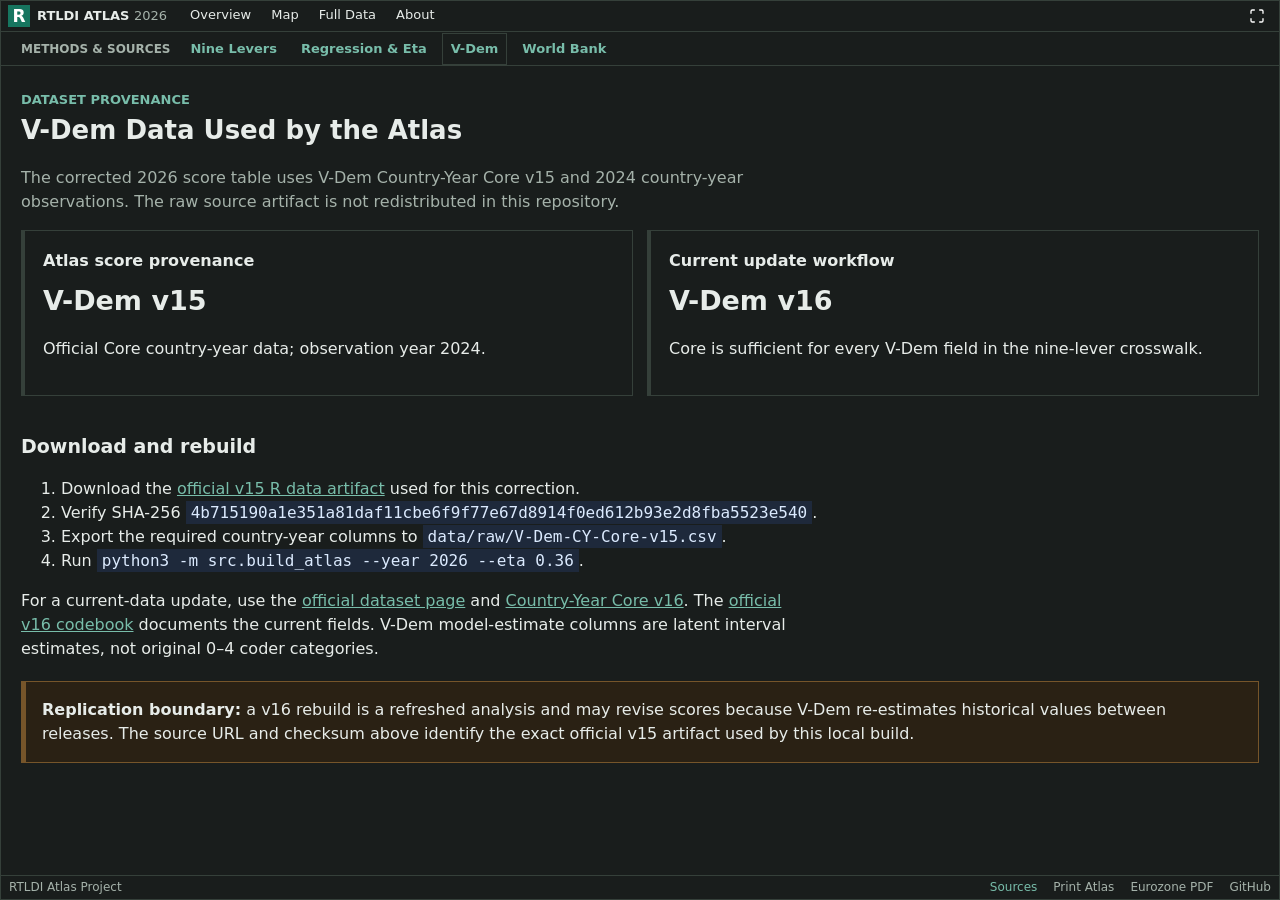
<file: outputs/html-atlas/vdem.html>
<!DOCTYPE html>
<html lang="en"><head>
<!-- RTLDI app frame -->
<link rel="manifest" href="manifest.webmanifest">
<meta name="theme-color" content="#16755f">
<meta name="apple-mobile-web-app-capable" content="yes">
<link rel="apple-touch-icon" href="assets/icon-180.png">
<link rel="icon" href="assets/icon-192.png" type="image/png">
<link rel="stylesheet" href="embedded.css">
<script src="bootstrap.js"></script>
<meta charset="UTF-8"><meta name="viewport" content="width=device-width,initial-scale=1">
<title>V-Dem Data Used by the Atlas | RTLDI Atlas 2026</title>
<script>
(function () {
  var now = new Date();
  var hour = now.getHours() + now.getMinutes() / 60;
  document.documentElement.dataset.theme = (hour < 7 || hour >= 19) ? 'night' : 'day';
})();
</script>
<style>
:root{--ink:#18202b;--muted:#5b6770;--rule:#c6d1da;--panel:#f4f8fa;--accent:#107e65;--warn:#9a5a16}
*{box-sizing:border-box}body{margin:0;background:#eef2f5;color:var(--ink);font:17px/1.6 Inter,system-ui,sans-serif}
.shell{max-width:1180px;margin:auto;background:white;min-height:100vh}
.brand{display:flex;gap:12px;align-items:center;font-weight:700}.mark{width:38px;height:38px;background:var(--accent);color:white;display:grid;place-items:center;font-size:22px}
nav{display:flex;gap:8px;flex-wrap:wrap}nav a,.button{border:1px solid var(--rule);padding:7px 11px;color:var(--ink);text-decoration:none;font-size:14px}nav a:hover,.button:hover{background:var(--panel)}
main{padding:42px 24px 70px}.hero{border-left:5px solid var(--accent);padding-left:20px;max-width:930px;margin-bottom:34px}.eyebrow{color:var(--accent);font-size:13px;font-weight:700;text-transform:uppercase}h1{font-size:clamp(2.2rem,5vw,4rem);line-height:1.04;margin:5px 0 12px}h2{font-size:1.55rem;margin:36px 0 12px}h3{font-size:1.12rem;margin:0 0 8px}p{max-width:850px}.lede{font-size:20px;color:var(--muted)}
.grid{display:grid;grid-template-columns:repeat(auto-fit,minmax(290px,1fr));gap:14px}.card{scroll-margin-top:130px;border:1px solid var(--rule);border-left:4px solid var(--accent);padding:18px;background:white}.total{font-size:27px;font-weight:750;font-variant-numeric:tabular-nums}.meta{color:var(--muted);font-size:14px}code{background:#edf3f5;padding:2px 5px}.citation-text{display:block;max-width:900px;padding:14px 16px;border-left:4px solid var(--accent);white-space:normal;font-size:14px;line-height:1.55}table{width:100%;border-collapse:collapse;margin:12px 0 24px}th,td{border-bottom:1px solid var(--rule);padding:10px;text-align:left;vertical-align:top}th{background:var(--panel);font-size:13px;text-transform:uppercase}.num{text-align:right;font-variant-numeric:tabular-nums}.callout{border:1px solid #e0c18e;border-left:5px solid var(--warn);background:#fff9ef;padding:16px;margin:20px 0}.bar{height:10px;background:#dfe8e8;margin-top:10px}.bar span{display:block;height:100%;background:var(--accent)}a{color:#0f766e}ul{padding-left:22px}.jump-nav{display:flex;gap:6px;flex-wrap:wrap;margin:22px 0 28px}.jump-nav a{min-width:36px;padding:6px 9px;border:1px solid var(--rule);text-align:center;text-decoration:none;font-size:13px;font-weight:700}@media(max-width:650px){main{padding:28px 16px 50px}}
html[data-theme="night"] body{--ink:var(--site-ink);--muted:var(--site-muted);--rule:var(--site-rule);--panel:var(--site-surface-soft);--accent:var(--site-accent);--warn:#f2b766}
html[data-theme="night"] .card,html[data-theme="night"] td{background:var(--site-surface);border-color:var(--site-rule)}html[data-theme="night"] th{background:var(--site-surface-soft)}html[data-theme="night"] .callout{background:#2a2114;border-color:#76552a}html[data-theme="night"] .bar{background:#334155}html[data-theme="night"] h1,html[data-theme="night"] h2,html[data-theme="night"] h3{color:var(--site-ink)}

  :root {
    --site-bg: #eef2f5;
    --site-surface: #ffffff;
    --site-surface-soft: #f5f8fa;
    --site-ink: #18202b;
    --site-muted: #5b6770;
    --site-rule: #c6d1da;
    --site-accent: #107e65;
    --site-accent-strong: #0b6754;
    color-scheme: light;
  }
  html[data-theme="night"] {
    --site-bg: #08111f;
    --site-surface: #111827;
    --site-surface-soft: #0f172a;
    --site-ink: #e5edf7;
    --site-muted: #9aa9bb;
    --site-rule: #334155;
    --site-accent: #2dd4bf;
    --site-accent-strong: #5eead4;
    color-scheme: dark;
  }
  html { background: var(--site-bg); }
  body { background: var(--site-bg); color: var(--site-ink); }
  .site-shell { background: var(--site-surface); color: var(--site-ink); }
  .site-header {
    position: sticky;
    inset-block-start: 0;
    z-index: 100;
    width: 100%;
    display: block;
    padding: 0;
    border: 0;
    border-bottom: 1px solid var(--site-rule);
    background: color-mix(in srgb, var(--site-surface) 96%, transparent);
    backdrop-filter: blur(12px);
  }
  .site-header-inner {
    min-height: 66px;
    padding: 10px 24px;
    display: grid;
    grid-template-columns: minmax(190px, auto) 1fr;
    align-items: center;
    gap: 24px;
  }
  .site-brand {
    min-width: 0;
    display: flex;
    align-items: center;
    gap: 11px;
    color: var(--site-ink);
    text-decoration: none;
  }
  .site-brand-mark {
    flex: 0 0 36px;
    width: 36px;
    height: 36px;
    display: grid;
    place-items: center;
    background: var(--site-accent);
    color: #fff;
    font-size: 21px;
    font-weight: 750;
  }
  .site-brand-copy { min-width: 0; }
  .site-brand-name {
    display: block;
    font-size: 16px;
    line-height: 1.15;
    font-weight: 720;
    white-space: nowrap;
  }
  .site-page-label {
    display: block;
    margin-top: 3px;
    color: var(--site-muted);
    font-size: 12px;
    line-height: 1.15;
    white-space: nowrap;
    overflow: hidden;
    text-overflow: ellipsis;
    max-width: 260px;
  }
  .site-primary-nav {
    min-width: 0;
    display: flex;
    align-items: center;
    justify-content: flex-end;
    gap: 3px;
  }
  .site-nav-link {
    min-height: 38px;
    padding: 8px 10px;
    border: 0;
    border-bottom: 2px solid transparent;
    display: inline-flex;
    align-items: center;
    justify-content: center;
    color: var(--site-muted);
    background: transparent;
    text-decoration: none;
    font-size: 14px;
    font-weight: 590;
    white-space: nowrap;
  }
  .site-nav-link:hover {
    color: var(--site-ink);
    background: var(--site-surface-soft);
  }
  .site-nav-link[aria-current="page"] {
    color: var(--site-accent-strong);
    border-bottom-color: var(--site-accent);
  }
  .site-nav-link.site-print-link {
    margin-left: 5px;
    border: 1px solid var(--site-rule);
    border-bottom-width: 1px;
    color: var(--site-ink);
  }
  .site-mobile-menu { display: none; }
  .site-context-nav {
    min-height: 44px;
    padding: 0 24px;
    border-bottom: 1px solid var(--site-rule);
    display: flex;
    align-items: center;
    gap: 6px;
    overflow-x: auto;
    background: var(--site-surface-soft);
    scrollbar-width: thin;
  }
  .site-context-label {
    margin-right: 5px;
    color: var(--site-muted);
    font-size: 12px;
    font-weight: 700;
    text-transform: uppercase;
    white-space: nowrap;
  }
  .site-context-link {
    padding: 6px 9px;
    border: 1px solid transparent;
    color: var(--site-muted);
    text-decoration: none;
    font-size: 13px;
    font-weight: 600;
    white-space: nowrap;
  }
  .site-context-link:hover {
    color: var(--site-ink);
    border-color: var(--site-rule);
    background: var(--site-surface);
  }
  .site-context-link[aria-current="page"] {
    color: var(--site-accent-strong);
    border-color: var(--site-rule);
    background: var(--site-surface);
  }
  .site-footer {
    padding: 24px;
    border-top: 1px solid var(--site-rule);
    display: flex;
    align-items: flex-start;
    justify-content: space-between;
    gap: 24px;
    color: var(--site-muted);
    background: var(--site-surface-soft);
    font-size: 13px;
    line-height: 1.5;
  }
  .site-footer-credit { max-width: 720px; }
  .site-footer strong { color: var(--site-ink); }
  .site-footer-links {
    display: flex;
    flex-wrap: wrap;
    justify-content: flex-end;
    gap: 6px 14px;
  }
  .site-footer a {
    color: var(--site-accent-strong);
    text-decoration: none;
  }
  .site-footer a:hover {
    text-decoration: underline;
    text-underline-offset: 3px;
  }
  html[data-theme="night"] .site-shell,
  html[data-theme="night"] .shell,
  html[data-theme="night"] .max-w-screen-xl {
    background: var(--site-surface) !important;
  }
  html[data-theme="night"] code {
    background: #1e293b;
    color: #dbeafe;
  }
  @media (max-width: 980px) {
    .site-header-inner {
      grid-template-columns: 1fr auto;
      gap: 12px;
      padding: 10px 16px;
    }
    .site-primary-nav { display: none; }
    .site-mobile-menu {
      position: relative;
      display: block;
    }
    .site-mobile-menu summary {
      min-width: 74px;
      min-height: 38px;
      padding: 8px 11px;
      border: 1px solid var(--site-rule);
      display: flex;
      align-items: center;
      justify-content: center;
      color: var(--site-ink);
      background: var(--site-surface);
      cursor: pointer;
      font-size: 14px;
      font-weight: 650;
      list-style: none;
    }
    .site-mobile-menu summary::-webkit-details-marker { display: none; }
    .site-mobile-menu[open] summary {
      border-color: var(--site-accent);
      color: var(--site-accent-strong);
    }
    .site-mobile-links {
      position: absolute;
      inset-block-start: calc(100% + 8px);
      inset-inline-end: 0;
      width: min(290px, calc(100vw - 32px));
      padding: 8px;
      border: 1px solid var(--site-rule);
      background: var(--site-surface);
      box-shadow: 0 14px 36px rgba(15, 23, 42, .18);
      display: grid;
      gap: 2px;
    }
    .site-mobile-links .site-nav-link {
      width: 100%;
      justify-content: flex-start;
      border: 0;
    }
    .site-mobile-links .site-nav-link[aria-current="page"] {
      background: var(--site-surface-soft);
      box-shadow: inset 3px 0 0 var(--site-accent);
    }
    .site-mobile-links .site-print-link { margin: 5px 0 0; }
    .site-context-nav { padding-inline: 16px; }
    .site-footer {
      padding: 22px 16px;
      flex-direction: column;
      gap: 14px;
    }
    .site-footer-links { justify-content: flex-start; }
  }
  @media (max-width: 520px) {
    .site-page-label { max-width: 190px; }
    .site-brand-name { font-size: 15px; }
  }

</style></head><body><div class="shell site-shell"><header class="site-header">
  <div class="site-header-inner">
    <a class="site-brand" href="index.html">
      <span class="site-brand-mark" aria-hidden="true">R</span>
      <span class="site-brand-copy">
        <span class="site-brand-name">RTLDI ATLAS 2026</span>
        <span class="site-page-label">V-Dem Source</span>
      </span>
    </a>
    <nav class="site-primary-nav" aria-label="Primary"><a class="site-nav-link" href="index.html">Overview</a><a class="site-nav-link" href="global_interactive.html">Map</a><a class="site-nav-link" href="full_data.html">Full Data</a><a class="site-nav-link" href="levers.html">Levers</a><a class="site-nav-link" href="regression.html">Regression</a><a class="site-nav-link" href="vdem.html" aria-current="page">Sources</a><a class="site-nav-link" href="about.html">About</a><a class="site-nav-link site-print-link" href="../atlas/RTLDI_ATLAS_2026_ebook.pdf?v=2026.8.5">Print Atlas</a></nav>
    <details class="site-mobile-menu">
      <summary>Menu</summary>
      <nav class="site-mobile-links" aria-label="Primary mobile"><a class="site-nav-link" href="index.html">Overview</a><a class="site-nav-link" href="global_interactive.html">Map</a><a class="site-nav-link" href="full_data.html">Full Data</a><a class="site-nav-link" href="levers.html">Levers</a><a class="site-nav-link" href="regression.html">Regression</a><a class="site-nav-link" href="vdem.html" aria-current="page">Sources</a><a class="site-nav-link" href="about.html">About</a><a class="site-nav-link site-print-link" href="../atlas/RTLDI_ATLAS_2026_ebook.pdf?v=2026.8.5">Print Atlas</a></nav>
    </details>
  </div>
</header><nav class="site-context-nav" aria-label="Methods &amp; Sources"><span class="site-context-label">Methods &amp; Sources</span><a class="site-context-link" href="levers.html">Nine Levers</a><a class="site-context-link" href="regression.html">Regression &amp; Eta</a><a class="site-context-link" href="vdem.html" aria-current="page">V-Dem</a><a class="site-context-link" href="world_bank.html">World Bank</a></nav><main><section class="hero"><div class="eyebrow">Dataset provenance</div><h1>V-Dem Data Used by the Atlas</h1></section><p class="lede">The corrected 2026 score table uses V-Dem Country-Year Core v15 and 2024 country-year observations. The raw source artifact is not redistributed in this repository.</p><div class="grid"><div class="card"><h3>Atlas score provenance</h3><div class="total">V-Dem v15</div><p>Official Core country-year data; observation year 2024.</p></div><div class="card"><h3>Current update workflow</h3><div class="total">V-Dem v16</div><p>Core is sufficient for every V-Dem field in the nine-lever crosswalk.</p></div></div><h2>Download and rebuild</h2><ol><li>Download the <a href="https://raw.githubusercontent.com/vdeminstitute/vdemdata/V15/data/vdem.RData">official v15 R data artifact</a> used for this correction.</li><li>Verify SHA-256 <code>4b715190a1e351a81daf11cbe6f9f77e67d8914f0ed612b93e2d8fba5523e540</code>.</li><li>Export the required country-year columns to <code>data/raw/V-Dem-CY-Core-v15.csv</code>.</li><li>Run <code>python3 -m src.build_atlas --year 2026 --eta 0.36</code>.</li></ol><p>For a current-data update, use the <a href="https://www.v-dem.net/data/the-v-dem-dataset/">official dataset page</a> and <a href="https://www.v-dem.net/data/the-v-dem-dataset/country-year-v-dem-core-v16/">Country-Year Core v16</a>. The <a href="https://www.v-dem.net/documents/70/codebook_v16.pdf">official v16 codebook</a> documents the current fields. V-Dem model-estimate columns are latent interval estimates, not original 0–4 coder categories.</p><div class="callout"><strong>Replication boundary:</strong> a v16 rebuild is a refreshed analysis and may revise scores because V-Dem re-estimates historical values between releases. The source URL and checksum above identify the exact official v15 artifact used by this local build.</div></main><footer class="site-footer">
  <div class="site-footer-credit"><strong><a href="about.html">RTLDI Atlas Project</a></strong><br>Open-source atlas, data pipeline, and generated outputs released under the MIT License.</div>
  <nav class="site-footer-links" aria-label="Project information">
    <a href="about.html">About &amp; citation</a>
    <a href="https://github.com/SJAH9/rtldi-atlas">GitHub repository</a>
  </nav>
</footer></div><script>
(function () {
  function applyAtlasTheme() {
    var now = new Date();
    var hour = now.getHours() + now.getMinutes() / 60;
    var theme = (hour < 7 || hour >= 19) ? 'night' : 'day';
    var previous = document.documentElement.dataset.theme;
    document.documentElement.dataset.theme = theme;
    if (document.body) document.body.classList.toggle('night-mode', theme === 'night');
    if (previous !== theme) {
      window.dispatchEvent(new CustomEvent('rtldi-theme-change', {detail: {theme: theme}}));
    }
  }
  applyAtlasTheme();
  window.setInterval(applyAtlasTheme, 60 * 1000);
  document.addEventListener('visibilitychange', function () {
    if (!document.hidden) applyAtlasTheme();
  });
})();
</script></body></html>
</file>
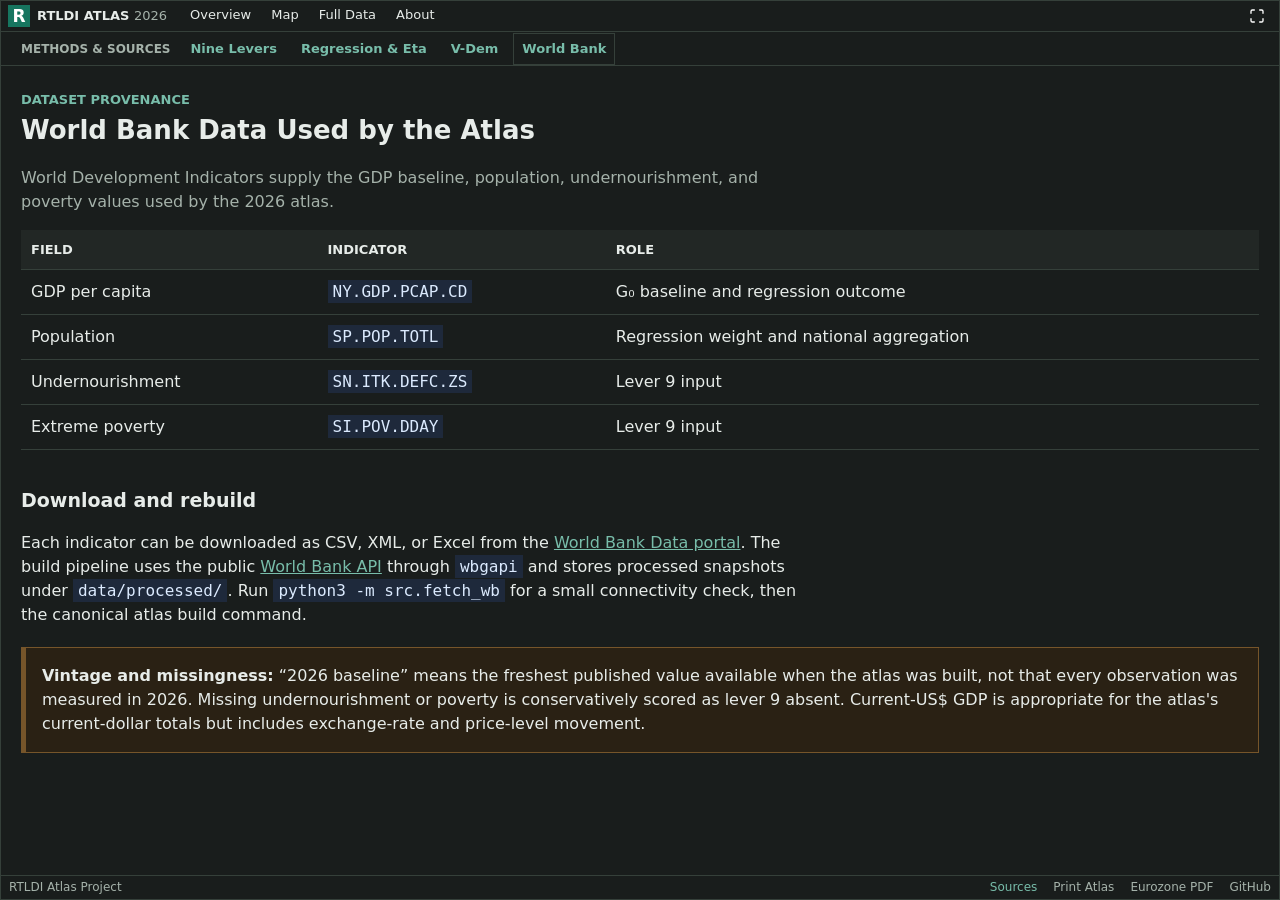
<file: outputs/html-atlas/world_bank.html>
<!DOCTYPE html>
<html lang="en"><head>
<!-- RTLDI app frame -->
<link rel="manifest" href="manifest.webmanifest">
<meta name="theme-color" content="#16755f">
<meta name="apple-mobile-web-app-capable" content="yes">
<link rel="apple-touch-icon" href="assets/icon-180.png">
<link rel="icon" href="assets/icon-192.png" type="image/png">
<link rel="stylesheet" href="embedded.css">
<script src="bootstrap.js"></script>
<meta charset="UTF-8"><meta name="viewport" content="width=device-width,initial-scale=1">
<title>World Bank Data Used by the Atlas | RTLDI Atlas 2026</title>
<script>
(function () {
  var now = new Date();
  var hour = now.getHours() + now.getMinutes() / 60;
  document.documentElement.dataset.theme = (hour < 7 || hour >= 19) ? 'night' : 'day';
})();
</script>
<style>
:root{--ink:#18202b;--muted:#5b6770;--rule:#c6d1da;--panel:#f4f8fa;--accent:#107e65;--warn:#9a5a16}
*{box-sizing:border-box}body{margin:0;background:#eef2f5;color:var(--ink);font:17px/1.6 Inter,system-ui,sans-serif}
.shell{max-width:1180px;margin:auto;background:white;min-height:100vh}
.brand{display:flex;gap:12px;align-items:center;font-weight:700}.mark{width:38px;height:38px;background:var(--accent);color:white;display:grid;place-items:center;font-size:22px}
nav{display:flex;gap:8px;flex-wrap:wrap}nav a,.button{border:1px solid var(--rule);padding:7px 11px;color:var(--ink);text-decoration:none;font-size:14px}nav a:hover,.button:hover{background:var(--panel)}
main{padding:42px 24px 70px}.hero{border-left:5px solid var(--accent);padding-left:20px;max-width:930px;margin-bottom:34px}.eyebrow{color:var(--accent);font-size:13px;font-weight:700;text-transform:uppercase}h1{font-size:clamp(2.2rem,5vw,4rem);line-height:1.04;margin:5px 0 12px}h2{font-size:1.55rem;margin:36px 0 12px}h3{font-size:1.12rem;margin:0 0 8px}p{max-width:850px}.lede{font-size:20px;color:var(--muted)}
.grid{display:grid;grid-template-columns:repeat(auto-fit,minmax(290px,1fr));gap:14px}.card{scroll-margin-top:130px;border:1px solid var(--rule);border-left:4px solid var(--accent);padding:18px;background:white}.total{font-size:27px;font-weight:750;font-variant-numeric:tabular-nums}.meta{color:var(--muted);font-size:14px}code{background:#edf3f5;padding:2px 5px}.citation-text{display:block;max-width:900px;padding:14px 16px;border-left:4px solid var(--accent);white-space:normal;font-size:14px;line-height:1.55}table{width:100%;border-collapse:collapse;margin:12px 0 24px}th,td{border-bottom:1px solid var(--rule);padding:10px;text-align:left;vertical-align:top}th{background:var(--panel);font-size:13px;text-transform:uppercase}.num{text-align:right;font-variant-numeric:tabular-nums}.callout{border:1px solid #e0c18e;border-left:5px solid var(--warn);background:#fff9ef;padding:16px;margin:20px 0}.bar{height:10px;background:#dfe8e8;margin-top:10px}.bar span{display:block;height:100%;background:var(--accent)}a{color:#0f766e}ul{padding-left:22px}.jump-nav{display:flex;gap:6px;flex-wrap:wrap;margin:22px 0 28px}.jump-nav a{min-width:36px;padding:6px 9px;border:1px solid var(--rule);text-align:center;text-decoration:none;font-size:13px;font-weight:700}@media(max-width:650px){main{padding:28px 16px 50px}}
html[data-theme="night"] body{--ink:var(--site-ink);--muted:var(--site-muted);--rule:var(--site-rule);--panel:var(--site-surface-soft);--accent:var(--site-accent);--warn:#f2b766}
html[data-theme="night"] .card,html[data-theme="night"] td{background:var(--site-surface);border-color:var(--site-rule)}html[data-theme="night"] th{background:var(--site-surface-soft)}html[data-theme="night"] .callout{background:#2a2114;border-color:#76552a}html[data-theme="night"] .bar{background:#334155}html[data-theme="night"] h1,html[data-theme="night"] h2,html[data-theme="night"] h3{color:var(--site-ink)}

  :root {
    --site-bg: #eef2f5;
    --site-surface: #ffffff;
    --site-surface-soft: #f5f8fa;
    --site-ink: #18202b;
    --site-muted: #5b6770;
    --site-rule: #c6d1da;
    --site-accent: #107e65;
    --site-accent-strong: #0b6754;
    color-scheme: light;
  }
  html[data-theme="night"] {
    --site-bg: #08111f;
    --site-surface: #111827;
    --site-surface-soft: #0f172a;
    --site-ink: #e5edf7;
    --site-muted: #9aa9bb;
    --site-rule: #334155;
    --site-accent: #2dd4bf;
    --site-accent-strong: #5eead4;
    color-scheme: dark;
  }
  html { background: var(--site-bg); }
  body { background: var(--site-bg); color: var(--site-ink); }
  .site-shell { background: var(--site-surface); color: var(--site-ink); }
  .site-header {
    position: sticky;
    inset-block-start: 0;
    z-index: 100;
    width: 100%;
    display: block;
    padding: 0;
    border: 0;
    border-bottom: 1px solid var(--site-rule);
    background: color-mix(in srgb, var(--site-surface) 96%, transparent);
    backdrop-filter: blur(12px);
  }
  .site-header-inner {
    min-height: 66px;
    padding: 10px 24px;
    display: grid;
    grid-template-columns: minmax(190px, auto) 1fr;
    align-items: center;
    gap: 24px;
  }
  .site-brand {
    min-width: 0;
    display: flex;
    align-items: center;
    gap: 11px;
    color: var(--site-ink);
    text-decoration: none;
  }
  .site-brand-mark {
    flex: 0 0 36px;
    width: 36px;
    height: 36px;
    display: grid;
    place-items: center;
    background: var(--site-accent);
    color: #fff;
    font-size: 21px;
    font-weight: 750;
  }
  .site-brand-copy { min-width: 0; }
  .site-brand-name {
    display: block;
    font-size: 16px;
    line-height: 1.15;
    font-weight: 720;
    white-space: nowrap;
  }
  .site-page-label {
    display: block;
    margin-top: 3px;
    color: var(--site-muted);
    font-size: 12px;
    line-height: 1.15;
    white-space: nowrap;
    overflow: hidden;
    text-overflow: ellipsis;
    max-width: 260px;
  }
  .site-primary-nav {
    min-width: 0;
    display: flex;
    align-items: center;
    justify-content: flex-end;
    gap: 3px;
  }
  .site-nav-link {
    min-height: 38px;
    padding: 8px 10px;
    border: 0;
    border-bottom: 2px solid transparent;
    display: inline-flex;
    align-items: center;
    justify-content: center;
    color: var(--site-muted);
    background: transparent;
    text-decoration: none;
    font-size: 14px;
    font-weight: 590;
    white-space: nowrap;
  }
  .site-nav-link:hover {
    color: var(--site-ink);
    background: var(--site-surface-soft);
  }
  .site-nav-link[aria-current="page"] {
    color: var(--site-accent-strong);
    border-bottom-color: var(--site-accent);
  }
  .site-nav-link.site-print-link {
    margin-left: 5px;
    border: 1px solid var(--site-rule);
    border-bottom-width: 1px;
    color: var(--site-ink);
  }
  .site-mobile-menu { display: none; }
  .site-context-nav {
    min-height: 44px;
    padding: 0 24px;
    border-bottom: 1px solid var(--site-rule);
    display: flex;
    align-items: center;
    gap: 6px;
    overflow-x: auto;
    background: var(--site-surface-soft);
    scrollbar-width: thin;
  }
  .site-context-label {
    margin-right: 5px;
    color: var(--site-muted);
    font-size: 12px;
    font-weight: 700;
    text-transform: uppercase;
    white-space: nowrap;
  }
  .site-context-link {
    padding: 6px 9px;
    border: 1px solid transparent;
    color: var(--site-muted);
    text-decoration: none;
    font-size: 13px;
    font-weight: 600;
    white-space: nowrap;
  }
  .site-context-link:hover {
    color: var(--site-ink);
    border-color: var(--site-rule);
    background: var(--site-surface);
  }
  .site-context-link[aria-current="page"] {
    color: var(--site-accent-strong);
    border-color: var(--site-rule);
    background: var(--site-surface);
  }
  .site-footer {
    padding: 24px;
    border-top: 1px solid var(--site-rule);
    display: flex;
    align-items: flex-start;
    justify-content: space-between;
    gap: 24px;
    color: var(--site-muted);
    background: var(--site-surface-soft);
    font-size: 13px;
    line-height: 1.5;
  }
  .site-footer-credit { max-width: 720px; }
  .site-footer strong { color: var(--site-ink); }
  .site-footer-links {
    display: flex;
    flex-wrap: wrap;
    justify-content: flex-end;
    gap: 6px 14px;
  }
  .site-footer a {
    color: var(--site-accent-strong);
    text-decoration: none;
  }
  .site-footer a:hover {
    text-decoration: underline;
    text-underline-offset: 3px;
  }
  html[data-theme="night"] .site-shell,
  html[data-theme="night"] .shell,
  html[data-theme="night"] .max-w-screen-xl {
    background: var(--site-surface) !important;
  }
  html[data-theme="night"] code {
    background: #1e293b;
    color: #dbeafe;
  }
  @media (max-width: 980px) {
    .site-header-inner {
      grid-template-columns: 1fr auto;
      gap: 12px;
      padding: 10px 16px;
    }
    .site-primary-nav { display: none; }
    .site-mobile-menu {
      position: relative;
      display: block;
    }
    .site-mobile-menu summary {
      min-width: 74px;
      min-height: 38px;
      padding: 8px 11px;
      border: 1px solid var(--site-rule);
      display: flex;
      align-items: center;
      justify-content: center;
      color: var(--site-ink);
      background: var(--site-surface);
      cursor: pointer;
      font-size: 14px;
      font-weight: 650;
      list-style: none;
    }
    .site-mobile-menu summary::-webkit-details-marker { display: none; }
    .site-mobile-menu[open] summary {
      border-color: var(--site-accent);
      color: var(--site-accent-strong);
    }
    .site-mobile-links {
      position: absolute;
      inset-block-start: calc(100% + 8px);
      inset-inline-end: 0;
      width: min(290px, calc(100vw - 32px));
      padding: 8px;
      border: 1px solid var(--site-rule);
      background: var(--site-surface);
      box-shadow: 0 14px 36px rgba(15, 23, 42, .18);
      display: grid;
      gap: 2px;
    }
    .site-mobile-links .site-nav-link {
      width: 100%;
      justify-content: flex-start;
      border: 0;
    }
    .site-mobile-links .site-nav-link[aria-current="page"] {
      background: var(--site-surface-soft);
      box-shadow: inset 3px 0 0 var(--site-accent);
    }
    .site-mobile-links .site-print-link { margin: 5px 0 0; }
    .site-context-nav { padding-inline: 16px; }
    .site-footer {
      padding: 22px 16px;
      flex-direction: column;
      gap: 14px;
    }
    .site-footer-links { justify-content: flex-start; }
  }
  @media (max-width: 520px) {
    .site-page-label { max-width: 190px; }
    .site-brand-name { font-size: 15px; }
  }

</style></head><body><div class="shell site-shell"><header class="site-header">
  <div class="site-header-inner">
    <a class="site-brand" href="index.html">
      <span class="site-brand-mark" aria-hidden="true">R</span>
      <span class="site-brand-copy">
        <span class="site-brand-name">RTLDI ATLAS 2026</span>
        <span class="site-page-label">World Bank Source</span>
      </span>
    </a>
    <nav class="site-primary-nav" aria-label="Primary"><a class="site-nav-link" href="index.html">Overview</a><a class="site-nav-link" href="global_interactive.html">Map</a><a class="site-nav-link" href="full_data.html">Full Data</a><a class="site-nav-link" href="levers.html">Levers</a><a class="site-nav-link" href="regression.html">Regression</a><a class="site-nav-link" href="vdem.html" aria-current="page">Sources</a><a class="site-nav-link" href="about.html">About</a><a class="site-nav-link site-print-link" href="../atlas/RTLDI_ATLAS_2026_ebook.pdf?v=2026.8.5">Print Atlas</a></nav>
    <details class="site-mobile-menu">
      <summary>Menu</summary>
      <nav class="site-mobile-links" aria-label="Primary mobile"><a class="site-nav-link" href="index.html">Overview</a><a class="site-nav-link" href="global_interactive.html">Map</a><a class="site-nav-link" href="full_data.html">Full Data</a><a class="site-nav-link" href="levers.html">Levers</a><a class="site-nav-link" href="regression.html">Regression</a><a class="site-nav-link" href="vdem.html" aria-current="page">Sources</a><a class="site-nav-link" href="about.html">About</a><a class="site-nav-link site-print-link" href="../atlas/RTLDI_ATLAS_2026_ebook.pdf?v=2026.8.5">Print Atlas</a></nav>
    </details>
  </div>
</header><nav class="site-context-nav" aria-label="Methods &amp; Sources"><span class="site-context-label">Methods &amp; Sources</span><a class="site-context-link" href="levers.html">Nine Levers</a><a class="site-context-link" href="regression.html">Regression &amp; Eta</a><a class="site-context-link" href="vdem.html">V-Dem</a><a class="site-context-link" href="world_bank.html" aria-current="page">World Bank</a></nav><main><section class="hero"><div class="eyebrow">Dataset provenance</div><h1>World Bank Data Used by the Atlas</h1></section><p class="lede">World Development Indicators supply the GDP baseline, population, undernourishment, and poverty values used by the 2026 atlas.</p><table><thead><tr><th>Field</th><th>Indicator</th><th>Role</th></tr></thead><tbody><tr><td>GDP per capita</td><td><code>NY.GDP.PCAP.CD</code></td><td>G₀ baseline and regression outcome</td></tr><tr><td>Population</td><td><code>SP.POP.TOTL</code></td><td>Regression weight and national aggregation</td></tr><tr><td>Undernourishment</td><td><code>SN.ITK.DEFC.ZS</code></td><td>Lever 9 input</td></tr><tr><td>Extreme poverty</td><td><code>SI.POV.DDAY</code></td><td>Lever 9 input</td></tr></tbody></table><h2>Download and rebuild</h2><p>Each indicator can be downloaded as CSV, XML, or Excel from the <a href="https://data.worldbank.org/">World Bank Data portal</a>. The build pipeline uses the public <a href="https://datahelpdesk.worldbank.org/knowledgebase/topics/125589-developer-information">World Bank API</a> through <code>wbgapi</code> and stores processed snapshots under <code>data/processed/</code>. Run <code>python3 -m src.fetch_wb</code> for a small connectivity check, then the canonical atlas build command.</p><div class="callout"><strong>Vintage and missingness:</strong> “2026 baseline” means the freshest published value available when the atlas was built, not that every observation was measured in 2026. Missing undernourishment or poverty is conservatively scored as lever 9 absent. Current-US$ GDP is appropriate for the atlas's current-dollar totals but includes exchange-rate and price-level movement.</div></main><footer class="site-footer">
  <div class="site-footer-credit"><strong><a href="about.html">RTLDI Atlas Project</a></strong><br>Open-source atlas, data pipeline, and generated outputs released under the MIT License.</div>
  <nav class="site-footer-links" aria-label="Project information">
    <a href="about.html">About &amp; citation</a>
    <a href="https://github.com/SJAH9/rtldi-atlas">GitHub repository</a>
  </nav>
</footer></div><script>
(function () {
  function applyAtlasTheme() {
    var now = new Date();
    var hour = now.getHours() + now.getMinutes() / 60;
    var theme = (hour < 7 || hour >= 19) ? 'night' : 'day';
    var previous = document.documentElement.dataset.theme;
    document.documentElement.dataset.theme = theme;
    if (document.body) document.body.classList.toggle('night-mode', theme === 'night');
    if (previous !== theme) {
      window.dispatchEvent(new CustomEvent('rtldi-theme-change', {detail: {theme: theme}}));
    }
  }
  applyAtlasTheme();
  window.setInterval(applyAtlasTheme, 60 * 1000);
  document.addEventListener('visibilitychange', function () {
    if (!document.hidden) applyAtlasTheme();
  });
})();
</script></body></html>
</file>
<file: outputs/html-atlas/embedded.css>
@import url('theme.css');
html.atlas-embedded { scroll-padding-top:42px; }
html.atlas-embedded body {
  --site-bg:var(--atlas-surface); --site-surface:var(--atlas-surface); --site-surface-soft:var(--atlas-soft);
  --site-ink:var(--atlas-ink); --site-muted:var(--atlas-muted); --site-rule:var(--atlas-rule);
  --site-accent:var(--atlas-accent); --site-accent-strong:var(--atlas-accent);
  --ink:var(--atlas-ink); --muted:var(--atlas-muted); --rule:var(--atlas-rule); --panel:var(--atlas-soft);
  --accent:var(--atlas-accent); --blue:var(--atlas-accent);
  margin:0 !important; background:var(--atlas-surface) !important; color:var(--atlas-ink) !important;
  font:16px/1.5 system-ui,sans-serif !important; letter-spacing:0;
}
html.atlas-embedded body .site-header,html.atlas-embedded body .site-footer { display:none !important; }
html.atlas-embedded body .site-shell { max-width:none !important; margin:0 !important; min-height:100vh; background:var(--atlas-surface) !important; box-shadow:none; }
html.atlas-embedded body .site-context-nav { position:sticky; top:0; z-index:20; flex-wrap:nowrap !important; min-height:34px; padding-inline:20px; background:var(--atlas-surface) !important; }
html.atlas-embedded body .site-context-nav a { min-height:32px; padding:4px 8px; display:inline-flex; align-items:center; }
html.atlas-embedded body .card { scroll-margin-top:42px !important; border-color:var(--atlas-rule) !important; background:var(--atlas-surface) !important; }
html.atlas-embedded body h1 { font:650 26px/1.2 system-ui,sans-serif !important; letter-spacing:0; }
html.atlas-embedded body h2,html.atlas-embedded body .section-title { font-size:19px !important; }
html.atlas-embedded body h3 { font-size:16px !important; }
html.atlas-embedded body main { padding:24px 20px 40px; }
html.atlas-embedded body .hero { border:0; padding:0; margin-bottom:20px; }
html.atlas-embedded body p { max-width:78ch; }
html.atlas-embedded body .lede { font-size:16px !important; }
html.atlas-embedded body .bg-white,html.atlas-embedded body .bg-slate-50,html.atlas-embedded body .bg-slate-100,html.atlas-embedded body .bg-teal-50,
html.atlas-embedded body .map-frame,html.atlas-embedded body .panel-head,html.atlas-embedded body .metric,
html.atlas-embedded body .summary-box,html.atlas-embedded body .rank-list,html.atlas-embedded body .hint,html.atlas-embedded body .component,
html.atlas-embedded body .lever-row,html.atlas-embedded body #country-panel { background:var(--atlas-surface) !important; border-color:var(--atlas-rule) !important; }
html.atlas-embedded body [class*="text-slate-9"],html.atlas-embedded body [class*="text-slate-8"] { color:var(--atlas-ink) !important; }
html.atlas-embedded body [class*="text-slate-4"],html.atlas-embedded body [class*="text-slate-5"],html.atlas-embedded body [class*="text-slate-6"],html.atlas-embedded body [class*="text-slate-7"] { color:var(--atlas-muted) !important; }
html.atlas-embedded body [class*="text-teal-"] { color:var(--atlas-accent) !important; }
html.atlas-embedded body a { color:var(--atlas-accent); }
html.atlas-embedded body [class*="tracking-"],html.atlas-embedded body .eyebrow { letter-spacing:0 !important; }
html.atlas-embedded body [class*="border-slate-"] { border-color:var(--atlas-rule) !important; }
html.atlas-embedded body th { background:var(--atlas-soft) !important; color:var(--atlas-ink) !important; }
html.atlas-embedded body td { background:var(--atlas-surface) !important; }
html.atlas-embedded body .atlas-overview { padding:24px 20px 20px; }
html.atlas-embedded body .atlas-overview-title { margin:0; }
html.atlas-embedded body .atlas-overview-subtitle { margin:8px 0 20px; color:var(--atlas-muted); font-size:16px; }
html.atlas-embedded body .atlas-metrics { display:grid; grid-template-columns:repeat(4,minmax(0,1fr)); border-block:1px solid var(--atlas-rule); }
html.atlas-embedded body .atlas-overview-metric { min-width:0; padding:14px 18px; border-right:1px solid var(--atlas-rule); }
html.atlas-embedded body .atlas-overview-metric:first-child { padding-left:0; }
html.atlas-embedded body .atlas-overview-metric:last-child { border-right:0; }
html.atlas-embedded body .atlas-overview-metric .stat { font-size:28px !important; font-weight:600; }
html.atlas-embedded body .atlas-overview-metric > :first-child { font-size:12px !important; line-height:1.4; color:var(--atlas-muted); }
html.atlas-embedded body .atlas-overview-metric > :last-child { font-size:12px !important; color:var(--atlas-muted) !important; }
html.atlas-embedded body .atlas-overview-notes { margin-top:12px; font-size:14px; color:var(--atlas-muted); }
html.atlas-embedded body .atlas-overview-notes summary { cursor:pointer; width:fit-content; color:var(--atlas-accent); }
html.atlas-embedded body .atlas-overview-notes p { margin-top:8px; }
html.atlas-embedded body .px-6 { padding-inline:20px; }
html.atlas-embedded body .atlas-overview-metric > * { overflow-wrap:anywhere; }
html.atlas-embedded[data-atlas-fullscreen="true"] body main { padding:16px 14px 32px; }
html.atlas-embedded[data-atlas-fullscreen="true"] body .atlas-overview { padding:16px 14px; }
html.atlas-embedded[data-atlas-fullscreen="true"] body .px-6 { padding-inline:14px; }
@media (max-width:640px) {
  html.atlas-embedded body .items-baseline.justify-between { flex-direction:column; align-items:flex-start; gap:4px; }
  html.atlas-embedded body .atlas-metrics { grid-template-columns:repeat(2,minmax(0,1fr)); }
  html.atlas-embedded body .atlas-overview-metric { padding:12px; }
  html.atlas-embedded body .atlas-overview-metric:nth-child(2n) { border-right:0; }
  html.atlas-embedded body .atlas-overview-metric:nth-child(n+3) { border-top:1px solid var(--atlas-rule); }
  html.atlas-embedded body .atlas-overview-metric:nth-child(3) { padding-left:0; }
  html.atlas-embedded body .site-shell .grid > * { min-width:0; }
}
@media (max-width:360px) { html.atlas-embedded body .site-shell .grid { grid-template-columns:minmax(0,1fr) !important; } }
</file>
